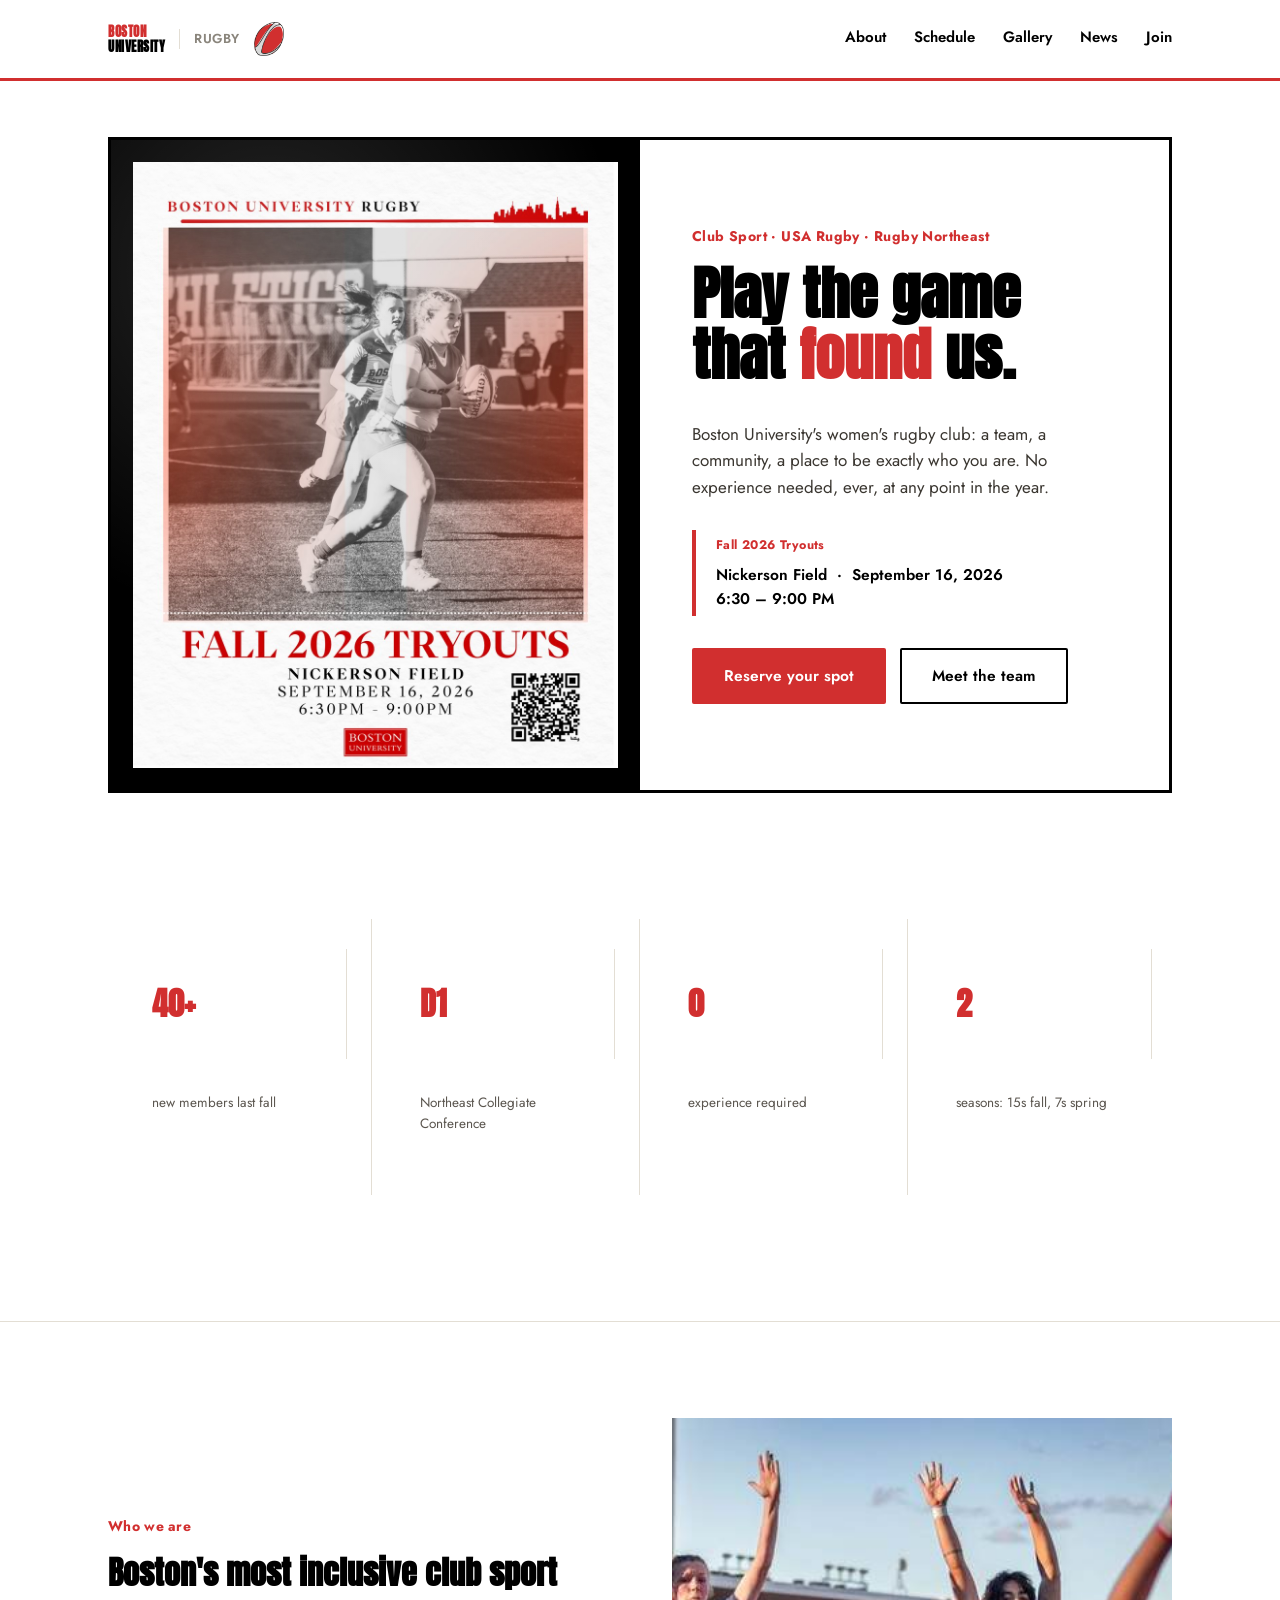
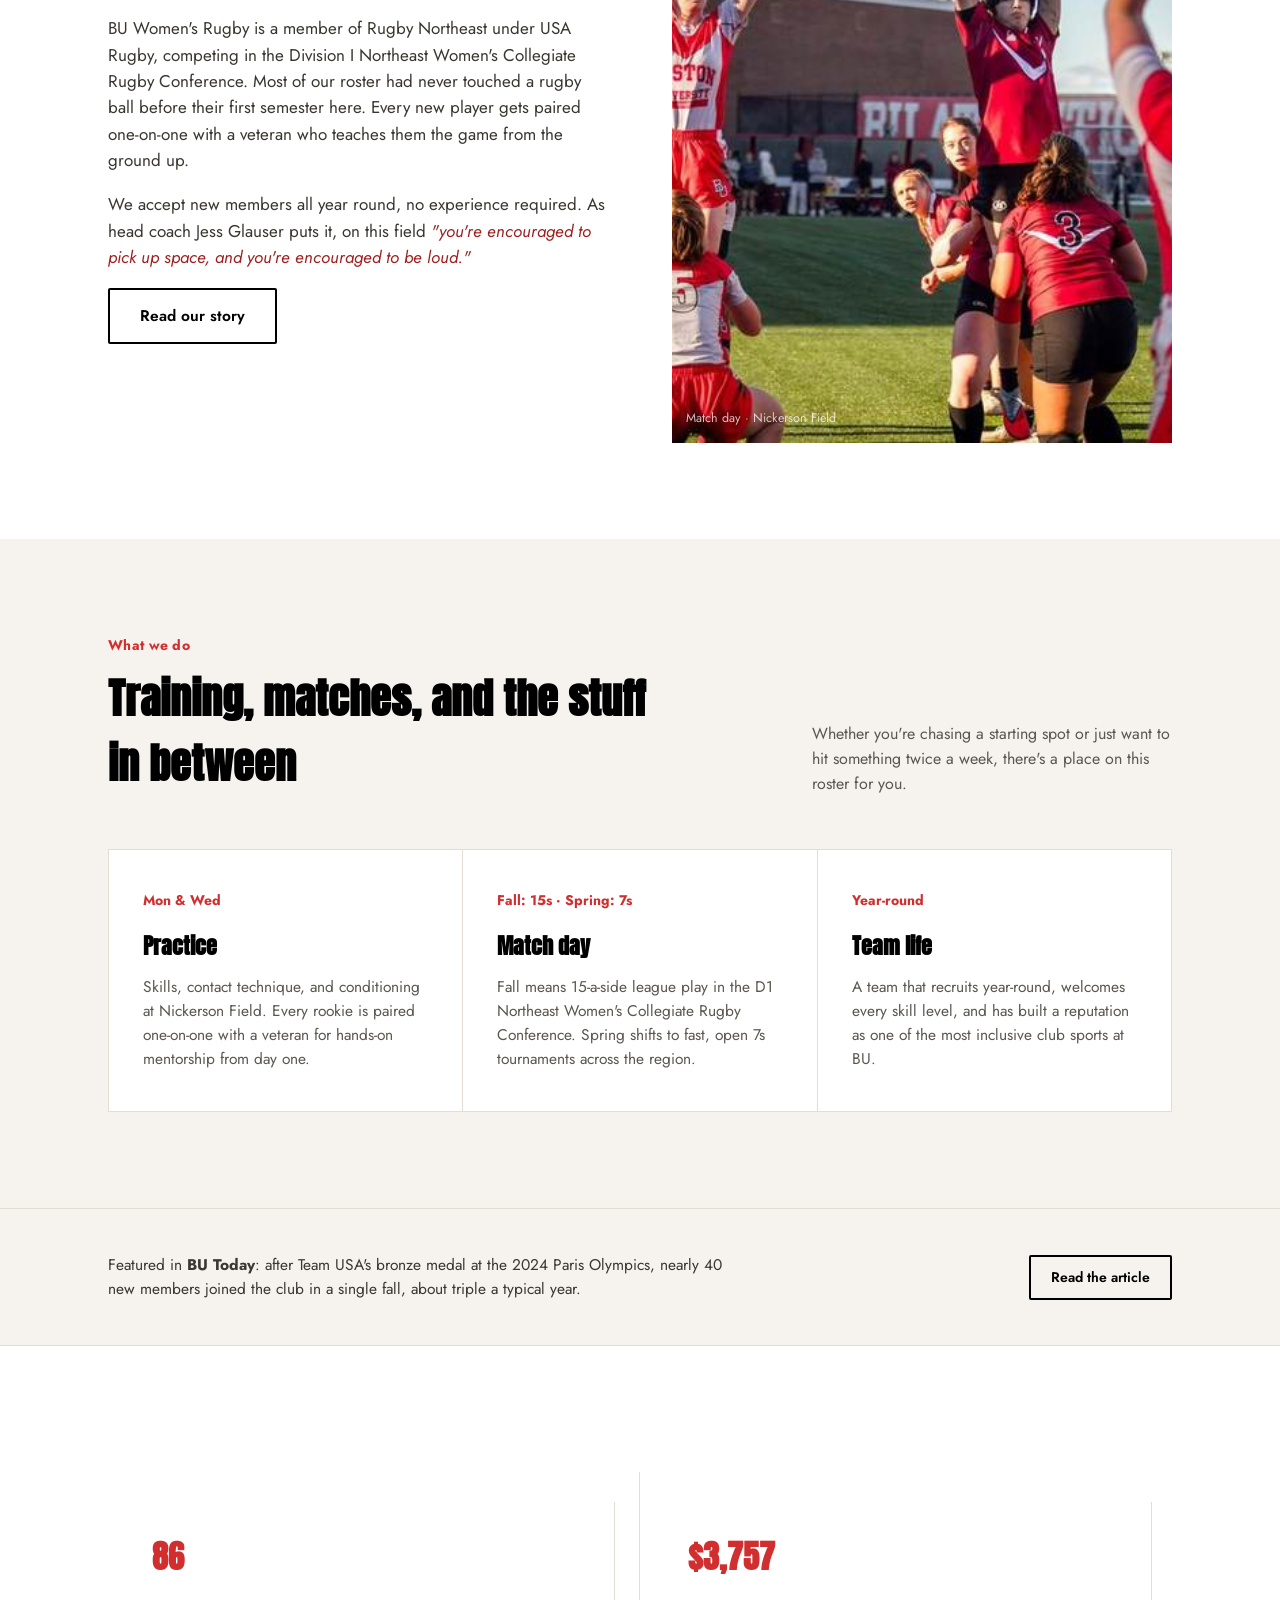
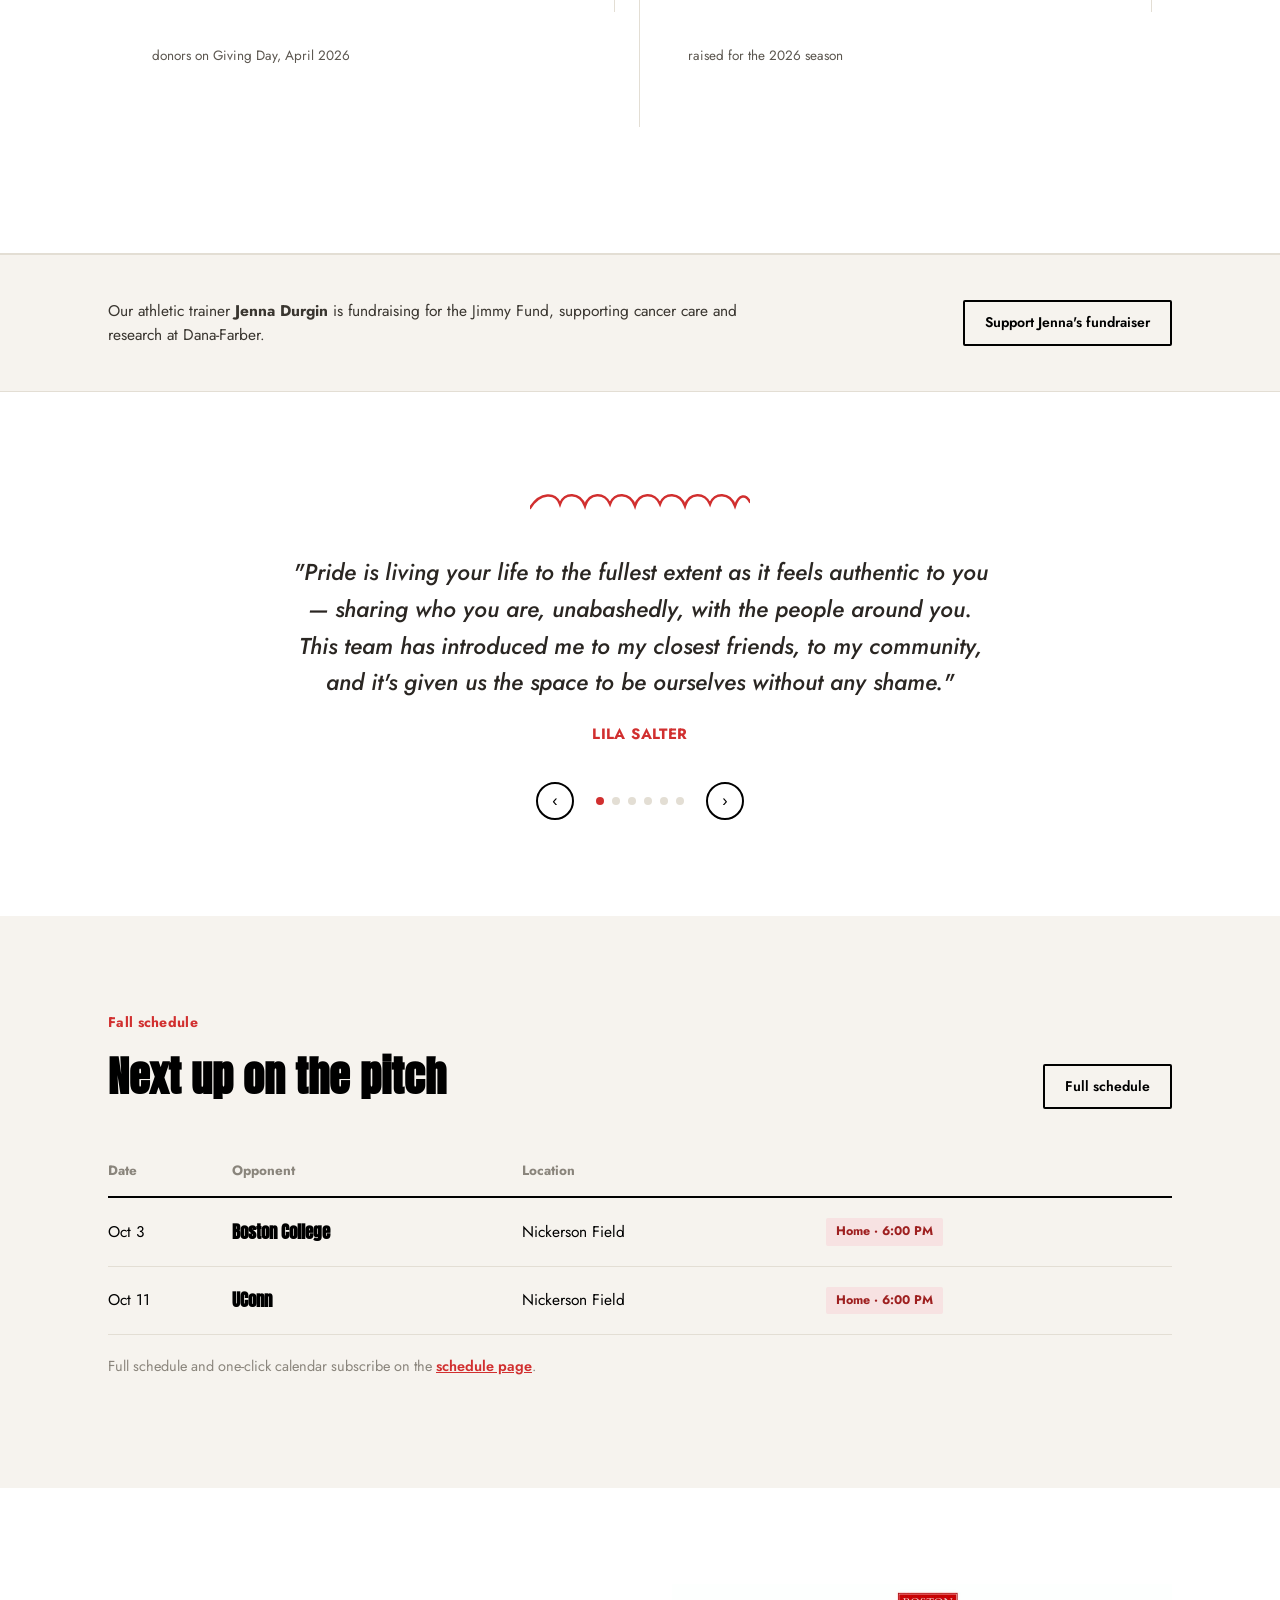
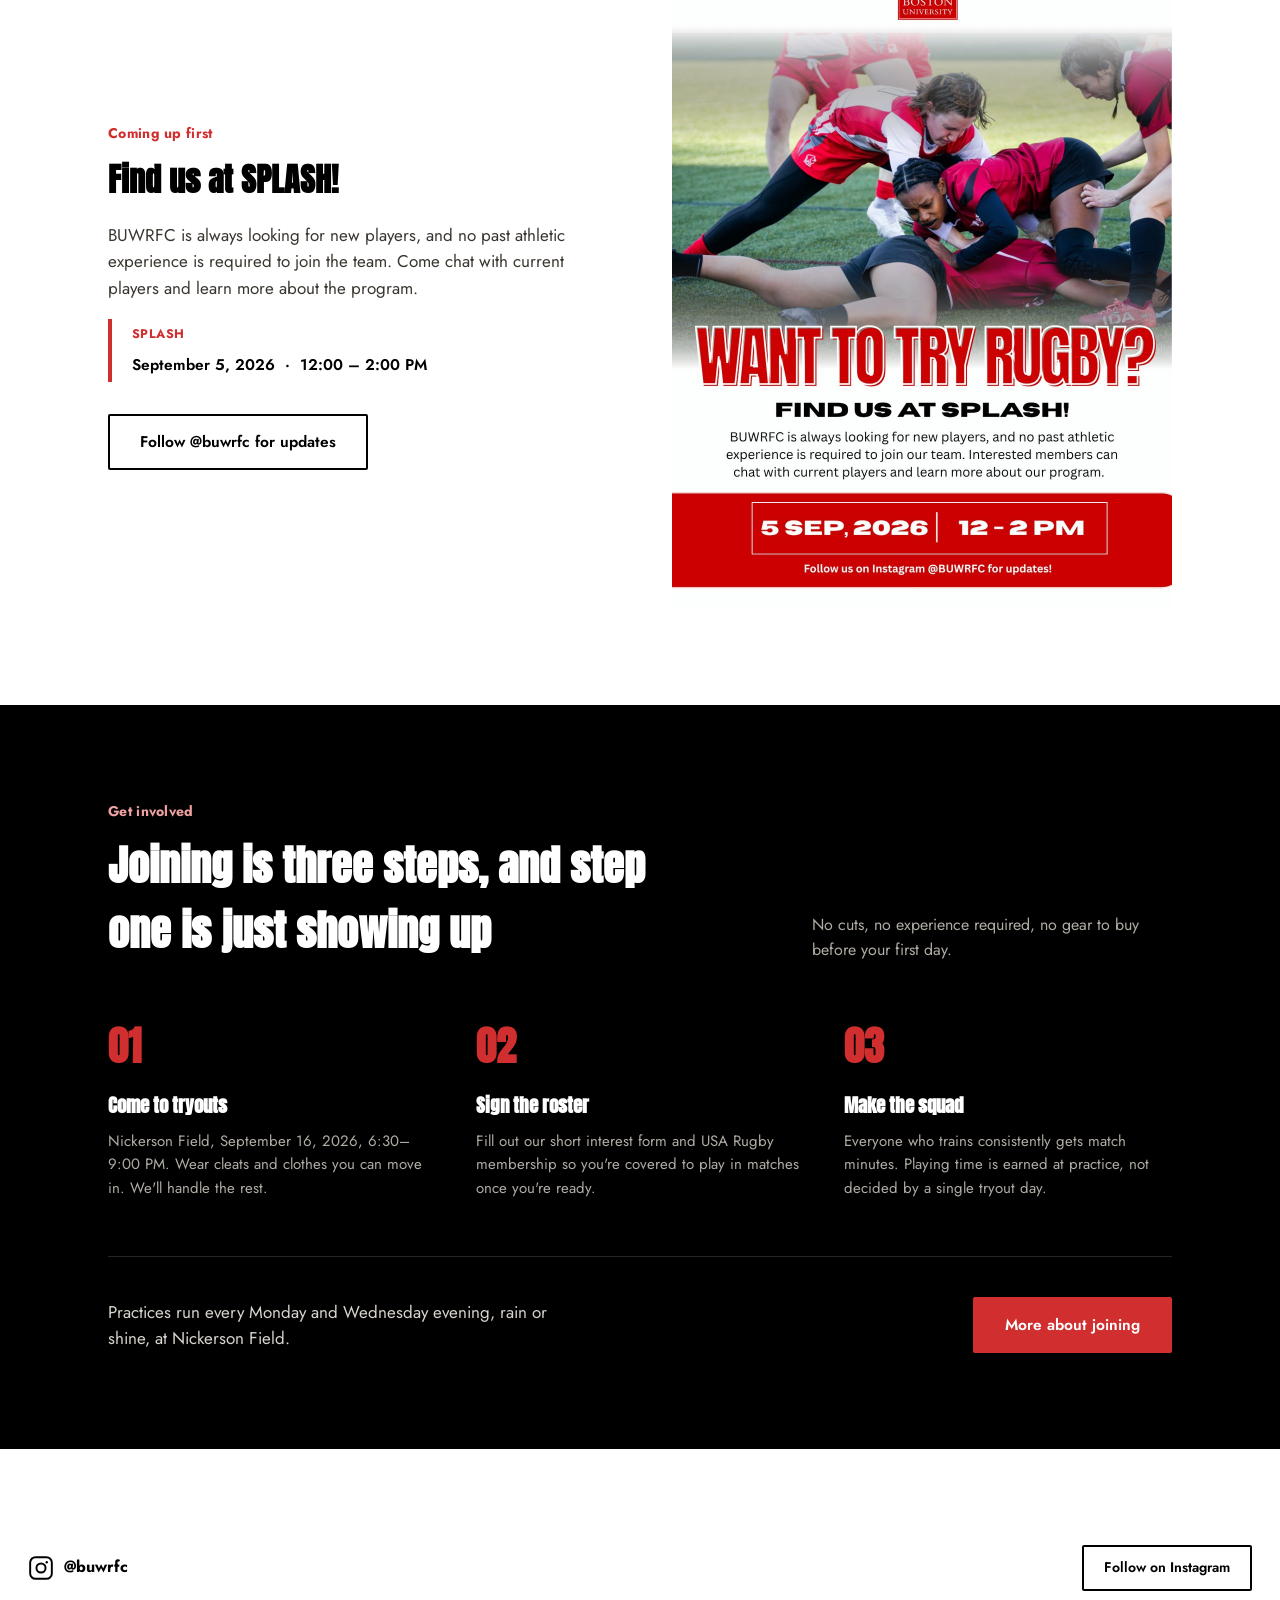
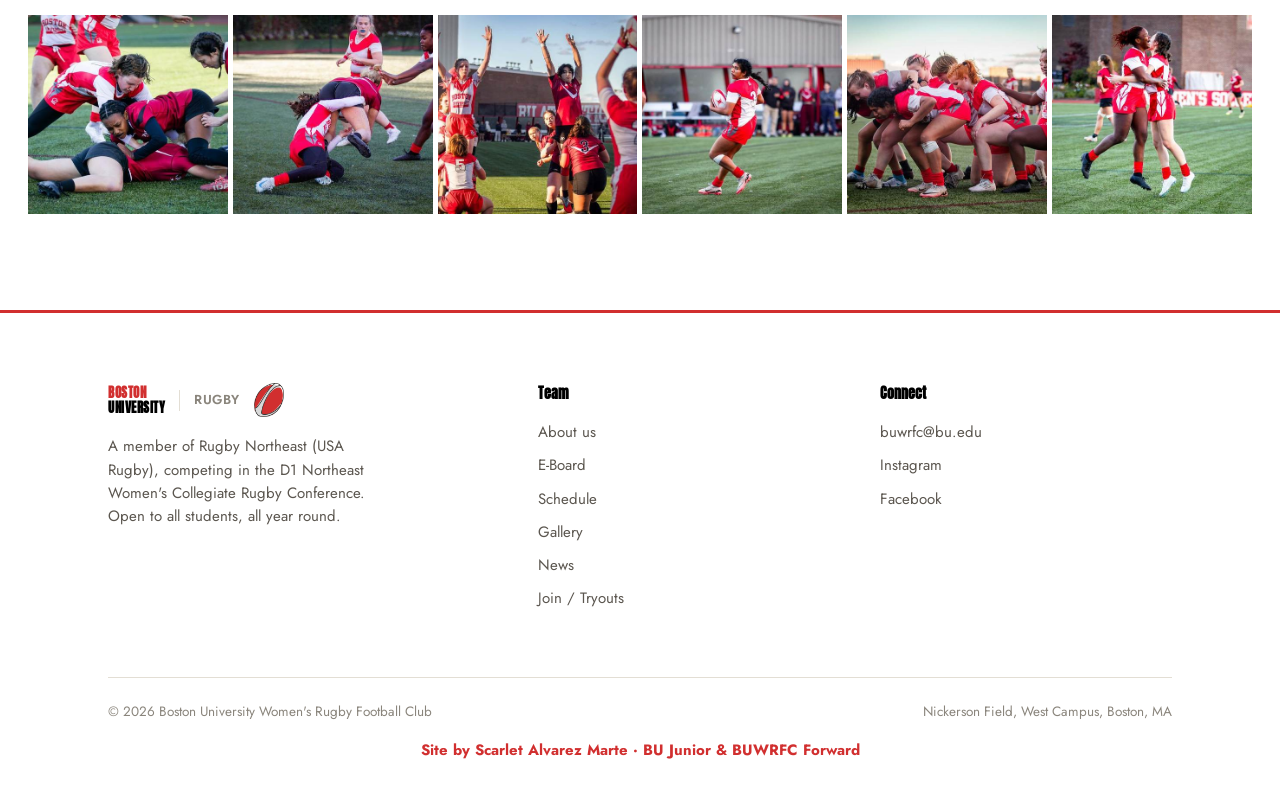
<file: index.html>
<!DOCTYPE html>
<html lang="en">
<head>
<meta charset="UTF-8">
<meta name="viewport" content="width=device-width, initial-scale=1.0">
<meta name="theme-color" content="#D12F2F">
<title>Boston University Women's Rugby</title>
<meta name="description" content="Boston University's women's rugby club, D1 Northeast Collegiate Rugby Conference. No experience needed, ever, at any point in the year.">
<link rel="preconnect" href="https://fonts.googleapis.com">
<link rel="preconnect" href="https://fonts.gstatic.com" crossorigin>
<link href="https://fonts.googleapis.com/css2?family=Anton&family=Jost:ital,wght@0,400;0,500;0,600;0,700;1,400;1,500&display=swap" rel="stylesheet">
<link rel="icon" type="image/png" href="images/brand/favicon.png">
<link rel="preload" as="image" href="images/flyers/fall-2026-tryouts.jpg">
<link rel="stylesheet" href="css/styles.css">
</head>
<body>

<a href="#main" class="skip-link">Skip to content</a>

<header>
  <nav class="wrap">
    <a href="index.html" class="wordmark">
      <span class="type"><span class="l1">BOSTON</span><span class="l2">UNIVERSITY</span></span>
      <span class="rugby">RUGBY</span>
      <img src="images/brand/logo.png" class="logo-mark" alt="">
    </a>
    <button class="nav-toggle" aria-label="Toggle menu" aria-expanded="false">&#9776;</button>
    <div class="nav-links">
      <a href="about.html">About</a>
      <a href="schedule.html">Schedule</a>
      <a href="gallery.html">Gallery</a>
      <a href="news.html">News</a>
      <a href="join.html">Join</a>
    </div>
  </nav>
</header>

<main id="main">

<section class="hero">
  <div class="wrap">
    <div class="poster">
      <div class="poster-photo" style="background:var(--ink);display:flex;align-items:center;justify-content:center;padding:22px;">
        <img src="images/flyers/fall-2026-tryouts.jpg" alt="Fall 2026 Tryouts flyer — Nickerson Field, September 16, 2026, 6:30–9:00 PM" style="width:100%;height:100%;object-fit:contain;" fetchpriority="high" decoding="async">
      </div>
      <div class="poster-copy">
        <div class="eyebrow">Club Sport &middot; USA Rugby &middot; Rugby Northeast</div>
        <h1>Play the game that <em>found</em> us.</h1>
        <p class="lede">Boston University's women's rugby club: a team, a community, a place to be exactly who you are. No experience needed, ever, at any point in the year.</p>
        <div class="tryout-box">
          <div class="tt">Fall 2026 Tryouts</div>
          <div class="dd">Nickerson Field &nbsp;&middot;&nbsp; September 16, 2026<br>6:30 – 9:00 PM</div>
        </div>
        <div class="hero-actions">
          <a href="https://docs.google.com/forms/d/e/1FAIpQLSetIzswO61RPO-DrUgRH1f7dVWN2hSFOVGSuI70FwOwYaRfzw/viewform?pli=1" target="_blank" rel="noopener" class="btn btn-solid">Reserve your spot</a>
          <a href="about.html" class="btn btn-outline">Meet the team</a>
        </div>
      </div>
    </div>
  </div>
</section>

<section class="stats">
  <div class="wrap">
    <div><div class="num">40+</div><div class="lbl">new members last fall</div></div>
    <div><div class="num">D1</div><div class="lbl">Northeast Collegiate Conference</div></div>
    <div><div class="num">0</div><div class="lbl">experience required</div></div>
    <div><div class="num">2</div><div class="lbl">seasons: 15s fall, 7s spring</div></div>
  </div>
</section>

<section id="about" data-reveal>
  <div class="wrap about-grid">
    <div class="about-copy">
      <div class="kicker">Who we are</div>
      <h2 style="font-size:32px;margin-bottom:18px;font-weight:700;">Boston's most inclusive club sport</h2>
      <p>BU Women's Rugby is a member of Rugby Northeast under USA Rugby, competing in the Division I Northeast Women's Collegiate Rugby Conference. Most of our roster had never touched a rugby ball before their first semester here. Every new player gets paired one-on-one with a veteran who teaches them the game from the ground up.</p>
      <p>We accept new members all year round, no experience required. As head coach Jess Glauser puts it, on this field <span class="quote-inline">"you're encouraged to pick up space, and you're encouraged to be loud."</span></p>
      <a href="about.html" class="btn btn-outline">Read our story</a>
    </div>
    <div class="about-photo">
      <img src="images/gallery/action-5735.jpg" alt="BU Women's Rugby players competing at a ruck" loading="lazy" decoding="async">
      <div class="cap">Match day &middot; Nickerson Field</div>
    </div>
  </div>
</section>

<section id="program" style="background:var(--bone);" data-reveal>
  <div class="wrap">
    <div class="section-head">
      <div>
        <div class="kicker">What we do</div>
        <h2>Training, matches, and the stuff in between</h2>
      </div>
      <p>Whether you're chasing a starting spot or just want to hit something twice a week, there's a place on this roster for you.</p>
    </div>
    <div class="pillars">
      <div class="pillar">
        <div class="idx">Mon &amp; Wed</div>
        <h3>Practice</h3>
        <p>Skills, contact technique, and conditioning at Nickerson Field. Every rookie is paired one-on-one with a veteran for hands-on mentorship from day one.</p>
      </div>
      <div class="pillar">
        <div class="idx">Fall: 15s &middot; Spring: 7s</div>
        <h3>Match day</h3>
        <p>Fall means 15-a-side league play in the D1 Northeast Women's Collegiate Rugby Conference. Spring shifts to fast, open 7s tournaments across the region.</p>
      </div>
      <div class="pillar">
        <div class="idx">Year-round</div>
        <h3>Team life</h3>
        <p>A team that recruits year-round, welcomes every skill level, and has built a reputation as one of the most inclusive club sports at BU.</p>
      </div>
    </div>
  </div>
</section>

<section class="press-strip">
  <div class="wrap">
    <p>
      Featured in <strong>BU Today</strong>: after Team USA's bronze medal at the 2024 Paris Olympics, nearly 40 new members joined the club in a single fall, about triple a typical year.
    </p>
    <a href="https://www.bu.edu/articles/2024/womens-rugby-club-popularity-soars/" target="_blank" rel="noopener" class="btn btn-outline btn-sm">Read the article</a>
  </div>
</section>

<section class="stats">
  <div class="wrap" style="grid-template-columns:repeat(2,1fr);">
    <div><div class="num">86</div><div class="lbl">donors on Giving Day, April 2026</div></div>
    <div><div class="num">$3,757</div><div class="lbl">raised for the 2026 season</div></div>
  </div>
</section>

<section class="press-strip">
  <div class="wrap">
    <p>
      Our athletic trainer <strong>Jenna Durgin</strong> is fundraising for the Jimmy Fund, supporting cancer care and research at Dana-Farber.
    </p>
    <a href="https://danafarber.jimmyfund.org/site/TR?px=2903320&pg=personal&fr_id=2651" target="_blank" rel="noopener" class="btn btn-outline btn-sm">Support Jenna's fundraiser</a>
  </div>
</section>

<section class="testimonials" data-reveal>
  <div class="wrap">
    <svg class="hearts" width="220" height="30" viewBox="0 0 220 30" fill="none" aria-hidden="true">
      <path d="M0 20 C10 4, 26 4, 30 16 C34 4, 50 4, 55 18 C59 4, 75 4, 80 16 C84 4, 100 4, 105 18 C109 4, 125 4, 130 16 C134 4, 150 4, 155 18 C159 4, 175 4, 180 16 C184 4, 200 4, 205 18 C209 6, 216 6, 220 14"
        stroke="var(--scarlet)" stroke-width="2.5" fill="none" stroke-linecap="round"/>
    </svg>

    <div class="t-slide active" data-slide="0">
      <blockquote>"Pride is living your life to the fullest extent as it feels authentic to you — sharing who you are, unabashedly, with the people around you. This team has introduced me to my closest friends, to my community, and it's given us the space to be ourselves without any shame."</blockquote>
      <div class="att">LILA SALTER</div>
    </div>
    <div class="t-slide" data-slide="1">
      <blockquote>"Pride is something that is very important to me and to our team. It connects many of us together and creates an amazing community on and off the field that I'm proud to be a part of!"</blockquote>
      <div class="att">TARA MOORE</div>
    </div>
    <div class="t-slide" data-slide="2">
      <blockquote>"Rugby reminded me why I loved playing team sports. I've been introduced to a family full of the funniest, kindest, and most hardworking people. Whenever you're feeling down, the girls at rugby will always have your back."</blockquote>
      <div class="att">VANESSA LUK<span class="cls">CGS '27</span></div>
    </div>
    <div class="t-slide" data-slide="3">
      <blockquote>"I played rugby in high school and I loved everything about it. When I joined the team here, I expected nothing less. We all get along so well, we're like one big family!"</blockquote>
      <div class="att">KIT HUMBARGER<span class="cls">CAS '29</span></div>
    </div>
    <div class="t-slide" data-slide="4">
      <blockquote>"My favorite thing about BUWRFC are the friendships I've built and the opportunity to compete in a sport that I love. This season I want to prioritize our growth, both as competitors and as a community."</blockquote>
      <div class="att">ARIANNA REGISTER<span class="cls">CAS '27</span></div>
    </div>
    <div class="t-slide" data-slide="5">
      <blockquote>"This team is amazing in so many ways — we never give up and are always there for each other. The welcoming environment made me want to join my freshman year, and it's the best decision I made!"</blockquote>
      <div class="att">ISABEL GORDON<span class="cls">CAS '27</span></div>
    </div>

    <div class="t-controls">
      <button class="t-arrow" id="t-prev" aria-label="Previous quote">&#8249;</button>
      <div class="t-dots" id="t-dots"></div>
      <button class="t-arrow" id="t-next" aria-label="Next quote">&#8250;</button>
    </div>
  </div>
</section>

<section style="background:var(--bone);" data-reveal>
  <div class="wrap">
    <div class="section-head">
      <div>
        <div class="kicker">Fall schedule</div>
        <h2>Next up on the pitch</h2>
      </div>
      <p><a href="schedule.html" class="btn btn-outline btn-sm">Full schedule</a></p>
    </div>
    <div class="table-scroll">
    <table class="schedule" style="width:100%;border-collapse:collapse;">
      <thead><tr><th style="text-align:left;font-weight:700;font-size:13.5px;color:var(--faint);padding:0 0 14px;border-bottom:2px solid var(--ink);">Date</th><th style="text-align:left;font-weight:700;font-size:13.5px;color:var(--faint);padding:0 0 14px;border-bottom:2px solid var(--ink);">Opponent</th><th style="text-align:left;font-weight:700;font-size:13.5px;color:var(--faint);padding:0 0 14px;border-bottom:2px solid var(--ink);">Location</th><th style="border-bottom:2px solid var(--ink);"></th></tr></thead>
      <tbody>
        <tr><td style="padding:20px 0;border-bottom:1px solid var(--line);font-size:15.5px;">Oct 3</td><td class="opp" style="padding:20px 0;border-bottom:1px solid var(--line);font-weight:700;font-size:17px;font-family:'Anton',sans-serif;">Boston College</td><td style="padding:20px 0;border-bottom:1px solid var(--line);font-size:15.5px;">Nickerson Field</td><td style="padding:20px 0;border-bottom:1px solid var(--line);"><span class="tag tag-home">Home &middot; 6:00 PM</span></td></tr>
        <tr><td style="padding:20px 0;border-bottom:1px solid var(--line);font-size:15.5px;">Oct 11</td><td class="opp" style="padding:20px 0;border-bottom:1px solid var(--line);font-weight:700;font-size:17px;font-family:'Anton',sans-serif;">UConn</td><td style="padding:20px 0;border-bottom:1px solid var(--line);font-size:15.5px;">Nickerson Field</td><td style="padding:20px 0;border-bottom:1px solid var(--line);"><span class="tag tag-home">Home &middot; 6:00 PM</span></td></tr>
      </tbody>
    </table>
    </div>
    <p class="schedule-note" style="margin-top:20px;">Full schedule and one-click calendar subscribe on the <a href="schedule.html" style="color:var(--scarlet);font-weight:600;">schedule page</a>.</p>
  </div>
</section>

<section data-reveal>
  <div class="wrap about-grid">
    <div class="about-copy">
      <div class="kicker">Coming up first</div>
      <h2 style="font-size:32px;margin-bottom:18px;font-weight:700;">Find us at SPLASH!</h2>
      <p>BUWRFC is always looking for new players, and no past athletic experience is required to join the team. Come chat with current players and learn more about the program.</p>
      <div class="tryout-box">
        <div class="tt">SPLASH</div>
        <div class="dd">September 5, 2026 &nbsp;&middot;&nbsp; 12:00 – 2:00 PM</div>
      </div>
      <a href="https://www.instagram.com/buwrfc/" target="_blank" rel="noopener" class="btn btn-outline">Follow @buwrfc for updates</a>
    </div>
    <div class="about-photo" style="aspect-ratio:4/5;">
      <img src="images/flyers/splash-2026.jpg" alt="Want to try rugby? Find us at SPLASH! — September 5, 2026, 12–2 PM" style="object-position:top;" loading="lazy" decoding="async">
    </div>
  </div>
</section>

<section class="join" id="tryouts" data-reveal>
  <div class="wrap">
    <div class="section-head">
      <div>
        <div class="kicker" style="color:var(--scarlet-light);">Get involved</div>
        <h2>Joining is three steps, and step one is just showing up</h2>
      </div>
      <p>No cuts, no experience required, no gear to buy before your first day.</p>
    </div>
    <div class="steps">
      <div class="step">
        <div class="num">01</div>
        <h3>Come to tryouts</h3>
        <p>Nickerson Field, September 16, 2026, 6:30–9:00 PM. Wear cleats and clothes you can move in. We'll handle the rest.</p>
      </div>
      <div class="step">
        <div class="num">02</div>
        <h3>Sign the roster</h3>
        <p>Fill out our short interest form and USA Rugby membership so you're covered to play in matches once you're ready.</p>
      </div>
      <div class="step">
        <div class="num">03</div>
        <h3>Make the squad</h3>
        <p>Everyone who trains consistently gets match minutes. Playing time is earned at practice, not decided by a single tryout day.</p>
      </div>
    </div>
    <div class="join-cta">
      <p>Practices run every Monday and Wednesday evening, rain or shine, at Nickerson Field.</p>
      <a href="join.html" class="btn btn-solid">More about joining</a>
    </div>
  </div>
</section>

<section data-reveal>
  <div class="wrap" style="max-width:100%;">
    <div class="insta-head">
      <div class="handle">
        <svg width="26" height="26" viewBox="0 0 24 24" fill="none" aria-hidden="true">
          <rect x="2" y="2" width="20" height="20" rx="5" stroke="var(--ink)" stroke-width="1.8"/>
          <circle cx="12" cy="12" r="4.2" stroke="var(--ink)" stroke-width="1.8"/>
          <circle cx="17.3" cy="6.7" r="1.1" fill="var(--ink)"/>
        </svg>
        @buwrfc
      </div>
      <a href="https://www.instagram.com/buwrfc/" target="_blank" rel="noopener" class="btn btn-outline btn-sm">Follow on Instagram</a>
    </div>
    <div class="insta-grid">
      <a class="insta-tile" href="https://www.instagram.com/buwrfc/" target="_blank" rel="noopener"><img src="images/gallery/action-4952.jpg" alt="BU Women's Rugby on Instagram" loading="lazy"><span class="overlay">&#9825;</span></a>
      <a class="insta-tile" href="https://www.instagram.com/buwrfc/" target="_blank" rel="noopener"><img src="images/gallery/action-5188.jpg" alt="BU Women's Rugby on Instagram" loading="lazy"><span class="overlay">&#9825;</span></a>
      <a class="insta-tile" href="https://www.instagram.com/buwrfc/" target="_blank" rel="noopener"><img src="images/gallery/action-5735.jpg" alt="BU Women's Rugby on Instagram" loading="lazy"><span class="overlay">&#9825;</span></a>
      <a class="insta-tile" href="https://www.instagram.com/buwrfc/" target="_blank" rel="noopener"><img src="images/gallery/action-6434.jpg" alt="BU Women's Rugby on Instagram" loading="lazy"><span class="overlay">&#9825;</span></a>
      <a class="insta-tile" href="https://www.instagram.com/buwrfc/" target="_blank" rel="noopener"><img src="images/gallery/action-6609.jpg" alt="BU Women's Rugby on Instagram" loading="lazy"><span class="overlay">&#9825;</span></a>
      <a class="insta-tile" href="https://www.instagram.com/buwrfc/" target="_blank" rel="noopener"><img src="images/gallery/action-6727.jpg" alt="BU Women's Rugby on Instagram" loading="lazy"><span class="overlay">&#9825;</span></a>
    </div>
  </div>
</section>

</main>

<footer>
  <div class="wrap">
    <div class="foot-grid">
      <div class="foot-brand">
        <a href="index.html" class="wordmark">
          <span class="type"><span class="l1">BOSTON</span><span class="l2">UNIVERSITY</span></span>
          <span class="rugby">RUGBY</span>
          <img src="images/brand/logo.png" class="logo-mark" alt="">
        </a>
        <p>A member of Rugby Northeast (USA Rugby), competing in the D1 Northeast Women's Collegiate Rugby Conference. Open to all students, all year round.</p>
      </div>
      <div class="foot-col">
        <h4>Team</h4>
        <a href="about.html">About us</a>
        <a href="about.html#eboard">E-Board</a>
        <a href="schedule.html">Schedule</a>
        <a href="gallery.html">Gallery</a>
        <a href="news.html">News</a>
        <a href="join.html">Join / Tryouts</a>
      </div>
      <div class="foot-col">
        <h4>Connect</h4>
        <a href="mailto:buwrfc@bu.edu">buwrfc@bu.edu</a>
        <a href="https://www.instagram.com/buwrfc/" target="_blank" rel="noopener">Instagram</a>
        <a href="https://www.facebook.com/bostonuniversitywrfc" target="_blank" rel="noopener">Facebook</a>
      </div>
    </div>
    <div class="foot-bottom">
      <span>&copy; 2026 Boston University Women's Rugby Football Club</span>
      <span>Nickerson Field, West Campus, Boston, MA</span>
    </div>
    <div class="site-credit">Site by Scarlet Alvarez Marte &middot; BU Junior &amp; BUWRFC Forward</div>
  </div>
</footer>

<script src="js/main.js"></script>
</body>
</html>
</file>
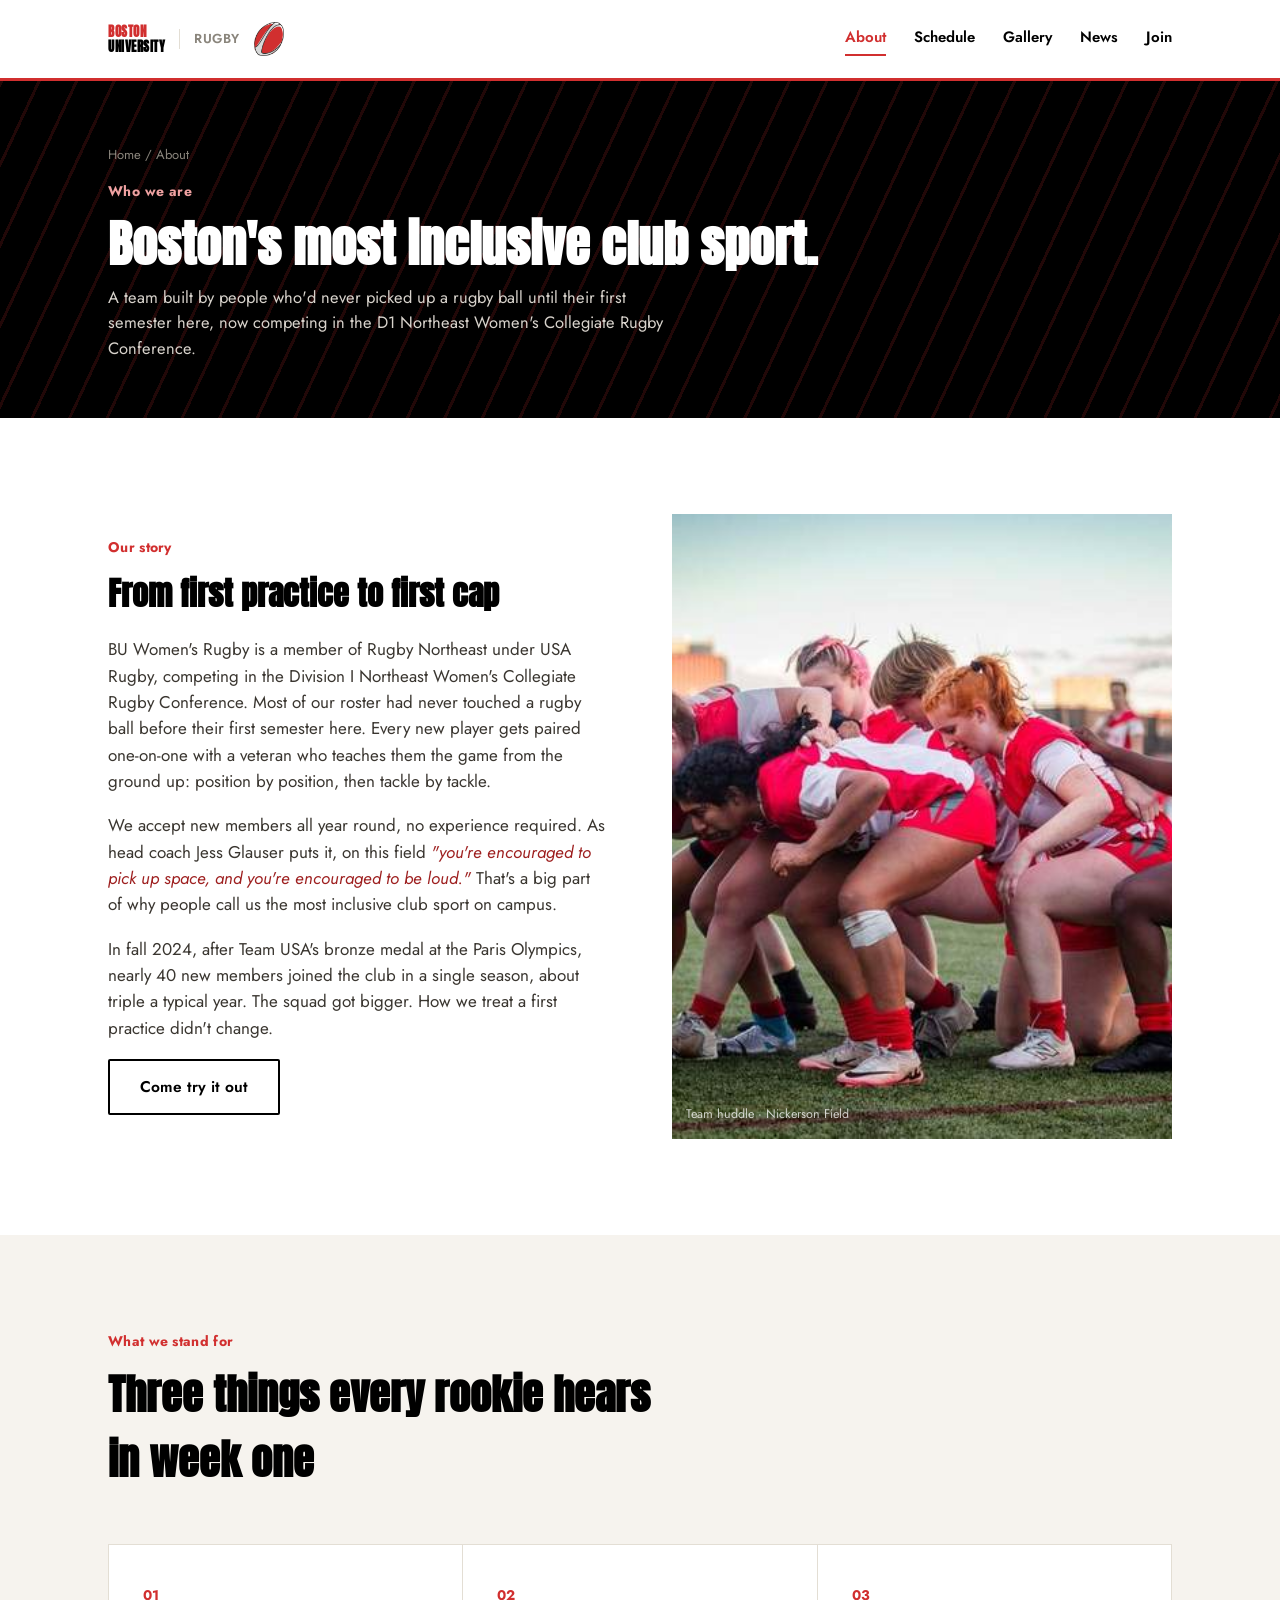
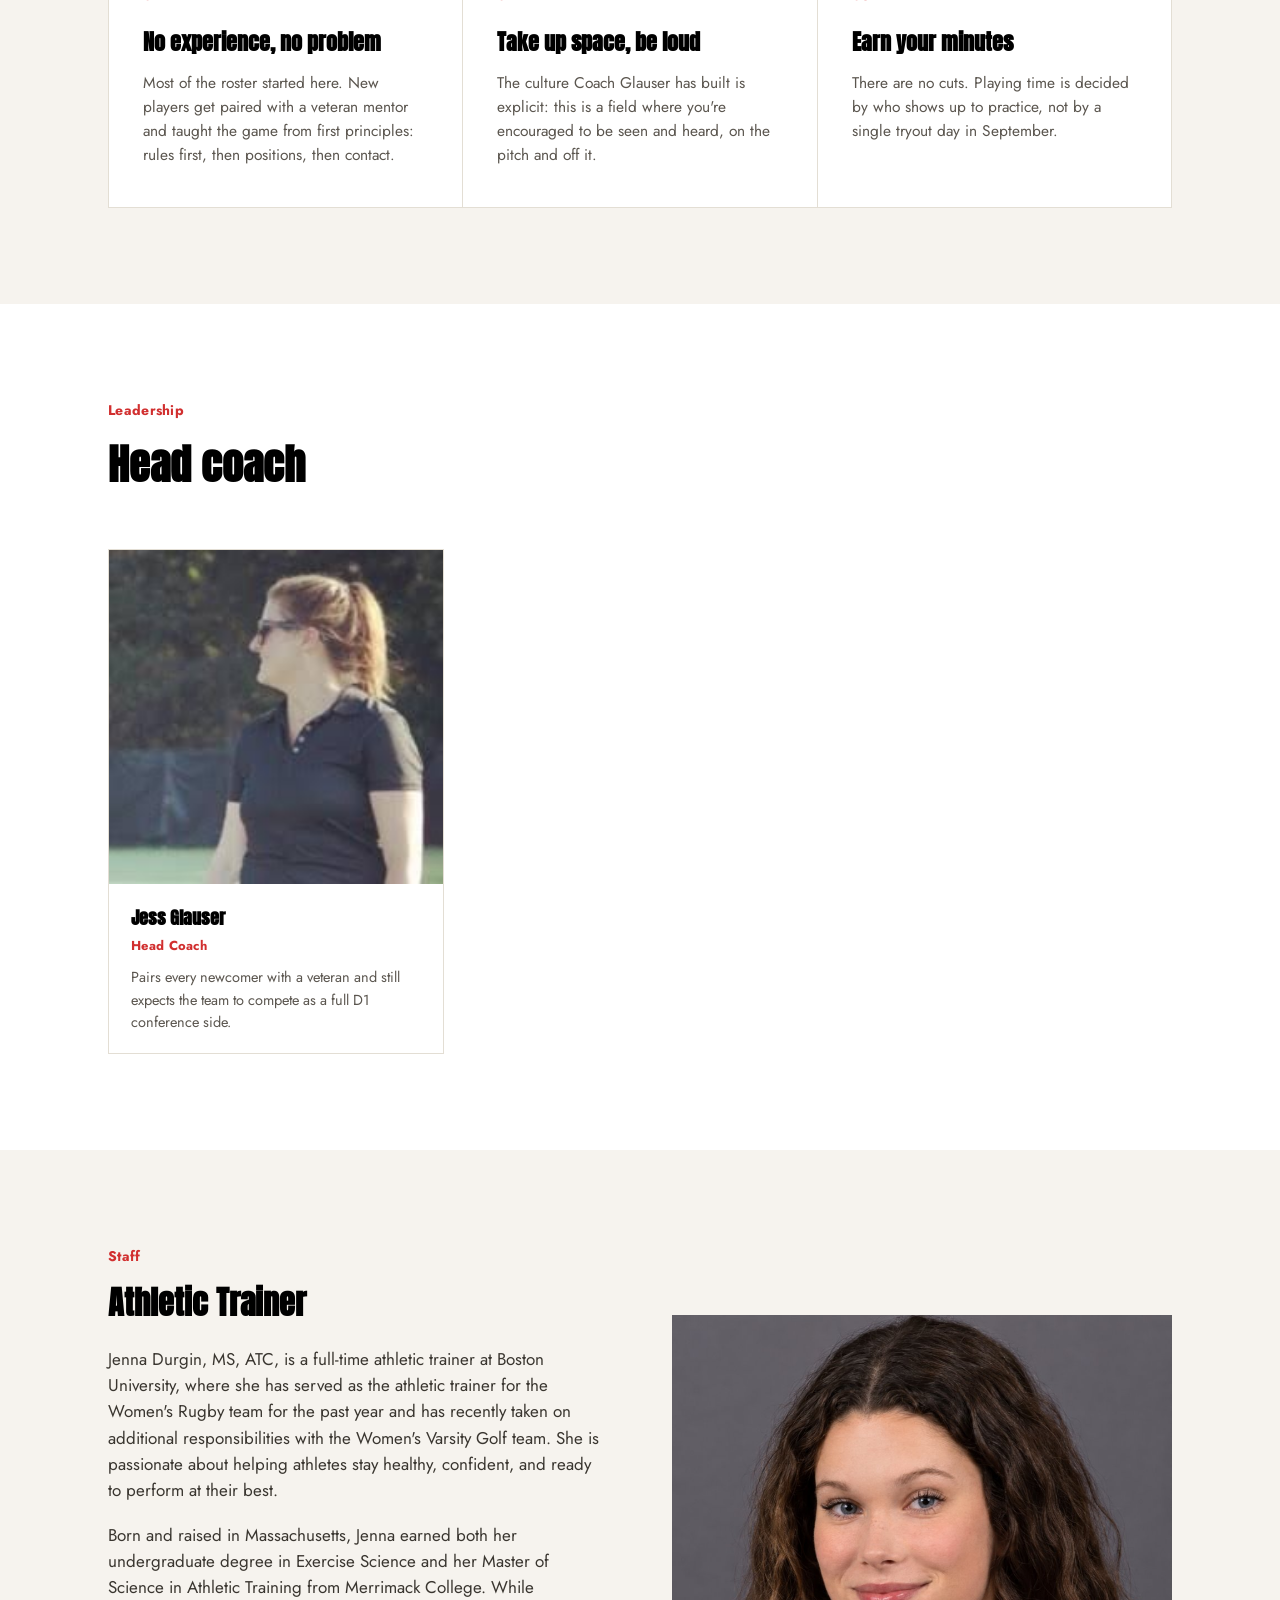
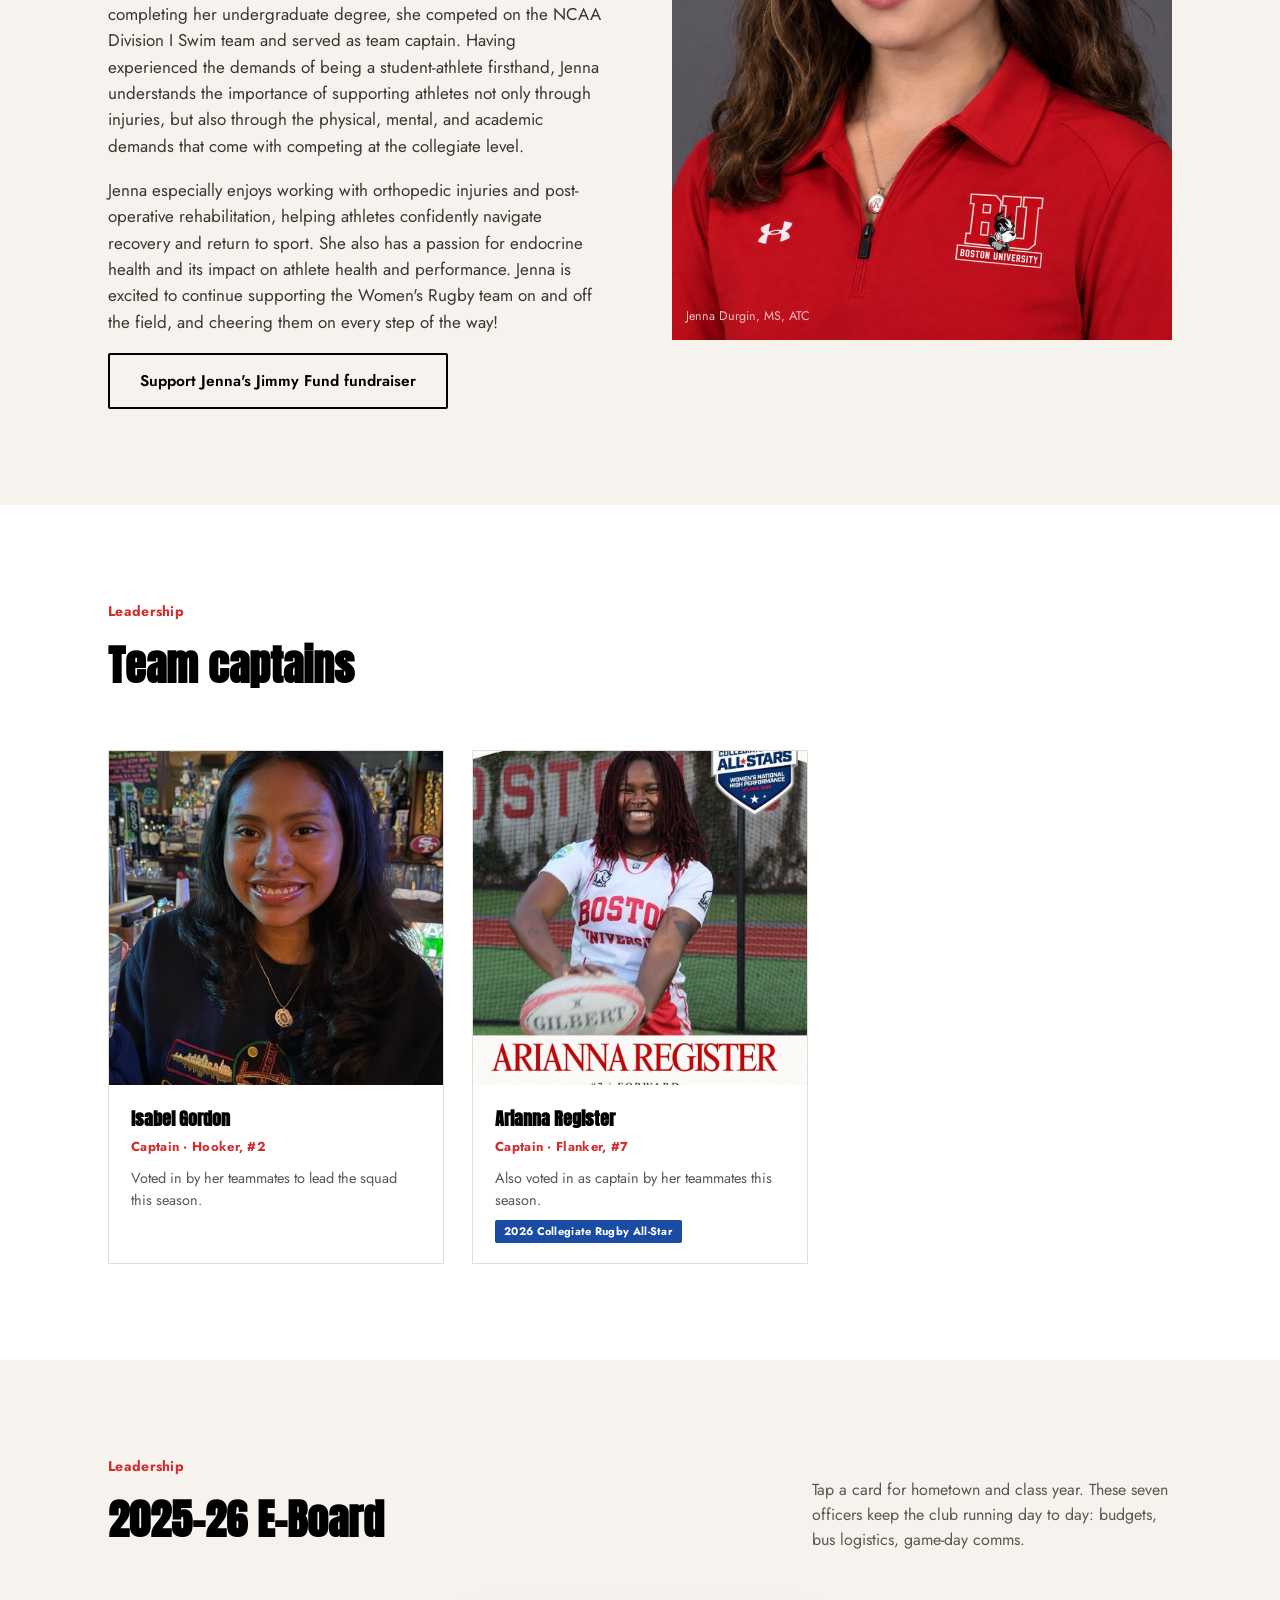
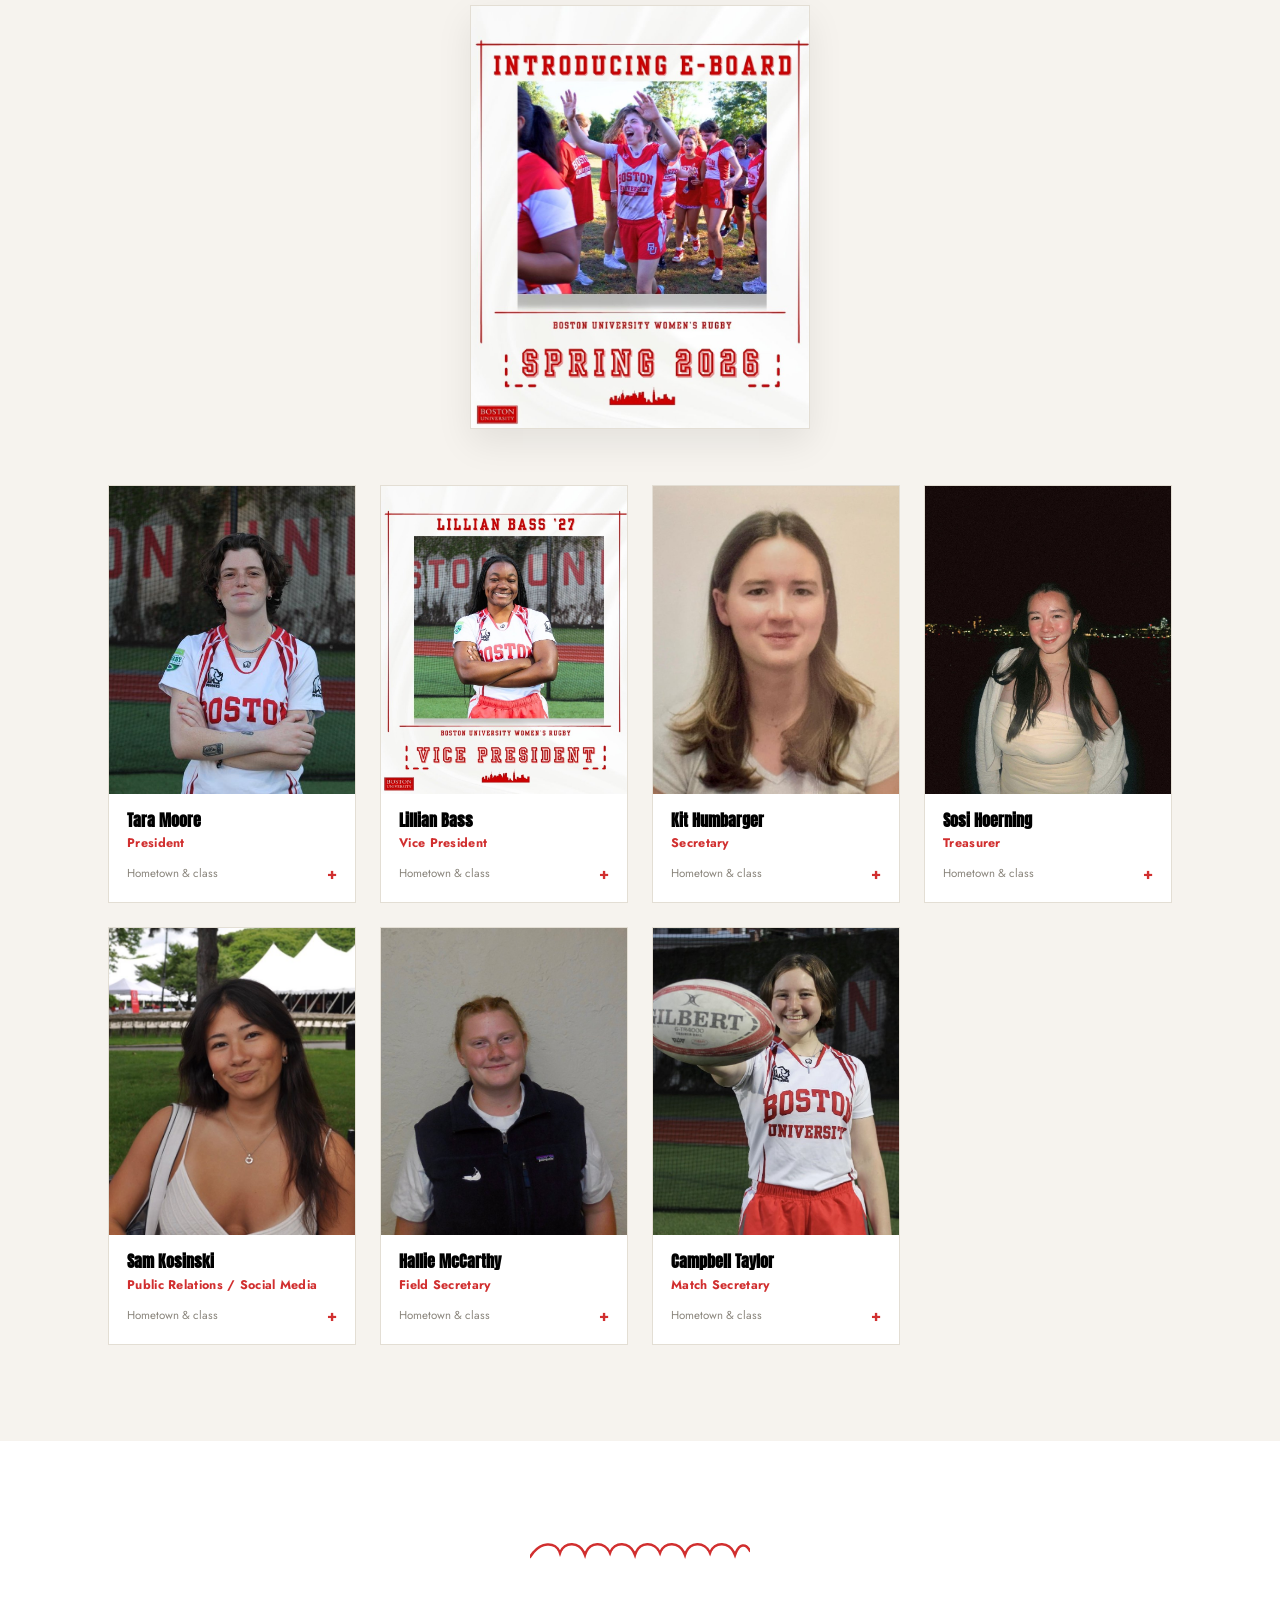
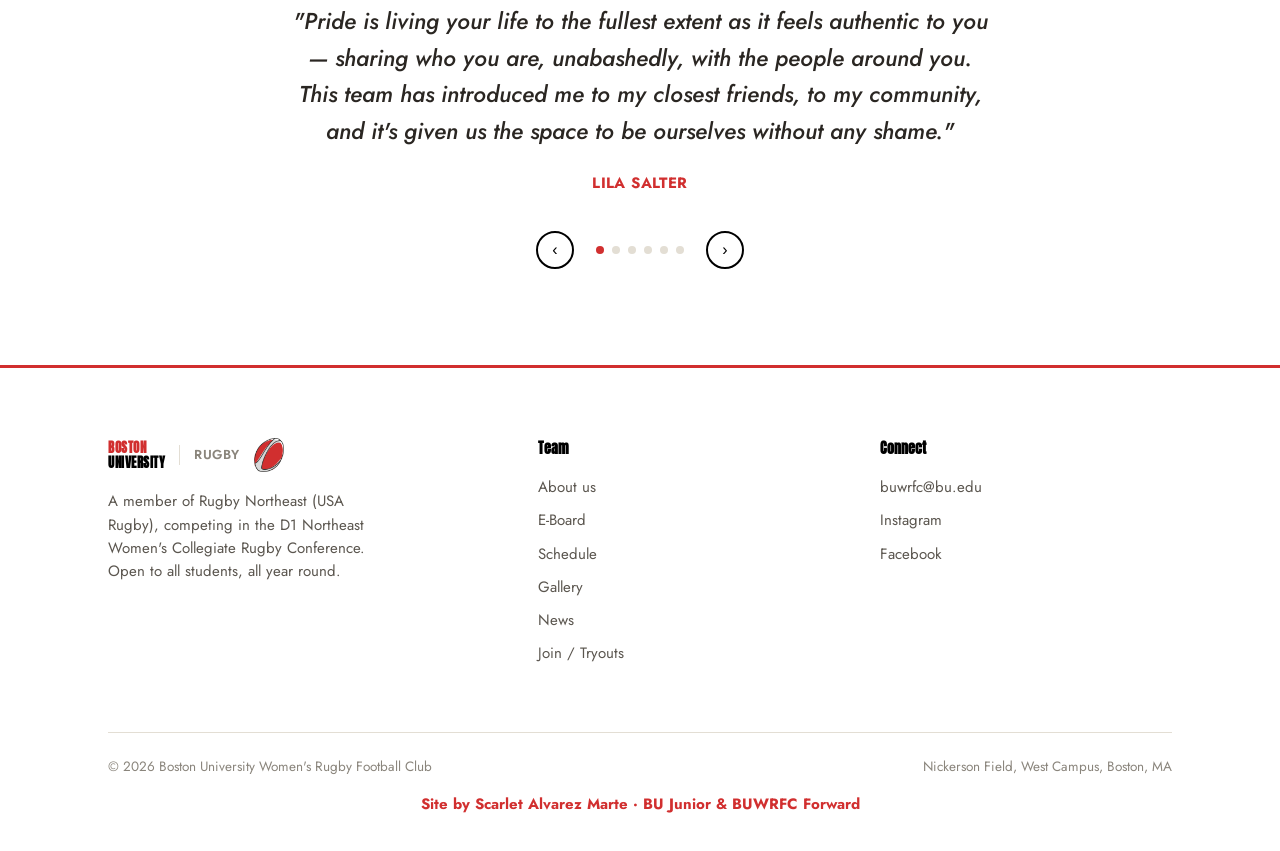
<file: about.html>
<!DOCTYPE html>
<html lang="en">
<head>
<meta charset="UTF-8">
<meta name="viewport" content="width=device-width, initial-scale=1.0">
<meta name="theme-color" content="#D12F2F">
<title>About: Boston University Women's Rugby</title>
<meta name="description" content="BU Women's Rugby is a member of Rugby Northeast, USA Rugby, competing in the D1 Northeast Women's Collegiate Rugby Conference. No experience required, ever.">
<link rel="preconnect" href="https://fonts.googleapis.com">
<link rel="preconnect" href="https://fonts.gstatic.com" crossorigin>
<link href="https://fonts.googleapis.com/css2?family=Anton&family=Jost:ital,wght@0,400;0,500;0,600;0,700;1,400;1,500&display=swap" rel="stylesheet">
<link rel="icon" type="image/png" href="images/brand/favicon.png">
<link rel="stylesheet" href="css/styles.css">
</head>
<body>

<a href="#main" class="skip-link">Skip to content</a>

<header>
  <nav class="wrap">
    <a href="index.html" class="wordmark">
      <span class="type"><span class="l1">BOSTON</span><span class="l2">UNIVERSITY</span></span>
      <span class="rugby">RUGBY</span>
      <img src="images/brand/logo.png" class="logo-mark" alt="">
    </a>
    <button class="nav-toggle" aria-label="Toggle menu" aria-expanded="false">&#9776;</button>
    <div class="nav-links">
      <a href="about.html">About</a>
      <a href="schedule.html">Schedule</a>
      <a href="gallery.html">Gallery</a>
      <a href="news.html">News</a>
      <a href="join.html">Join</a>
    </div>
  </nav>
</header>

<main id="main">

<section class="page-hero">
  <div class="wrap">
    <div class="breadcrumb"><a href="index.html">Home</a> / About</div>
    <div class="kicker-inv">Who we are</div>
    <h1>Boston's most inclusive club sport.</h1>
    <p>A team built by people who'd never picked up a rugby ball until their first semester here, now competing in the D1 Northeast Women's Collegiate Rugby Conference.</p>
  </div>
</section>

<section data-reveal>
  <div class="wrap about-grid">
    <div class="about-copy">
      <div class="kicker">Our story</div>
      <h2 style="font-size:32px;margin-bottom:18px;font-weight:700;">From first practice to first cap</h2>
      <p>BU Women's Rugby is a member of Rugby Northeast under USA Rugby, competing in the Division I Northeast Women's Collegiate Rugby Conference. Most of our roster had never touched a rugby ball before their first semester here. Every new player gets paired one-on-one with a veteran who teaches them the game from the ground up: position by position, then tackle by tackle.</p>
      <p>We accept new members all year round, no experience required. As head coach Jess Glauser puts it, on this field <span class="quote-inline">"you're encouraged to pick up space, and you're encouraged to be loud."</span> That's a big part of why people call us the most inclusive club sport on campus.</p>
      <p>In fall 2024, after Team USA's bronze medal at the Paris Olympics, nearly 40 new members joined the club in a single season, about triple a typical year. The squad got bigger. How we treat a first practice didn't change.</p>
      <a href="join.html" class="btn btn-outline">Come try it out</a>
    </div>
    <div class="about-photo">
      <img src="images/gallery/action-6609.jpg" alt="BU Women's Rugby team huddled together on the pitch" loading="lazy" decoding="async">
      <div class="cap">Team huddle &middot; Nickerson Field</div>
    </div>
  </div>
</section>

<section style="background:var(--bone);" data-reveal>
  <div class="wrap">
    <div class="section-head">
      <div>
        <div class="kicker">What we stand for</div>
        <h2>Three things every rookie hears in week one</h2>
      </div>
    </div>
    <div class="pillars">
      <div class="pillar">
        <div class="idx">01</div>
        <h3>No experience, no problem</h3>
        <p>Most of the roster started here. New players get paired with a veteran mentor and taught the game from first principles: rules first, then positions, then contact.</p>
      </div>
      <div class="pillar">
        <div class="idx">02</div>
        <h3>Take up space, be loud</h3>
        <p>The culture Coach Glauser has built is explicit: this is a field where you're encouraged to be seen and heard, on the pitch and off it.</p>
      </div>
      <div class="pillar">
        <div class="idx">03</div>
        <h3>Earn your minutes</h3>
        <p>There are no cuts. Playing time is decided by who shows up to practice, not by a single tryout day in September.</p>
      </div>
    </div>
  </div>
</section>

<section data-reveal>
  <div class="wrap">
    <div class="section-head">
      <div>
        <div class="kicker">Leadership</div>
        <h2>Head coach</h2>
      </div>
    </div>
    <div class="coaches-grid">
      <div class="coach-card">
        <div class="coach-photo">
          <img src="images/eboard/jess-glauser.jpg" alt="Jess Glauser, Head Coach" loading="lazy" decoding="async">
        </div>
        <div class="coach-body">
          <h4>Jess Glauser</h4>
          <div class="role">Head Coach</div>
          <p>Pairs every newcomer with a veteran and still expects the team to compete as a full D1 conference side.</p>
        </div>
      </div>
    </div>
  </div>
</section>

<section style="background:var(--bone);" data-reveal>
  <div class="wrap about-grid">
    <div class="about-copy">
      <div class="kicker">Staff</div>
      <h2 style="font-size:32px;margin-bottom:18px;font-weight:700;">Athletic Trainer</h2>
      <p>Jenna Durgin, MS, ATC, is a full-time athletic trainer at Boston University, where she has served as the athletic trainer for the Women's Rugby team for the past year and has recently taken on additional responsibilities with the Women's Varsity Golf team. She is passionate about helping athletes stay healthy, confident, and ready to perform at their best.</p>
      <p>Born and raised in Massachusetts, Jenna earned both her undergraduate degree in Exercise Science and her Master of Science in Athletic Training from Merrimack College. While completing her undergraduate degree, she competed on the NCAA Division I Swim team and served as team captain. Having experienced the demands of being a student-athlete firsthand, Jenna understands the importance of supporting athletes not only through injuries, but also through the physical, mental, and academic demands that come with competing at the collegiate level.</p>
      <p>Jenna especially enjoys working with orthopedic injuries and post-operative rehabilitation, helping athletes confidently navigate recovery and return to sport. She also has a passion for endocrine health and its impact on athlete health and performance. Jenna is excited to continue supporting the Women's Rugby team on and off the field, and cheering them on every step of the way!</p>
      <a href="https://danafarber.jimmyfund.org/site/TR?px=2903320&pg=personal&fr_id=2651" target="_blank" rel="noopener" class="btn btn-outline">Support Jenna's Jimmy Fund fundraiser</a>
    </div>
    <div class="about-photo">
      <img src="images/eboard/jenna-durgin.jpg" alt="Jenna Durgin, MS, ATC, Athletic Trainer" loading="lazy" decoding="async">
      <div class="cap">Jenna Durgin, MS, ATC</div>
    </div>
  </div>
</section>

<section data-reveal>
  <div class="wrap">
    <div class="section-head">
      <div>
        <div class="kicker">Leadership</div>
        <h2>Team captains</h2>
      </div>
    </div>
    <div class="coaches-grid">
      <div class="coach-card">
        <div class="coach-photo">
          <img src="images/eboard/isabel-gordon-headshot.jpg" alt="Isabel Gordon, Captain" loading="lazy" decoding="async">
        </div>
        <div class="coach-body">
          <h4>Isabel Gordon</h4>
          <div class="role">Captain &middot; Hooker, #2</div>
          <p>Voted in by her teammates to lead the squad this season.</p>
        </div>
      </div>
      <div class="coach-card">
        <div class="coach-photo">
          <img src="images/eboard/arianna-register-allstar.jpg" alt="Arianna Register, Captain" loading="lazy" decoding="async">
        </div>
        <div class="coach-body">
          <h4>Arianna Register</h4>
          <div class="role">Captain &middot; Flanker, #7</div>
          <p>Also voted in as captain by her teammates this season.</p>
          <span class="badge-allstar">2026 Collegiate Rugby All-Star</span>
        </div>
      </div>
    </div>
  </div>
</section>

<section id="eboard" style="background:var(--bone);" data-reveal>
  <div class="wrap">
    <div class="section-head">
      <div>
        <div class="kicker">Leadership</div>
        <h2>2025–26 E-Board</h2>
      </div>
      <p>Tap a card for hometown and class year. These seven officers keep the club running day to day: budgets, bus logistics, game-day comms.</p>
    </div>
    <img class="eboard-intro" src="images/eboard/eboard-intro.jpg" alt="Boston University Women's Rugby team celebrating, Introducing E-Board graphic, Spring 2026" width="340" height="425" loading="lazy" decoding="async">
    <div class="eboard-grid">
      <div class="eboard-card">
        <button class="eboard-trigger" type="button">
          <img src="images/eboard/tara-moore-headshot.jpg" alt="Tara Moore, President" loading="lazy" decoding="async">
          <div class="eboard-body">
            <h4>Tara Moore</h4>
            <div class="role">President</div>
            <div class="more-hint">Hometown &amp; class</div>
          </div>
        </button>
        <div class="eboard-more"><p>Hopedale, MA &middot; Senior</p></div>
      </div>
      <div class="eboard-card">
        <button class="eboard-trigger" type="button">
          <img src="images/eboard/lillian-bass-vp.jpg" alt="Lillian Bass, Vice President" loading="lazy" decoding="async">
          <div class="eboard-body">
            <h4>Lillian Bass</h4>
            <div class="role">Vice President</div>
            <div class="more-hint">Hometown &amp; class</div>
          </div>
        </button>
        <div class="eboard-more"><p>Class of 2027</p></div>
      </div>
      <div class="eboard-card">
        <button class="eboard-trigger" type="button">
          <img src="images/eboard/kit-humbarger-headshot.jpg" alt="Kit Humbarger, Secretary" loading="lazy" decoding="async">
          <div class="eboard-body">
            <h4>Kit Humbarger</h4>
            <div class="role">Secretary</div>
            <div class="more-hint">Hometown &amp; class</div>
          </div>
        </button>
        <div class="eboard-more"><p>Manhattan Beach, CA &middot; Sophomore</p></div>
      </div>
      <div class="eboard-card">
        <button class="eboard-trigger" type="button">
          <img src="images/eboard/sosi-hoerning-headshot.jpg" alt="Sosi Hoerning, Treasurer" loading="lazy" decoding="async">
          <div class="eboard-body">
            <h4>Sosi Hoerning</h4>
            <div class="role">Treasurer</div>
            <div class="more-hint">Hometown &amp; class</div>
          </div>
        </button>
        <div class="eboard-more"><p>Long Valley, NJ &middot; Sophomore</p></div>
      </div>
      <div class="eboard-card">
        <button class="eboard-trigger" type="button">
          <img src="images/eboard/sam-kosinski-headshot.jpg" alt="Sam Kosinski, Public Relations" loading="lazy" decoding="async">
          <div class="eboard-body">
            <h4>Sam Kosinski</h4>
            <div class="role">Public Relations / Social Media</div>
            <div class="more-hint">Hometown &amp; class</div>
          </div>
        </button>
        <div class="eboard-more"><p>Charleston, SC &middot; Junior</p></div>
      </div>
      <div class="eboard-card">
        <button class="eboard-trigger" type="button">
          <img src="images/eboard/hallie-mccarthy-headshot.jpg" alt="Hallie McCarthy, Field Secretary" loading="lazy" decoding="async">
          <div class="eboard-body">
            <h4>Hallie McCarthy</h4>
            <div class="role">Field Secretary</div>
            <div class="more-hint">Hometown &amp; class</div>
          </div>
        </button>
        <div class="eboard-more"><p>Portland, OR &middot; Class of 2029</p></div>
      </div>
      <div class="eboard-card">
        <button class="eboard-trigger" type="button">
          <img src="images/eboard/campbell-taylor-headshot.jpg?v=2" alt="Campbell Taylor, Match Secretary" loading="lazy" decoding="async">
          <div class="eboard-body">
            <h4>Campbell Taylor</h4>
            <div class="role">Match Secretary</div>
            <div class="more-hint">Hometown &amp; class</div>
          </div>
        </button>
        <div class="eboard-more"><p>San Antonio, TX &middot; Class of 2028</p></div>
      </div>
    </div>
  </div>
</section>

<section class="testimonials" data-reveal>
  <div class="wrap">
    <svg class="hearts" width="220" height="30" viewBox="0 0 220 30" fill="none" aria-hidden="true">
      <path d="M0 20 C10 4, 26 4, 30 16 C34 4, 50 4, 55 18 C59 4, 75 4, 80 16 C84 4, 100 4, 105 18 C109 4, 125 4, 130 16 C134 4, 150 4, 155 18 C159 4, 175 4, 180 16 C184 4, 200 4, 205 18 C209 6, 216 6, 220 14"
        stroke="var(--scarlet)" stroke-width="2.5" fill="none" stroke-linecap="round"/>
    </svg>

    <div class="t-slide active" data-slide="0">
      <blockquote>"Pride is living your life to the fullest extent as it feels authentic to you — sharing who you are, unabashedly, with the people around you. This team has introduced me to my closest friends, to my community, and it's given us the space to be ourselves without any shame."</blockquote>
      <div class="att">LILA SALTER</div>
    </div>
    <div class="t-slide" data-slide="1">
      <blockquote>"Pride is something that is very important to me and to our team. It connects many of us together and creates an amazing community on and off the field that I'm proud to be a part of!"</blockquote>
      <div class="att">TARA MOORE</div>
    </div>
    <div class="t-slide" data-slide="2">
      <blockquote>"Rugby reminded me why I loved playing team sports. I've been introduced to a family full of the funniest, kindest, and most hardworking people. Whenever you're feeling down, the girls at rugby will always have your back."</blockquote>
      <div class="att">VANESSA LUK<span class="cls">CGS '27</span></div>
    </div>
    <div class="t-slide" data-slide="3">
      <blockquote>"I played rugby in high school and I loved everything about it. When I joined the team here, I expected nothing less. We all get along so well, we're like one big family!"</blockquote>
      <div class="att">KIT HUMBARGER<span class="cls">CAS '29</span></div>
    </div>
    <div class="t-slide" data-slide="4">
      <blockquote>"My favorite thing about BUWRFC are the friendships I've built and the opportunity to compete in a sport that I love. This season I want to prioritize our growth, both as competitors and as a community."</blockquote>
      <div class="att">ARIANNA REGISTER<span class="cls">CAS '27</span></div>
    </div>
    <div class="t-slide" data-slide="5">
      <blockquote>"This team is amazing in so many ways — we never give up and are always there for each other. The welcoming environment made me want to join my freshman year, and it's the best decision I made!"</blockquote>
      <div class="att">ISABEL GORDON<span class="cls">CAS '27</span></div>
    </div>

    <div class="t-controls">
      <button class="t-arrow" id="t-prev" aria-label="Previous quote">&#8249;</button>
      <div class="t-dots" id="t-dots"></div>
      <button class="t-arrow" id="t-next" aria-label="Next quote">&#8250;</button>
    </div>
  </div>
</section>

</main>

<footer>
  <div class="wrap">
    <div class="foot-grid">
      <div class="foot-brand">
        <a href="index.html" class="wordmark">
          <span class="type"><span class="l1">BOSTON</span><span class="l2">UNIVERSITY</span></span>
          <span class="rugby">RUGBY</span>
          <img src="images/brand/logo.png" class="logo-mark" alt="">
        </a>
        <p>A member of Rugby Northeast (USA Rugby), competing in the D1 Northeast Women's Collegiate Rugby Conference. Open to all students, all year round.</p>
      </div>
      <div class="foot-col">
        <h4>Team</h4>
        <a href="about.html">About us</a>
        <a href="about.html#eboard">E-Board</a>
        <a href="schedule.html">Schedule</a>
        <a href="gallery.html">Gallery</a>
        <a href="news.html">News</a>
        <a href="join.html">Join / Tryouts</a>
      </div>
      <div class="foot-col">
        <h4>Connect</h4>
        <a href="mailto:buwrfc@bu.edu">buwrfc@bu.edu</a>
        <a href="https://www.instagram.com/buwrfc/" target="_blank" rel="noopener">Instagram</a>
        <a href="https://www.facebook.com/bostonuniversitywrfc" target="_blank" rel="noopener">Facebook</a>
      </div>
    </div>
    <div class="foot-bottom">
      <span>&copy; 2026 Boston University Women's Rugby Football Club</span>
      <span>Nickerson Field, West Campus, Boston, MA</span>
    </div>
    <div class="site-credit">Site by Scarlet Alvarez Marte &middot; BU Junior &amp; BUWRFC Forward</div>
  </div>
</footer>

<script src="js/main.js"></script>
</body>
</html>
</file>
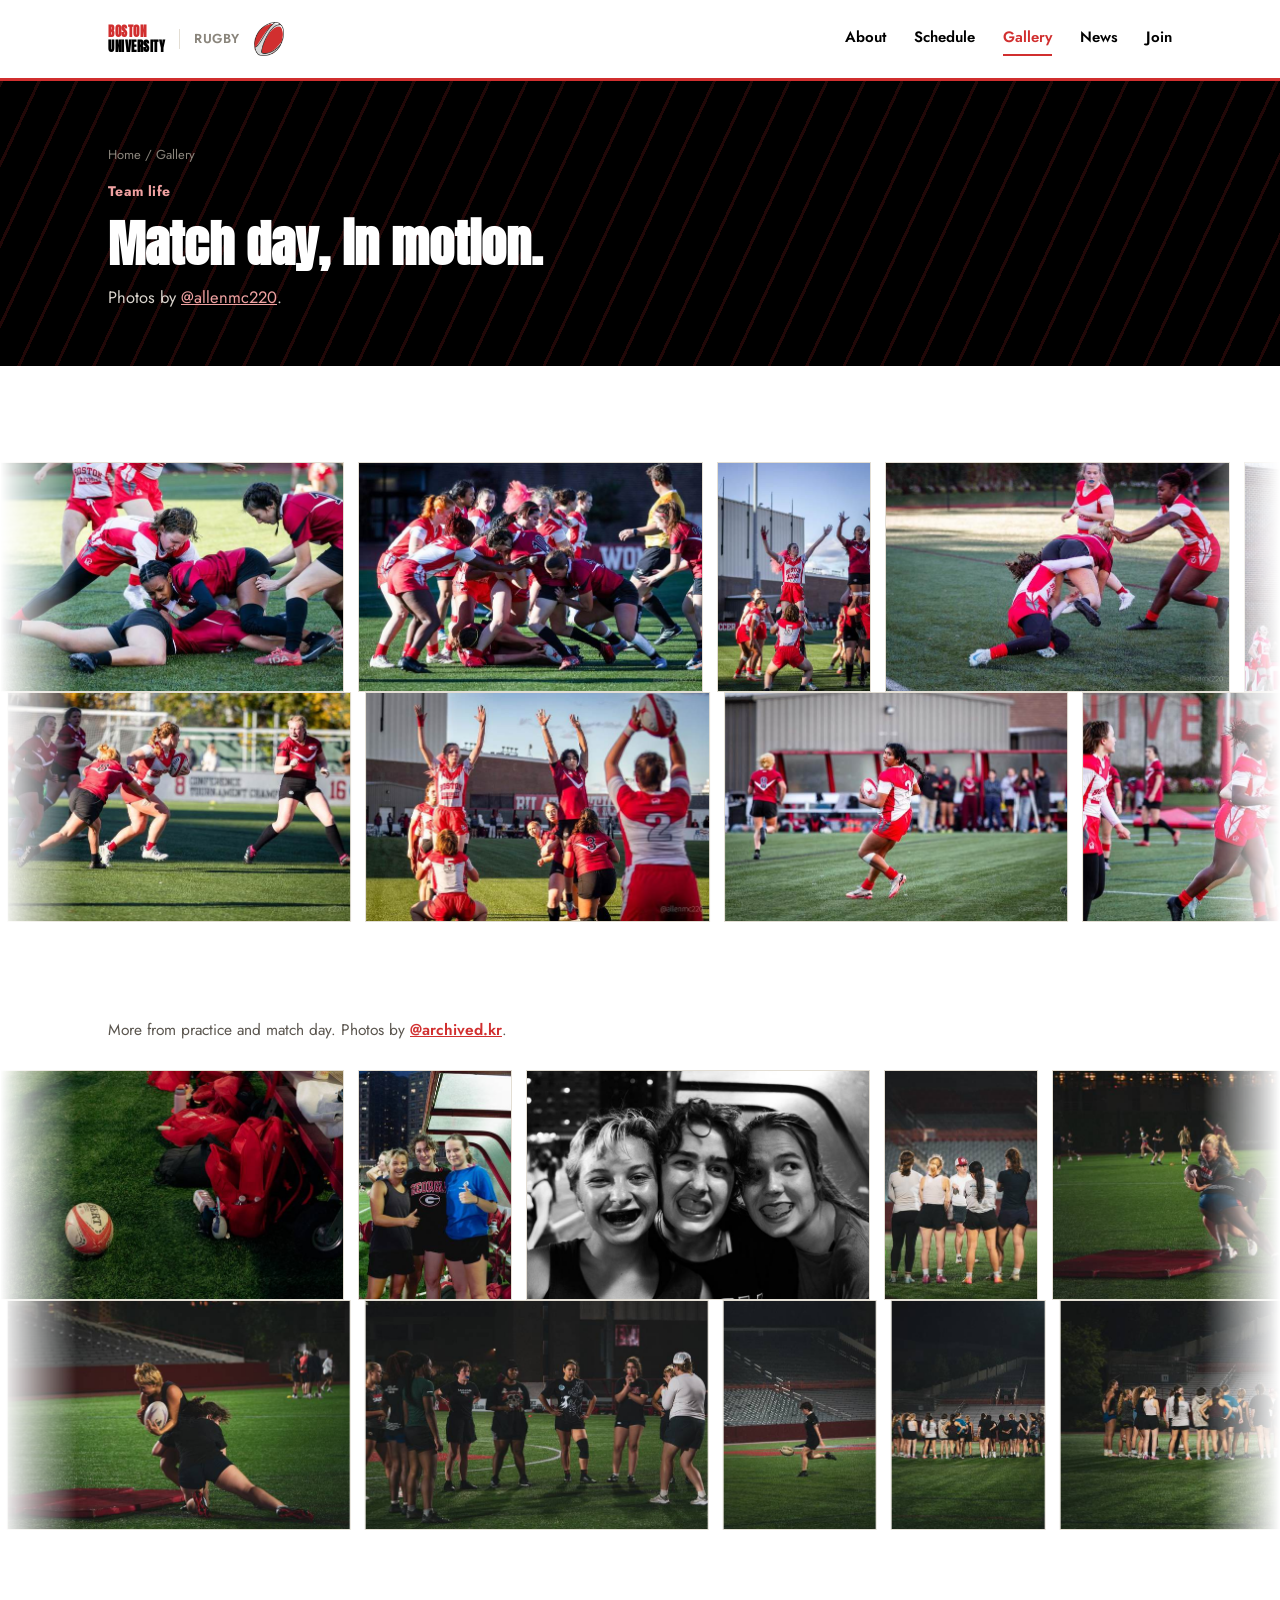
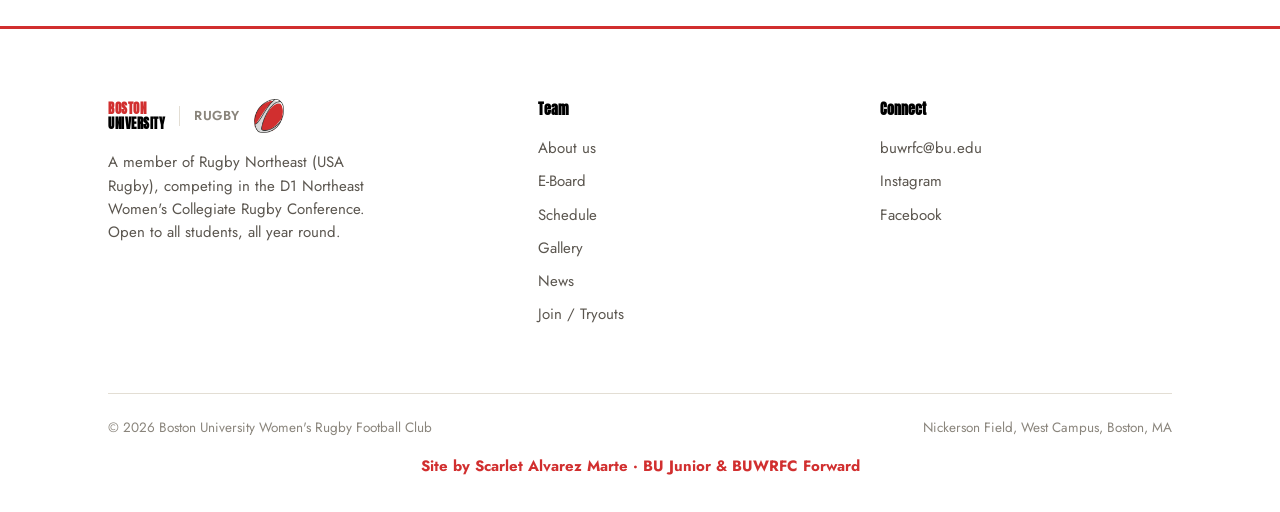
<file: gallery.html>
<!DOCTYPE html>
<html lang="en">
<head>
<meta charset="UTF-8">
<meta name="viewport" content="width=device-width, initial-scale=1.0">
<meta name="theme-color" content="#D12F2F">
<title>Gallery: Boston University Women's Rugby</title>
<meta name="description" content="Match-day photos from BU Women's Rugby: scrums, lineouts, tries, and team celebrations.">
<link rel="preconnect" href="https://fonts.googleapis.com">
<link rel="preconnect" href="https://fonts.gstatic.com" crossorigin>
<link href="https://fonts.googleapis.com/css2?family=Anton&family=Jost:ital,wght@0,400;0,500;0,600;0,700;1,400;1,500&display=swap" rel="stylesheet">
<link rel="icon" type="image/png" href="images/brand/favicon.png">
<link rel="stylesheet" href="css/styles.css">
</head>
<body>

<a href="#main" class="skip-link">Skip to content</a>

<header>
  <nav class="wrap">
    <a href="index.html" class="wordmark">
      <span class="type"><span class="l1">BOSTON</span><span class="l2">UNIVERSITY</span></span>
      <span class="rugby">RUGBY</span>
      <img src="images/brand/logo.png" class="logo-mark" alt="">
    </a>
    <button class="nav-toggle" aria-label="Toggle menu" aria-expanded="false">&#9776;</button>
    <div class="nav-links">
      <a href="about.html">About</a>
      <a href="schedule.html">Schedule</a>
      <a href="gallery.html">Gallery</a>
      <a href="news.html">News</a>
      <a href="join.html">Join</a>
    </div>
  </nav>
</header>

<main id="main">

<section class="page-hero">
  <div class="wrap">
    <div class="breadcrumb"><a href="index.html">Home</a> / Gallery</div>
    <div class="kicker-inv">Team life</div>
    <h1>Match day, in motion.</h1>
    <p>Photos by <a href="https://instagram.com/allenmc220" target="_blank" rel="noopener" style="color:var(--scarlet-light);">@allenmc220</a>.</p>
  </div>
</section>

<section data-reveal>
  <div class="wrap" style="max-width:100%;padding:0;">
    <div class="marquee">
      <div class="marquee-row dir-left">
        <img src="images/gallery/action-4952.jpg" alt="BU Women's Rugby match action" decoding="async">
        <img src="images/gallery/action-4996.jpg" alt="BU Women's Rugby match action" decoding="async">
        <img src="images/gallery/action-5005.jpg" alt="BU Women's Rugby match action" decoding="async">
        <img src="images/gallery/action-5188.jpg" alt="BU Women's Rugby match action" decoding="async">
        <img src="images/gallery/action-5220.jpg" alt="BU Women's Rugby match action" decoding="async">
        <img src="images/gallery/action-5318.jpg" alt="BU Women's Rugby match action" decoding="async">
        <img src="images/gallery/action-4952.jpg" alt="" aria-hidden="true" loading="lazy" decoding="async">
        <img src="images/gallery/action-4996.jpg" alt="" aria-hidden="true" loading="lazy" decoding="async">
        <img src="images/gallery/action-5005.jpg" alt="" aria-hidden="true" loading="lazy" decoding="async">
        <img src="images/gallery/action-5188.jpg" alt="" aria-hidden="true" loading="lazy" decoding="async">
        <img src="images/gallery/action-5220.jpg" alt="" aria-hidden="true" loading="lazy" decoding="async">
        <img src="images/gallery/action-5318.jpg" alt="" aria-hidden="true" loading="lazy" decoding="async">
      </div>
      <div class="marquee-row dir-right">
        <img src="images/gallery/action-5580.jpg" alt="BU Women's Rugby match action" loading="lazy" decoding="async">
        <img src="images/gallery/action-5735.jpg" alt="BU Women's Rugby match action" loading="lazy" decoding="async">
        <img src="images/gallery/action-6434.jpg" alt="BU Women's Rugby match action" loading="lazy" decoding="async">
        <img src="images/gallery/action-6503.jpg" alt="BU Women's Rugby match action" loading="lazy" decoding="async">
        <img src="images/gallery/action-6609.jpg" alt="BU Women's Rugby match action" loading="lazy" decoding="async">
        <img src="images/gallery/action-6727.jpg" alt="BU Women's Rugby match action" loading="lazy" decoding="async">
        <img src="images/gallery/action-5580.jpg" alt="" aria-hidden="true" decoding="async">
        <img src="images/gallery/action-5735.jpg" alt="" aria-hidden="true" decoding="async">
        <img src="images/gallery/action-6434.jpg" alt="" aria-hidden="true" decoding="async">
        <img src="images/gallery/action-6503.jpg" alt="" aria-hidden="true" decoding="async">
        <img src="images/gallery/action-6609.jpg" alt="" aria-hidden="true" decoding="async">
        <img src="images/gallery/action-6727.jpg" alt="" aria-hidden="true" decoding="async">
      </div>
    </div>
  </div>
</section>

<section data-reveal style="padding-top:0;">
  <div class="wrap" style="padding-bottom:28px;">
    <p style="font-size:15.5px;color:var(--muted);margin:0;">More from practice and match day. Photos by <a href="https://instagram.com/archived.kr" target="_blank" rel="noopener" style="color:var(--scarlet);font-weight:600;">@archived.kr</a>.</p>
  </div>
  <div class="wrap" style="max-width:100%;padding:0;">
    <div class="marquee">
      <div class="marquee-row dir-left">
        <img src="images/gallery/archived-A6500204.jpg" alt="BU Women's Rugby match action" decoding="async">
        <img src="images/gallery/archived-A6500233.jpg" alt="BU Women's Rugby match action" decoding="async">
        <img src="images/gallery/archived-A6500237-2.jpg" alt="BU Women's Rugby match action" decoding="async">
        <img src="images/gallery/archived-A6500265.jpg" alt="BU Women's Rugby match action" decoding="async">
        <img src="images/gallery/archived-A6500315.jpg" alt="BU Women's Rugby match action" decoding="async">
        <img src="images/gallery/archived-A6500204.jpg" alt="" aria-hidden="true" loading="lazy" decoding="async">
        <img src="images/gallery/archived-A6500233.jpg" alt="" aria-hidden="true" loading="lazy" decoding="async">
        <img src="images/gallery/archived-A6500237-2.jpg" alt="" aria-hidden="true" loading="lazy" decoding="async">
        <img src="images/gallery/archived-A6500265.jpg" alt="" aria-hidden="true" loading="lazy" decoding="async">
        <img src="images/gallery/archived-A6500315.jpg" alt="" aria-hidden="true" loading="lazy" decoding="async">
      </div>
      <div class="marquee-row dir-right">
        <img src="images/gallery/archived-A6500326.jpg" alt="BU Women's Rugby match action" loading="lazy" decoding="async">
        <img src="images/gallery/archived-A6500346.jpg" alt="BU Women's Rugby match action" loading="lazy" decoding="async">
        <img src="images/gallery/archived-A6500367.jpg" alt="BU Women's Rugby match action" loading="lazy" decoding="async">
        <img src="images/gallery/archived-A6500385.jpg" alt="BU Women's Rugby match action" loading="lazy" decoding="async">
        <img src="images/gallery/archived-A6500388.jpg" alt="BU Women's Rugby match action" loading="lazy" decoding="async">
        <img src="images/gallery/archived-A6500326.jpg" alt="" aria-hidden="true" decoding="async">
        <img src="images/gallery/archived-A6500346.jpg" alt="" aria-hidden="true" decoding="async">
        <img src="images/gallery/archived-A6500367.jpg" alt="" aria-hidden="true" decoding="async">
        <img src="images/gallery/archived-A6500385.jpg" alt="" aria-hidden="true" decoding="async">
        <img src="images/gallery/archived-A6500388.jpg" alt="" aria-hidden="true" decoding="async">
      </div>
    </div>
  </div>
</section>

</main>

<footer>
  <div class="wrap">
    <div class="foot-grid">
      <div class="foot-brand">
        <a href="index.html" class="wordmark">
          <span class="type"><span class="l1">BOSTON</span><span class="l2">UNIVERSITY</span></span>
          <span class="rugby">RUGBY</span>
          <img src="images/brand/logo.png" class="logo-mark" alt="">
        </a>
        <p>A member of Rugby Northeast (USA Rugby), competing in the D1 Northeast Women's Collegiate Rugby Conference. Open to all students, all year round.</p>
      </div>
      <div class="foot-col">
        <h4>Team</h4>
        <a href="about.html">About us</a>
        <a href="about.html#eboard">E-Board</a>
        <a href="schedule.html">Schedule</a>
        <a href="gallery.html">Gallery</a>
        <a href="news.html">News</a>
        <a href="join.html">Join / Tryouts</a>
      </div>
      <div class="foot-col">
        <h4>Connect</h4>
        <a href="mailto:buwrfc@bu.edu">buwrfc@bu.edu</a>
        <a href="https://www.instagram.com/buwrfc/" target="_blank" rel="noopener">Instagram</a>
        <a href="https://www.facebook.com/bostonuniversitywrfc" target="_blank" rel="noopener">Facebook</a>
      </div>
    </div>
    <div class="foot-bottom">
      <span>&copy; 2026 Boston University Women's Rugby Football Club</span>
      <span>Nickerson Field, West Campus, Boston, MA</span>
    </div>
    <div class="site-credit">Site by Scarlet Alvarez Marte &middot; BU Junior &amp; BUWRFC Forward</div>
  </div>
</footer>

<script src="js/main.js"></script>
</body>
</html>
</file>
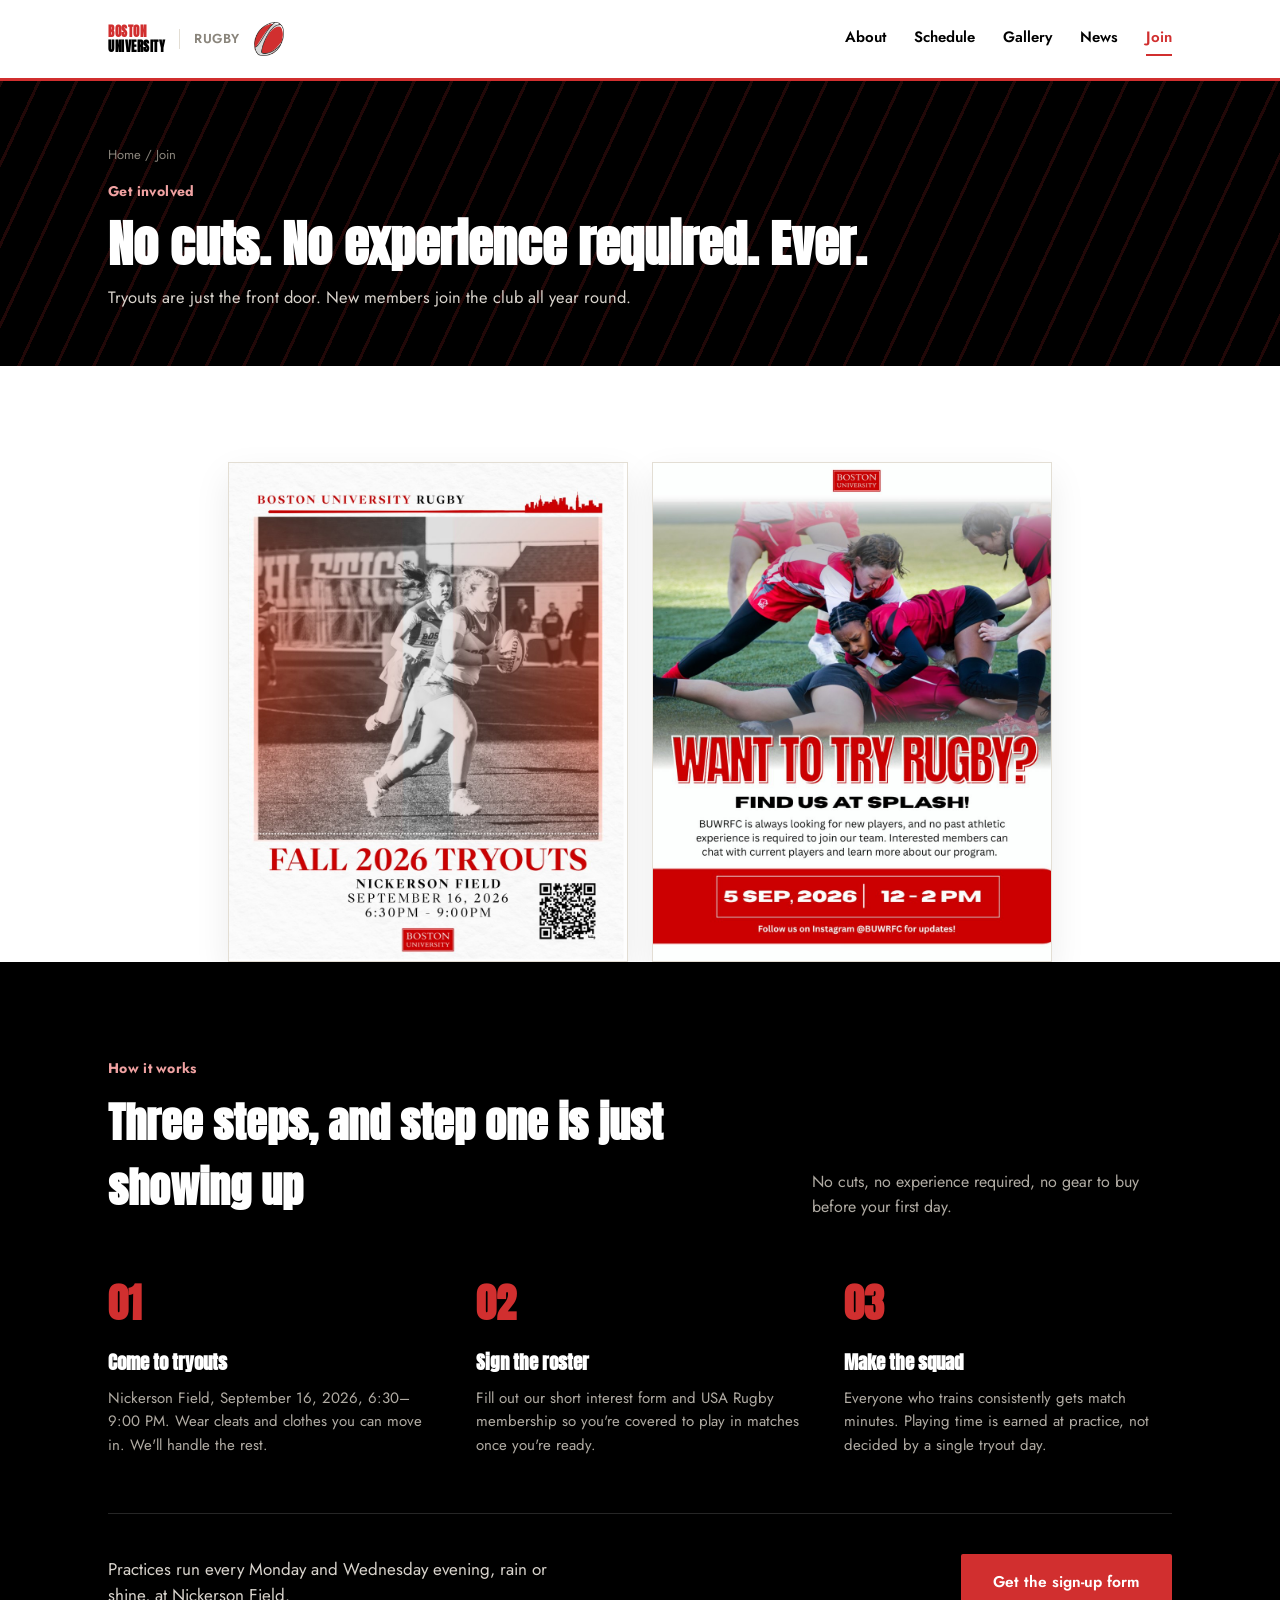
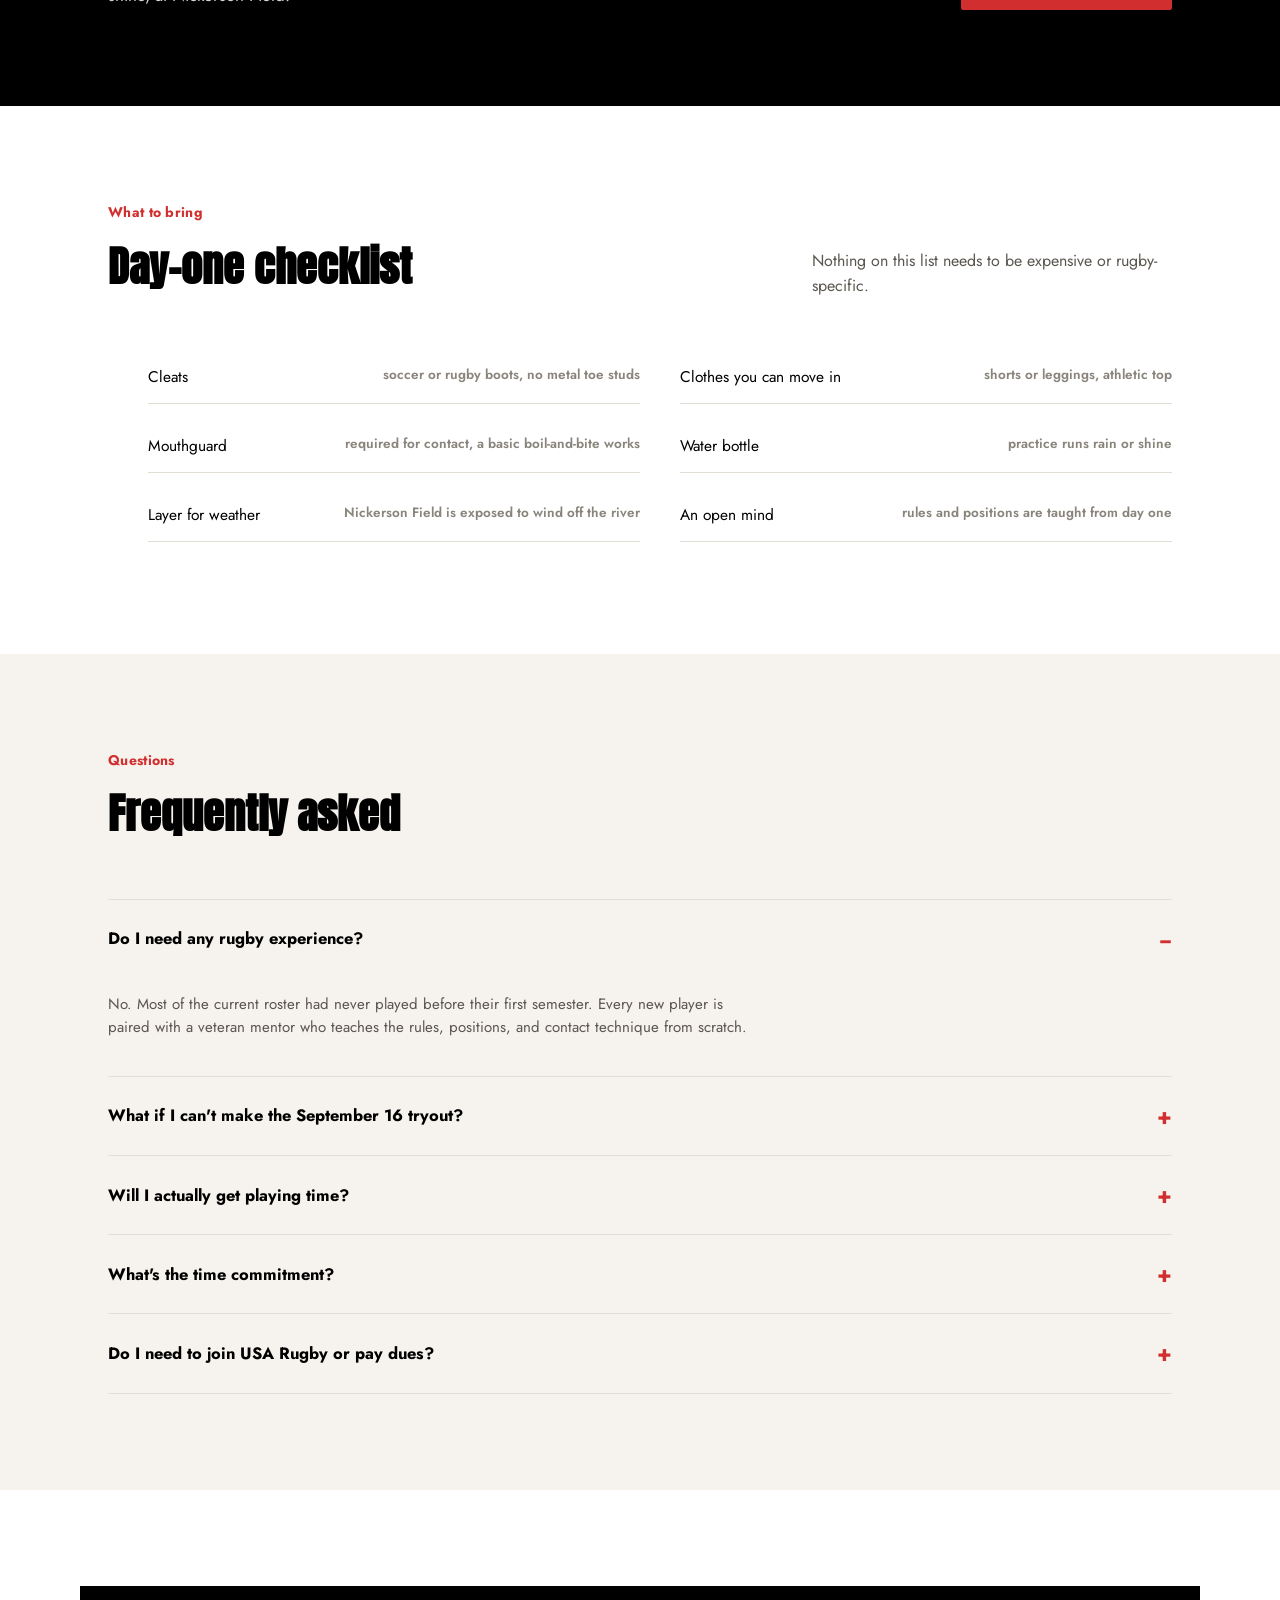
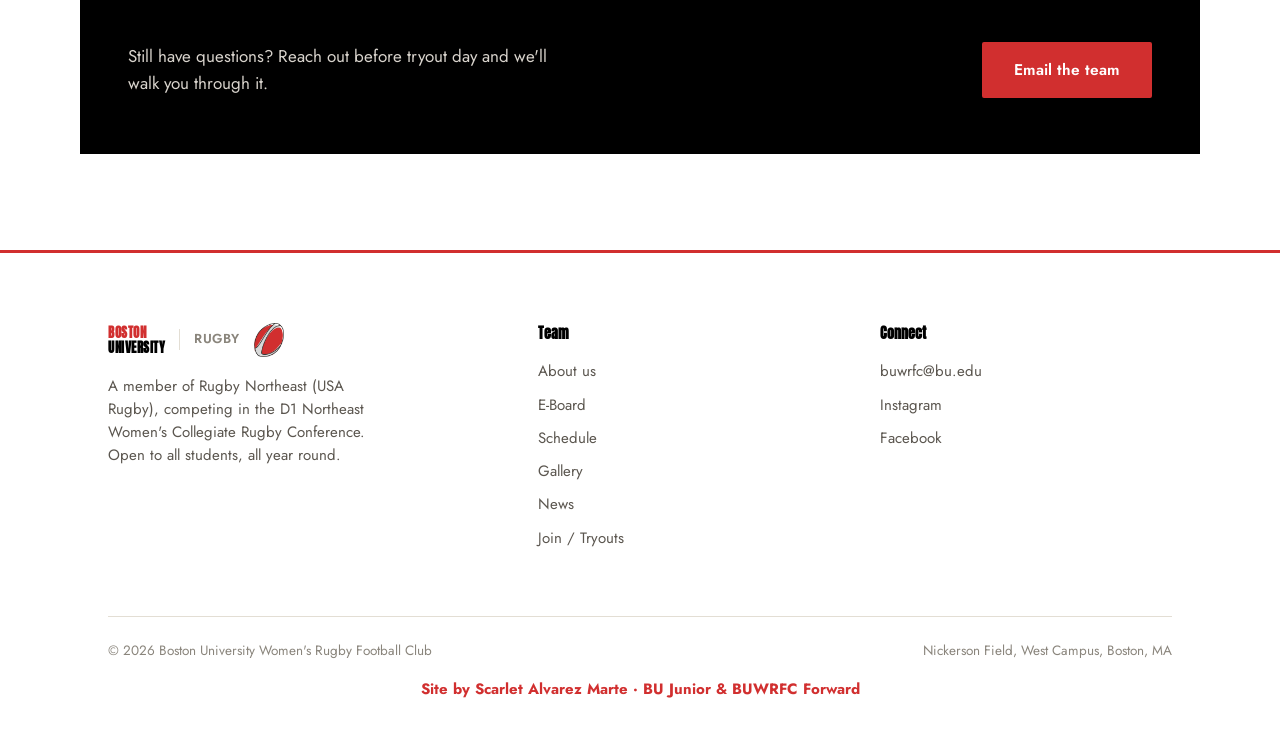
<file: join.html>
<!DOCTYPE html>
<html lang="en">
<head>
<meta charset="UTF-8">
<meta name="viewport" content="width=device-width, initial-scale=1.0">
<meta name="theme-color" content="#D12F2F">
<title>Join: Boston University Women's Rugby</title>
<meta name="description" content="How to join BU Women's Rugby: tryout details, what to bring, and answers to common questions. No experience required.">
<link rel="preconnect" href="https://fonts.googleapis.com">
<link rel="preconnect" href="https://fonts.gstatic.com" crossorigin>
<link href="https://fonts.googleapis.com/css2?family=Anton&family=Jost:ital,wght@0,400;0,500;0,600;0,700;1,400;1,500&display=swap" rel="stylesheet">
<link rel="icon" type="image/png" href="images/brand/favicon.png">
<link rel="stylesheet" href="css/styles.css">
</head>
<body>

<a href="#main" class="skip-link">Skip to content</a>

<header>
  <nav class="wrap">
    <a href="index.html" class="wordmark">
      <span class="type"><span class="l1">BOSTON</span><span class="l2">UNIVERSITY</span></span>
      <span class="rugby">RUGBY</span>
      <img src="images/brand/logo.png" class="logo-mark" alt="">
    </a>
    <button class="nav-toggle" aria-label="Toggle menu" aria-expanded="false">&#9776;</button>
    <div class="nav-links">
      <a href="about.html">About</a>
      <a href="schedule.html">Schedule</a>
      <a href="gallery.html">Gallery</a>
      <a href="news.html">News</a>
      <a href="join.html">Join</a>
    </div>
  </nav>
</header>

<main id="main">

<section class="page-hero">
  <div class="wrap">
    <div class="breadcrumb"><a href="index.html">Home</a> / Join</div>
    <div class="kicker-inv">Get involved</div>
    <h1>No cuts. No experience required. Ever.</h1>
    <p>Tryouts are just the front door. New members join the club all year round.</p>
  </div>
</section>

<section data-reveal style="padding-bottom:0;">
  <div class="wrap" style="text-align:center;">
    <div style="display:flex;gap:24px;justify-content:center;flex-wrap:wrap;">
      <img src="images/flyers/fall-2026-tryouts.jpg" alt="Fall 2026 Tryouts flyer — Nickerson Field, September 16, 2026, 6:30–9:00 PM" width="400" height="500" style="max-width:400px;width:100%;height:auto;border:1px solid var(--line);box-shadow:var(--shadow);" decoding="async">
      <img src="images/flyers/splash-2026.jpg" alt="Want to try rugby? Find us at SPLASH! — September 5, 2026, 12–2 PM" width="400" height="500" style="max-width:400px;width:100%;height:auto;border:1px solid var(--line);box-shadow:var(--shadow);" decoding="async">
    </div>
  </div>
</section>

<section class="join" data-reveal>
  <div class="wrap">
    <div class="section-head">
      <div>
        <div class="kicker" style="color:var(--scarlet-light);">How it works</div>
        <h2>Three steps, and step one is just showing up</h2>
      </div>
      <p>No cuts, no experience required, no gear to buy before your first day.</p>
    </div>
    <div class="steps">
      <div class="step">
        <div class="num">01</div>
        <h3>Come to tryouts</h3>
        <p>Nickerson Field, September 16, 2026, 6:30–9:00 PM. Wear cleats and clothes you can move in. We'll handle the rest.</p>
      </div>
      <div class="step">
        <div class="num">02</div>
        <h3>Sign the roster</h3>
        <p>Fill out our short interest form and USA Rugby membership so you're covered to play in matches once you're ready.</p>
      </div>
      <div class="step">
        <div class="num">03</div>
        <h3>Make the squad</h3>
        <p>Everyone who trains consistently gets match minutes. Playing time is earned at practice, not decided by a single tryout day.</p>
      </div>
    </div>
    <div class="join-cta">
      <p>Practices run every Monday and Wednesday evening, rain or shine, at Nickerson Field.</p>
      <a href="https://docs.google.com/forms/d/e/1FAIpQLSetIzswO61RPO-DrUgRH1f7dVWN2hSFOVGSuI70FwOwYaRfzw/viewform?pli=1" target="_blank" rel="noopener" class="btn btn-solid">Get the sign-up form</a>
    </div>
  </div>
</section>

<section data-reveal>
  <div class="wrap">
    <div class="section-head">
      <div>
        <div class="kicker">What to bring</div>
        <h2>Day-one checklist</h2>
      </div>
      <p>Nothing on this list needs to be expensive or rugby-specific.</p>
    </div>
    <ul class="gear-grid">
      <li>Cleats <span>soccer or rugby boots, no metal toe studs</span></li>
      <li>Clothes you can move in <span>shorts or leggings, athletic top</span></li>
      <li>Mouthguard <span>required for contact, a basic boil-and-bite works</span></li>
      <li>Water bottle <span>practice runs rain or shine</span></li>
      <li>Layer for weather <span>Nickerson Field is exposed to wind off the river</span></li>
      <li>An open mind <span>rules and positions are taught from day one</span></li>
    </ul>
  </div>
</section>

<section style="background:var(--bone);" data-reveal>
  <div class="wrap">
    <div class="section-head">
      <div>
        <div class="kicker">Questions</div>
        <h2>Frequently asked</h2>
      </div>
    </div>
    <div class="faq">
      <details class="faq-item" open>
        <summary>Do I need any rugby experience?</summary>
        <p>No. Most of the current roster had never played before their first semester. Every new player is paired with a veteran mentor who teaches the rules, positions, and contact technique from scratch.</p>
      </details>
      <details class="faq-item">
        <summary>What if I can't make the September 16 tryout?</summary>
        <p>We accept new members all year round. Tryout day is just the easiest place to start. Email <a href="mailto:buwrfc@bu.edu" style="color:var(--scarlet);">buwrfc@bu.edu</a> or message the club on Instagram to find a practice to drop into.</p>
      </details>
      <details class="faq-item">
        <summary>Will I actually get playing time?</summary>
        <p>There are no cuts, and minutes are earned at practice rather than decided on tryout day. Fall runs 15-a-side league matches; spring shifts to faster 7s tournaments, which spread minutes across more of the roster.</p>
      </details>
      <details class="faq-item">
        <summary>What's the time commitment?</summary>
        <p>Practice is Wednesdays 6:30–9:00 PM and Monday evenings 9:00–11:00 PM at Nickerson Field, with occasional indoor sessions at the BU Track &amp; Tennis Center once it gets cold, plus weekend matches during the season. Attendance expectations pick up as match day gets closer.</p>
      </details>
      <details class="faq-item">
        <summary>Do I need to join USA Rugby or pay dues?</summary>
        <p>Yes. A USA Rugby membership is required to play in matches for insurance and eligibility purposes, and it covers you for the whole season. Details are on the sign-up form linked above.</p>
      </details>
    </div>
  </div>
</section>

<section data-reveal>
  <div class="wrap join-cta" style="background:var(--ink);color:var(--paper);padding:56px 48px;border:none;">
    <p style="color:#D8D3CC;">Still have questions? Reach out before tryout day and we'll walk you through it.</p>
    <a href="mailto:buwrfc@bu.edu" class="btn btn-solid">Email the team</a>
  </div>
</section>

</main>

<footer>
  <div class="wrap">
    <div class="foot-grid">
      <div class="foot-brand">
        <a href="index.html" class="wordmark">
          <span class="type"><span class="l1">BOSTON</span><span class="l2">UNIVERSITY</span></span>
          <span class="rugby">RUGBY</span>
          <img src="images/brand/logo.png" class="logo-mark" alt="">
        </a>
        <p>A member of Rugby Northeast (USA Rugby), competing in the D1 Northeast Women's Collegiate Rugby Conference. Open to all students, all year round.</p>
      </div>
      <div class="foot-col">
        <h4>Team</h4>
        <a href="about.html">About us</a>
        <a href="about.html#eboard">E-Board</a>
        <a href="schedule.html">Schedule</a>
        <a href="gallery.html">Gallery</a>
        <a href="news.html">News</a>
        <a href="join.html">Join / Tryouts</a>
      </div>
      <div class="foot-col">
        <h4>Connect</h4>
        <a href="mailto:buwrfc@bu.edu">buwrfc@bu.edu</a>
        <a href="https://www.instagram.com/buwrfc/" target="_blank" rel="noopener">Instagram</a>
        <a href="https://www.facebook.com/bostonuniversitywrfc" target="_blank" rel="noopener">Facebook</a>
      </div>
    </div>
    <div class="foot-bottom">
      <span>&copy; 2026 Boston University Women's Rugby Football Club</span>
      <span>Nickerson Field, West Campus, Boston, MA</span>
    </div>
    <div class="site-credit">Site by Scarlet Alvarez Marte &middot; BU Junior &amp; BUWRFC Forward</div>
  </div>
</footer>

<script src="js/main.js"></script>
</body>
</html>
</file>
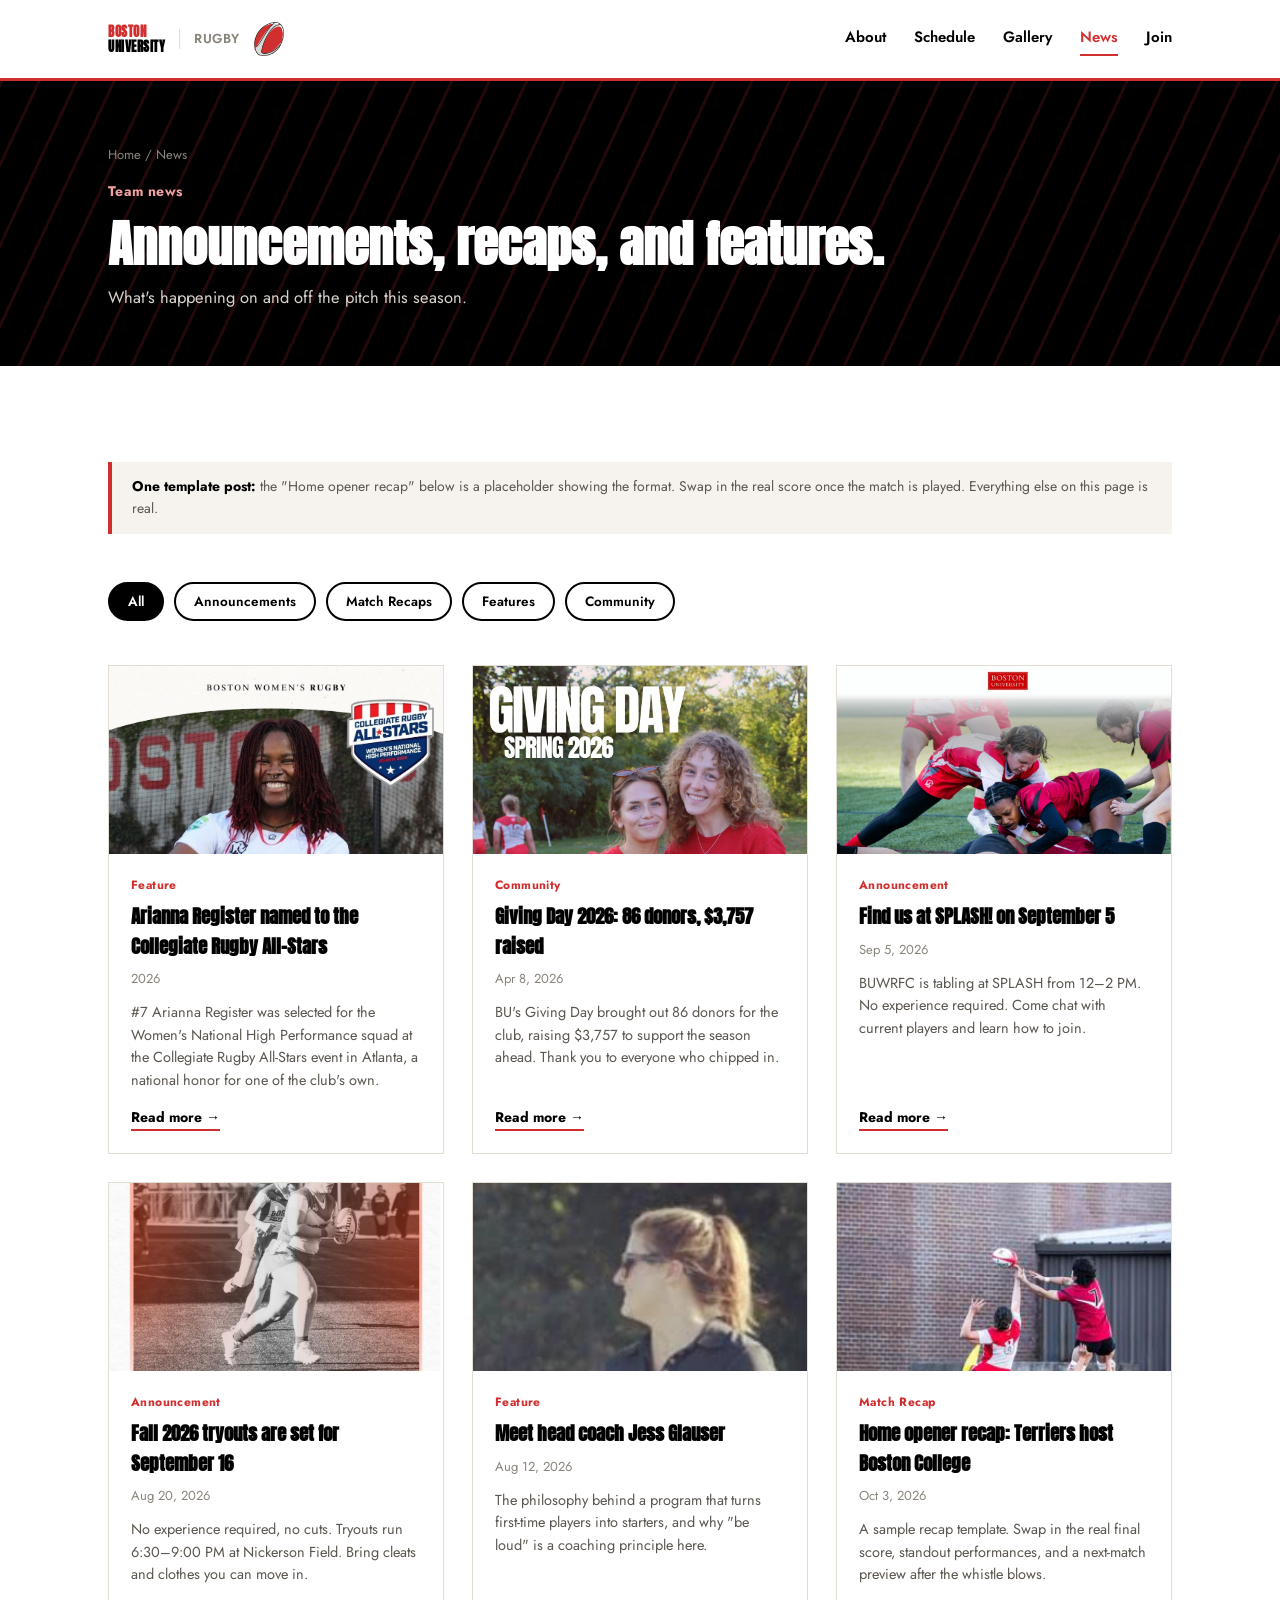
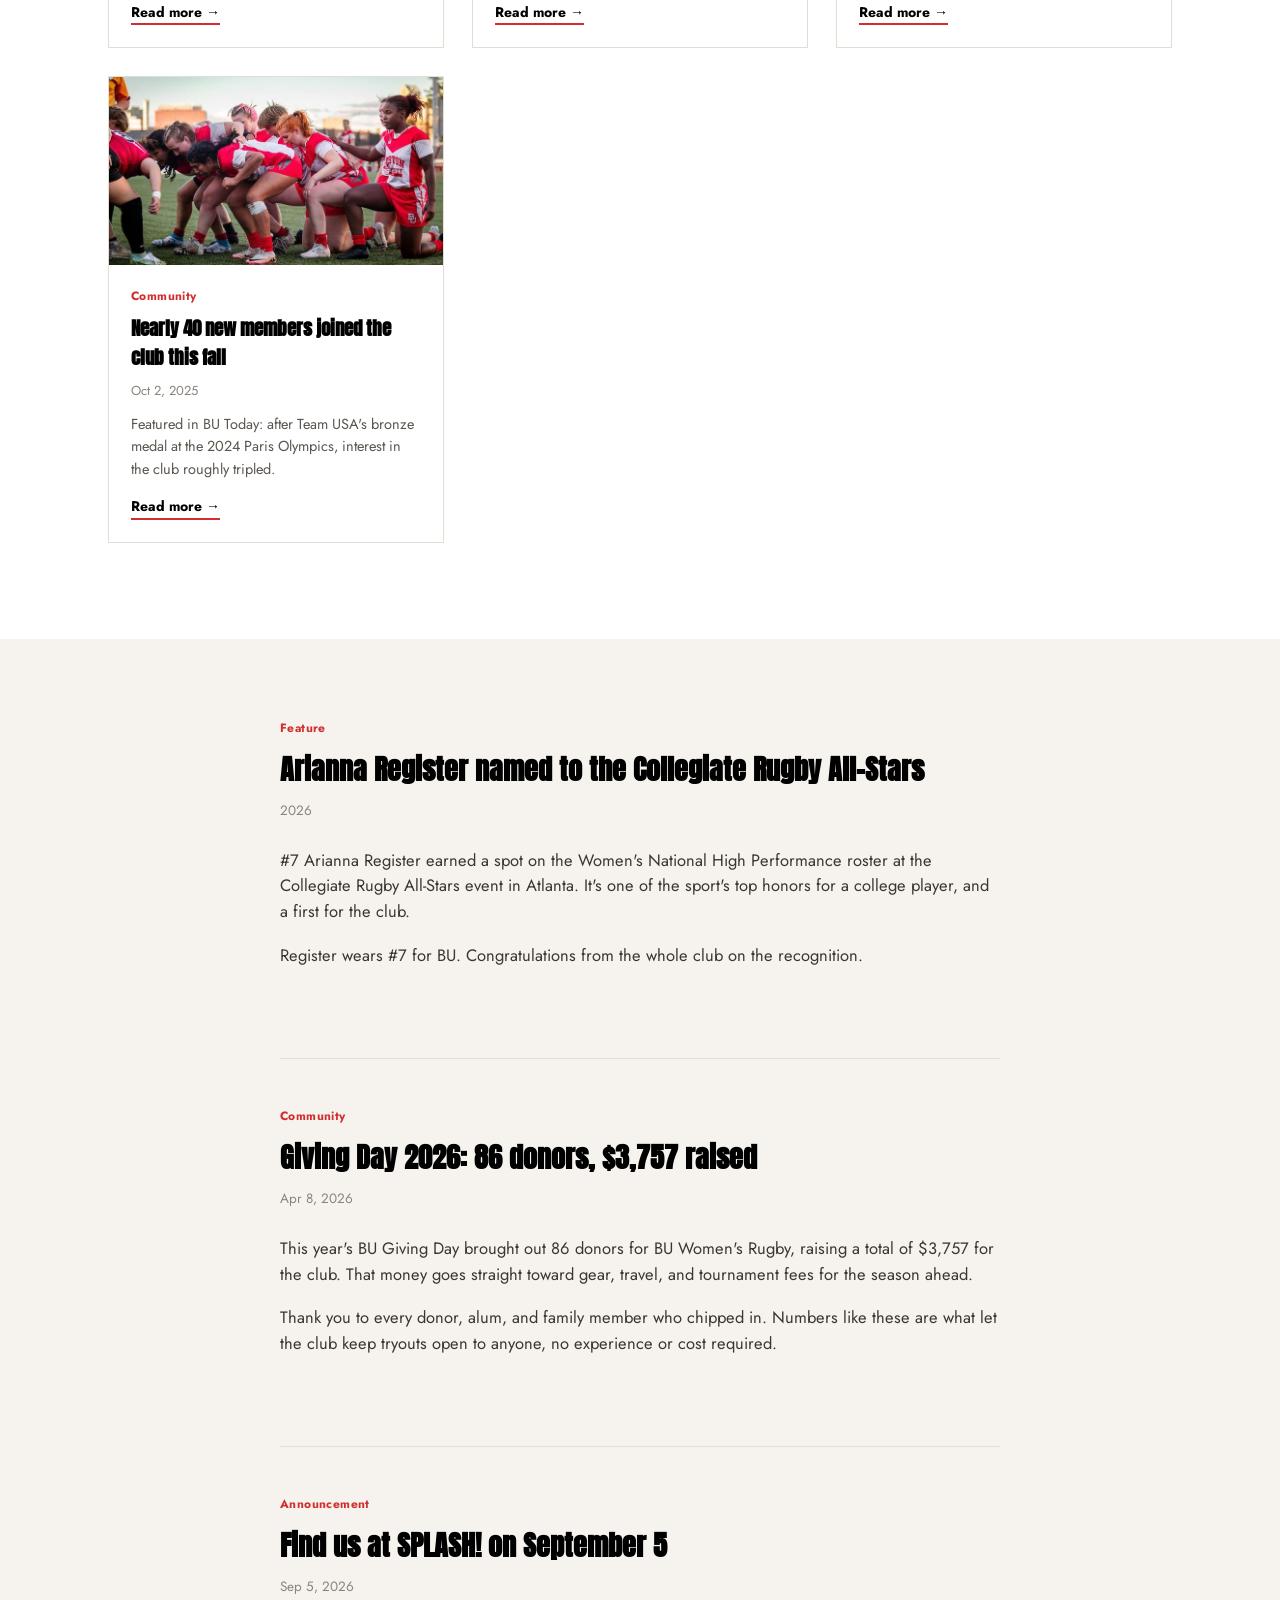
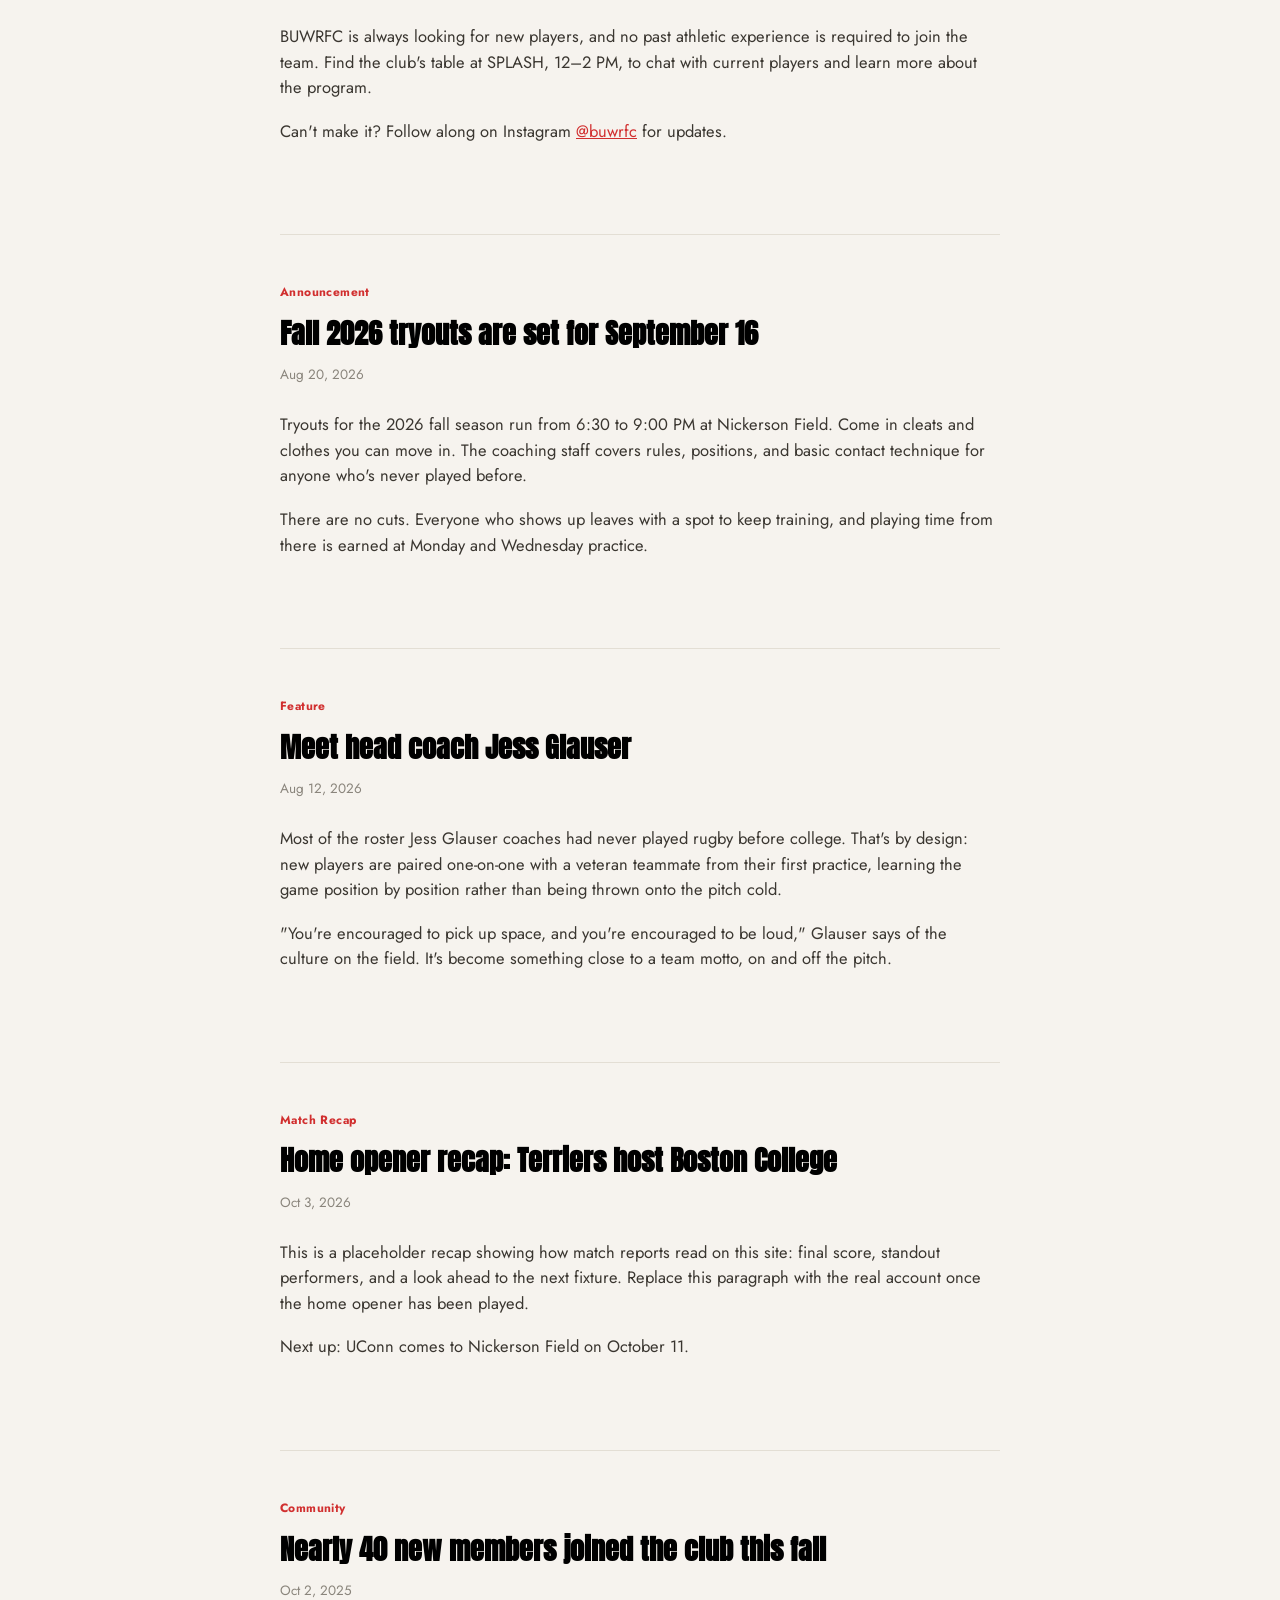
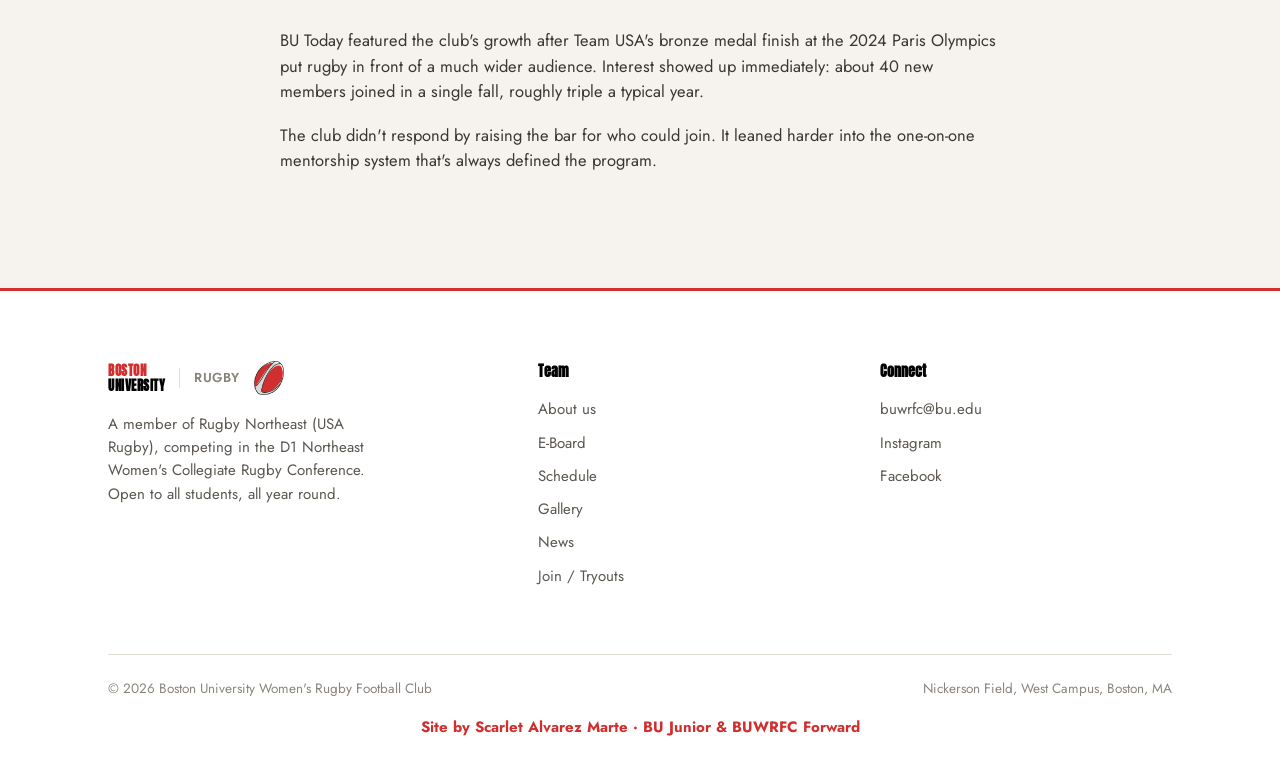
<file: news.html>
<!DOCTYPE html>
<html lang="en">
<head>
<meta charset="UTF-8">
<meta name="viewport" content="width=device-width, initial-scale=1.0">
<meta name="theme-color" content="#D12F2F">
<title>News: Boston University Women's Rugby</title>
<meta name="description" content="Announcements, match recaps, and features from BU Women's Rugby, including Arianna Register's 2026 Collegiate Rugby All-Star selection.">
<link rel="preconnect" href="https://fonts.googleapis.com">
<link rel="preconnect" href="https://fonts.gstatic.com" crossorigin>
<link href="https://fonts.googleapis.com/css2?family=Anton&family=Jost:ital,wght@0,400;0,500;0,600;0,700;1,400;1,500&display=swap" rel="stylesheet">
<link rel="icon" type="image/png" href="images/brand/favicon.png">
<link rel="stylesheet" href="css/styles.css">
</head>
<body>

<a href="#main" class="skip-link">Skip to content</a>

<header>
  <nav class="wrap">
    <a href="index.html" class="wordmark">
      <span class="type"><span class="l1">BOSTON</span><span class="l2">UNIVERSITY</span></span>
      <span class="rugby">RUGBY</span>
      <img src="images/brand/logo.png" class="logo-mark" alt="">
    </a>
    <button class="nav-toggle" aria-label="Toggle menu" aria-expanded="false">&#9776;</button>
    <div class="nav-links">
      <a href="about.html">About</a>
      <a href="schedule.html">Schedule</a>
      <a href="gallery.html">Gallery</a>
      <a href="news.html">News</a>
      <a href="join.html">Join</a>
    </div>
  </nav>
</header>

<main id="main">

<section class="page-hero">
  <div class="wrap">
    <div class="breadcrumb"><a href="index.html">Home</a> / News</div>
    <div class="kicker-inv">Team news</div>
    <h1>Announcements, recaps, and features.</h1>
    <p>What's happening on and off the pitch this season.</p>
  </div>
</section>

<section data-reveal>
  <div class="wrap">
    <div class="placeholder-note"><strong>One template post:</strong> the "Home opener recap" below is a placeholder showing the format. Swap in the real score once the match is played. Everything else on this page is real.</div>

    <div class="news-toolbar">
      <button class="filter-btn active" data-filter="all">All</button>
      <button class="filter-btn" data-filter="announcement">Announcements</button>
      <button class="filter-btn" data-filter="recap">Match Recaps</button>
      <button class="filter-btn" data-filter="feature">Features</button>
      <button class="filter-btn" data-filter="community">Community</button>
    </div>

    <div class="news-grid">
      <div class="news-card" data-category="feature">
        <div class="thumb" style="aspect-ratio:16/9;overflow:hidden;"><img src="images/eboard/arianna-register-allstar.jpg" alt="Arianna Register" style="width:100%;height:100%;object-fit:cover;object-position:top;" loading="lazy" decoding="async"></div>
        <div class="body">
          <div class="cat">Feature</div>
          <h3>Arianna Register named to the Collegiate Rugby All-Stars</h3>
          <div class="date">2026</div>
          <p>#7 Arianna Register was selected for the Women's National High Performance squad at the Collegiate Rugby All-Stars event in Atlanta, a national honor for one of the club's own.</p>
          <a href="#post-allstar" class="readmore">Read more &rarr;</a>
        </div>
      </div>

      <div class="news-card" data-category="community">
        <div class="thumb" style="aspect-ratio:16/9;overflow:hidden;"><img src="images/news/giving-day-2026.jpg" alt="Two BU Women's Rugby players at Giving Day 2026" style="width:100%;height:100%;object-fit:cover;object-position:top;" loading="lazy" decoding="async"></div>
        <div class="body">
          <div class="cat">Community</div>
          <h3>Giving Day 2026: 86 donors, $3,757 raised</h3>
          <div class="date">Apr 8, 2026</div>
          <p>BU's Giving Day brought out 86 donors for the club, raising $3,757 to support the season ahead. Thank you to everyone who chipped in.</p>
          <a href="#post-givingday" class="readmore">Read more &rarr;</a>
        </div>
      </div>

      <div class="news-card" data-category="announcement">
        <div class="thumb"><img src="images/flyers/splash-2026.jpg" alt="Want to try rugby? Find us at SPLASH! flyer" style="object-position:top;" loading="lazy" decoding="async"></div>
        <div class="body">
          <div class="cat">Announcement</div>
          <h3>Find us at SPLASH! on September 5</h3>
          <div class="date">Sep 5, 2026</div>
          <p>BUWRFC is tabling at SPLASH from 12–2 PM. No experience required. Come chat with current players and learn how to join.</p>
          <a href="#post-splash" class="readmore">Read more &rarr;</a>
        </div>
      </div>

      <div class="news-card" data-category="announcement">
        <div class="thumb"><img src="images/flyers/fall-2026-tryouts.jpg" alt="Fall 2026 Tryouts flyer" loading="lazy" decoding="async"></div>
        <div class="body">
          <div class="cat">Announcement</div>
          <h3>Fall 2026 tryouts are set for September 16</h3>
          <div class="date">Aug 20, 2026</div>
          <p>No experience required, no cuts. Tryouts run 6:30–9:00 PM at Nickerson Field. Bring cleats and clothes you can move in.</p>
          <a href="#post-tryouts" class="readmore">Read more &rarr;</a>
        </div>
      </div>

      <div class="news-card" data-category="feature">
        <div class="thumb"><img src="images/eboard/jess-glauser.jpg" alt="Jess Glauser, Head Coach" style="object-position:top;" loading="lazy" decoding="async"></div>
        <div class="body">
          <div class="cat">Feature</div>
          <h3>Meet head coach Jess Glauser</h3>
          <div class="date">Aug 12, 2026</div>
          <p>The philosophy behind a program that turns first-time players into starters, and why "be loud" is a coaching principle here.</p>
          <a href="#post-coach" class="readmore">Read more &rarr;</a>
        </div>
      </div>

      <div class="news-card" data-category="recap">
        <div class="thumb"><img src="images/gallery/action-5220.jpg" alt="BU Women's Rugby player running with the ball" loading="lazy" decoding="async"></div>
        <div class="body">
          <div class="cat">Match Recap</div>
          <h3>Home opener recap: Terriers host Boston College</h3>
          <div class="date">Oct 3, 2026</div>
          <p>A sample recap template. Swap in the real final score, standout performances, and a next-match preview after the whistle blows.</p>
          <a href="#post-recap" class="readmore">Read more &rarr;</a>
        </div>
      </div>

      <div class="news-card" data-category="community">
        <div class="thumb"><img src="images/gallery/action-6609.jpg" alt="BU Women's Rugby team huddled together" loading="lazy" decoding="async"></div>
        <div class="body">
          <div class="cat">Community</div>
          <h3>Nearly 40 new members joined the club this fall</h3>
          <div class="date">Oct 2, 2025</div>
          <p>Featured in BU Today: after Team USA's bronze medal at the 2024 Paris Olympics, interest in the club roughly tripled.</p>
          <a href="#post-growth" class="readmore">Read more &rarr;</a>
        </div>
      </div>
    </div>
  </div>
</section>

<section style="background:var(--bone);padding-top:80px;" data-reveal>
  <div class="wrap">
    <div class="posts-list">

      <article class="post" id="post-allstar" style="border-top:none;padding-top:0;">
        <div class="cat">Feature</div>
        <h2>Arianna Register named to the Collegiate Rugby All-Stars</h2>
        <div class="date">2026</div>
        <p>#7 Arianna Register earned a spot on the Women's National High Performance roster at the Collegiate Rugby All-Stars event in Atlanta. It's one of the sport's top honors for a college player, and a first for the club.</p>
        <p>Register wears #7 for BU. Congratulations from the whole club on the recognition.</p>
      </article>

      <article class="post" id="post-givingday">
        <div class="cat">Community</div>
        <h2>Giving Day 2026: 86 donors, $3,757 raised</h2>
        <div class="date">Apr 8, 2026</div>
        <p>This year's BU Giving Day brought out 86 donors for BU Women's Rugby, raising a total of $3,757 for the club. That money goes straight toward gear, travel, and tournament fees for the season ahead.</p>
        <p>Thank you to every donor, alum, and family member who chipped in. Numbers like these are what let the club keep tryouts open to anyone, no experience or cost required.</p>
      </article>

      <article class="post" id="post-splash">
        <div class="cat">Announcement</div>
        <h2>Find us at SPLASH! on September 5</h2>
        <div class="date">Sep 5, 2026</div>
        <p>BUWRFC is always looking for new players, and no past athletic experience is required to join the team. Find the club's table at SPLASH, 12–2 PM, to chat with current players and learn more about the program.</p>
        <p>Can't make it? Follow along on Instagram <a href="https://www.instagram.com/buwrfc/" target="_blank" rel="noopener" style="color:var(--scarlet);">@buwrfc</a> for updates.</p>
      </article>

      <article class="post" id="post-tryouts">
        <div class="cat">Announcement</div>
        <h2>Fall 2026 tryouts are set for September 16</h2>
        <div class="date">Aug 20, 2026</div>
        <p>Tryouts for the 2026 fall season run from 6:30 to 9:00 PM at Nickerson Field. Come in cleats and clothes you can move in. The coaching staff covers rules, positions, and basic contact technique for anyone who's never played before.</p>
        <p>There are no cuts. Everyone who shows up leaves with a spot to keep training, and playing time from there is earned at Monday and Wednesday practice.</p>
      </article>

      <article class="post" id="post-coach">
        <div class="cat">Feature</div>
        <h2>Meet head coach Jess Glauser</h2>
        <div class="date">Aug 12, 2026</div>
        <p>Most of the roster Jess Glauser coaches had never played rugby before college. That's by design: new players are paired one-on-one with a veteran teammate from their first practice, learning the game position by position rather than being thrown onto the pitch cold.</p>
        <p>"You're encouraged to pick up space, and you're encouraged to be loud," Glauser says of the culture on the field. It's become something close to a team motto, on and off the pitch.</p>
      </article>

      <article class="post" id="post-recap">
        <div class="cat">Match Recap</div>
        <h2>Home opener recap: Terriers host Boston College</h2>
        <div class="date">Oct 3, 2026</div>
        <p>This is a placeholder recap showing how match reports read on this site: final score, standout performers, and a look ahead to the next fixture. Replace this paragraph with the real account once the home opener has been played.</p>
        <p>Next up: UConn comes to Nickerson Field on October 11.</p>
      </article>

      <article class="post" id="post-growth">
        <div class="cat">Community</div>
        <h2>Nearly 40 new members joined the club this fall</h2>
        <div class="date">Oct 2, 2025</div>
        <p>BU Today featured the club's growth after Team USA's bronze medal finish at the 2024 Paris Olympics put rugby in front of a much wider audience. Interest showed up immediately: about 40 new members joined in a single fall, roughly triple a typical year.</p>
        <p>The club didn't respond by raising the bar for who could join. It leaned harder into the one-on-one mentorship system that's always defined the program.</p>
      </article>

    </div>
  </div>
</section>

</main>

<footer>
  <div class="wrap">
    <div class="foot-grid">
      <div class="foot-brand">
        <a href="index.html" class="wordmark">
          <span class="type"><span class="l1">BOSTON</span><span class="l2">UNIVERSITY</span></span>
          <span class="rugby">RUGBY</span>
          <img src="images/brand/logo.png" class="logo-mark" alt="">
        </a>
        <p>A member of Rugby Northeast (USA Rugby), competing in the D1 Northeast Women's Collegiate Rugby Conference. Open to all students, all year round.</p>
      </div>
      <div class="foot-col">
        <h4>Team</h4>
        <a href="about.html">About us</a>
        <a href="about.html#eboard">E-Board</a>
        <a href="schedule.html">Schedule</a>
        <a href="gallery.html">Gallery</a>
        <a href="news.html">News</a>
        <a href="join.html">Join / Tryouts</a>
      </div>
      <div class="foot-col">
        <h4>Connect</h4>
        <a href="mailto:buwrfc@bu.edu">buwrfc@bu.edu</a>
        <a href="https://www.instagram.com/buwrfc/" target="_blank" rel="noopener">Instagram</a>
        <a href="https://www.facebook.com/bostonuniversitywrfc" target="_blank" rel="noopener">Facebook</a>
      </div>
    </div>
    <div class="foot-bottom">
      <span>&copy; 2026 Boston University Women's Rugby Football Club</span>
      <span>Nickerson Field, West Campus, Boston, MA</span>
    </div>
    <div class="site-credit">Site by Scarlet Alvarez Marte &middot; BU Junior &amp; BUWRFC Forward</div>
  </div>
</footer>

<script src="js/main.js"></script>
</body>
</html>
</file>
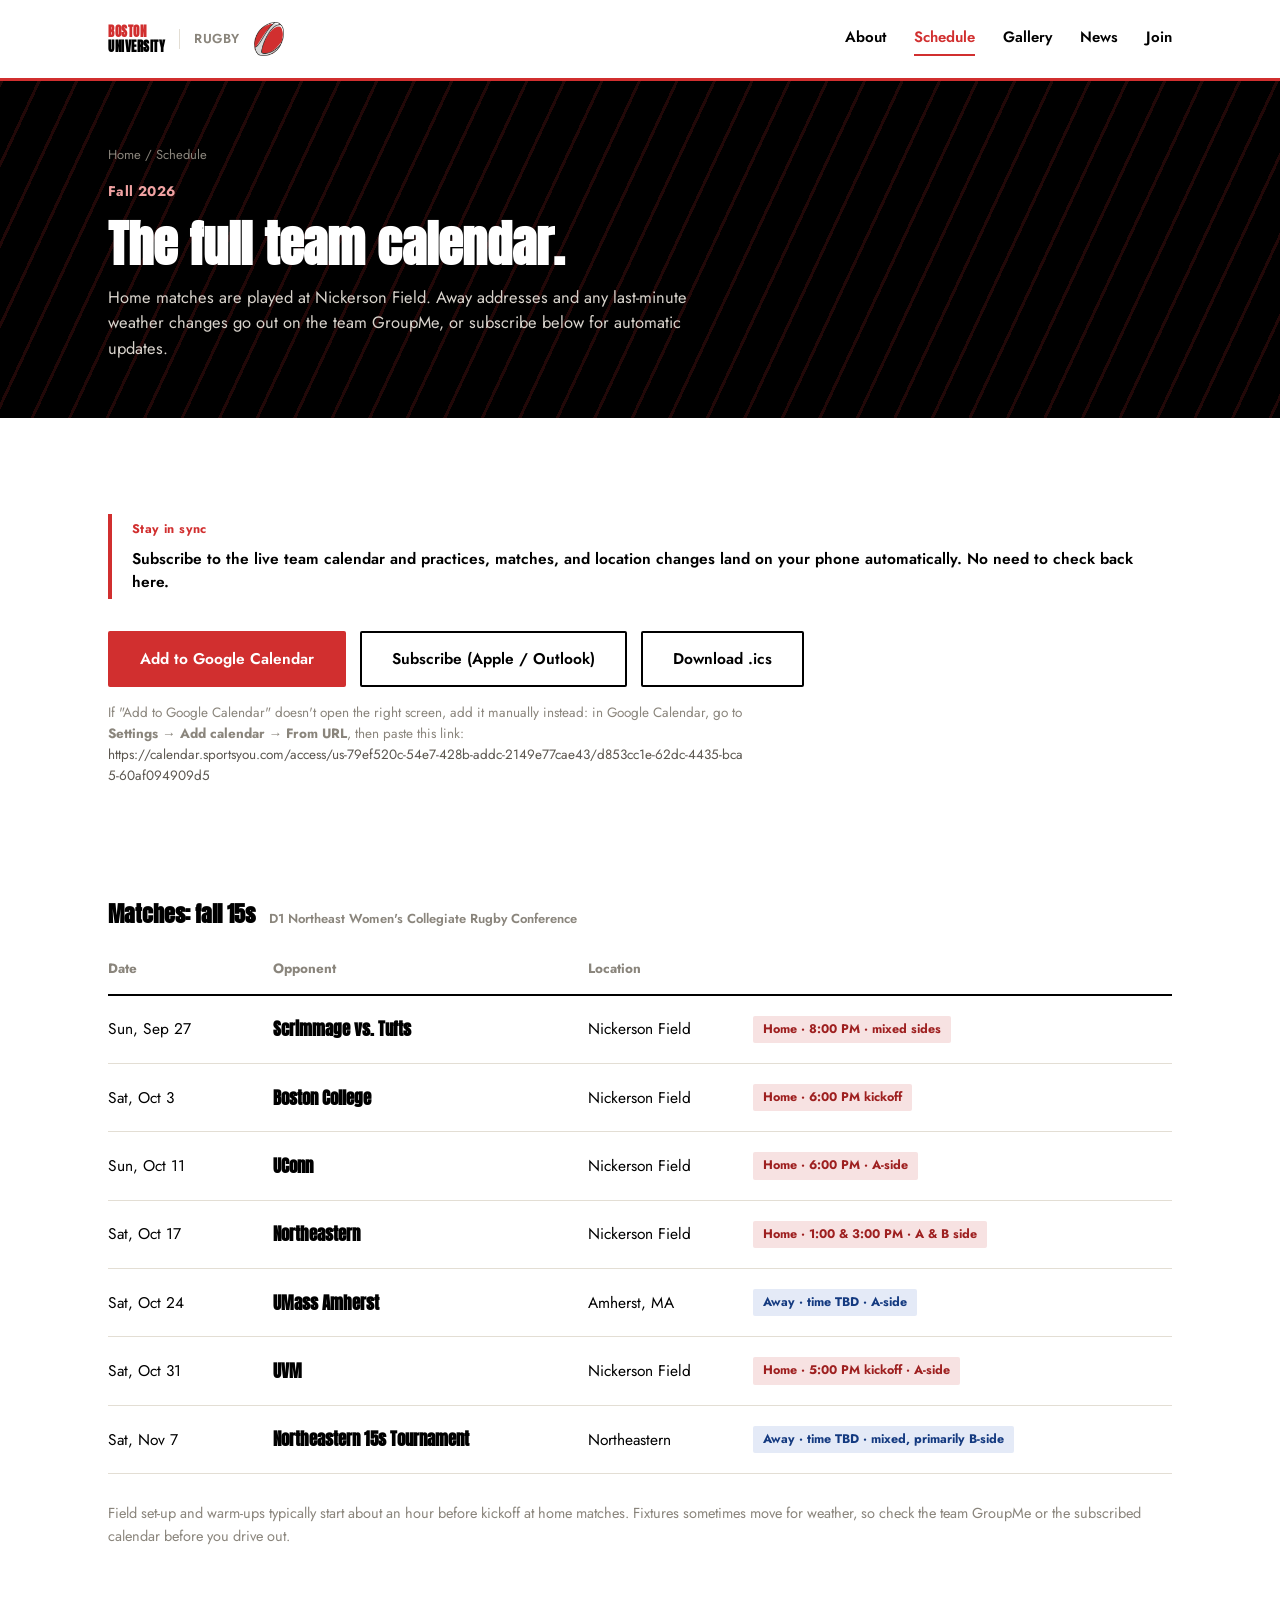
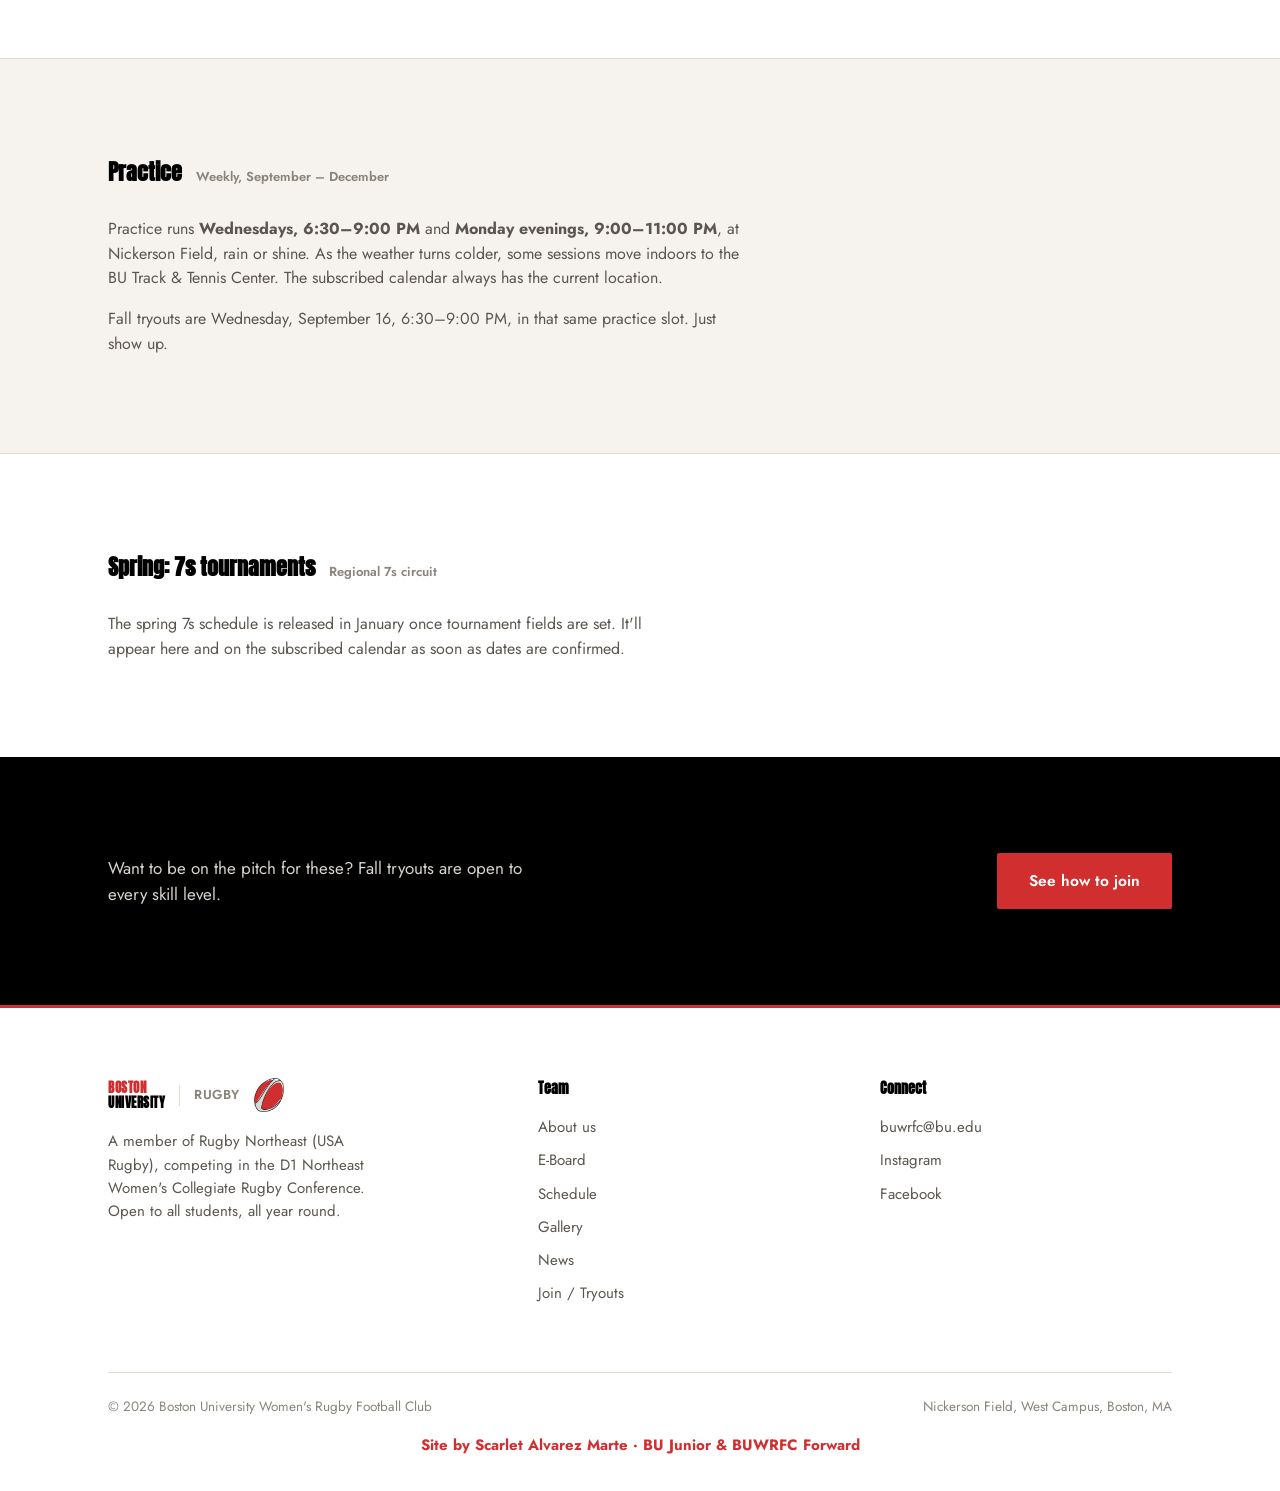
<file: schedule.html>
<!DOCTYPE html>
<html lang="en">
<head>
<meta charset="UTF-8">
<meta name="viewport" content="width=device-width, initial-scale=1.0">
<meta name="theme-color" content="#D12F2F">
<title>Schedule: Boston University Women's Rugby</title>
<meta name="description" content="BU Women's Rugby fall 15s schedule, practice times, and a subscribable team calendar. Home matches at Nickerson Field.">
<link rel="preconnect" href="https://fonts.googleapis.com">
<link rel="preconnect" href="https://fonts.gstatic.com" crossorigin>
<link href="https://fonts.googleapis.com/css2?family=Anton&family=Jost:ital,wght@0,400;0,500;0,600;0,700;1,400;1,500&display=swap" rel="stylesheet">
<link rel="icon" type="image/png" href="images/brand/favicon.png">
<link rel="stylesheet" href="css/styles.css">
</head>
<body>

<a href="#main" class="skip-link">Skip to content</a>

<header>
  <nav class="wrap">
    <a href="index.html" class="wordmark">
      <span class="type"><span class="l1">BOSTON</span><span class="l2">UNIVERSITY</span></span>
      <span class="rugby">RUGBY</span>
      <img src="images/brand/logo.png" class="logo-mark" alt="">
    </a>
    <button class="nav-toggle" aria-label="Toggle menu" aria-expanded="false">&#9776;</button>
    <div class="nav-links">
      <a href="about.html">About</a>
      <a href="schedule.html">Schedule</a>
      <a href="gallery.html">Gallery</a>
      <a href="news.html">News</a>
      <a href="join.html">Join</a>
    </div>
  </nav>
</header>

<main id="main">

<section class="page-hero">
  <div class="wrap">
    <div class="breadcrumb"><a href="index.html">Home</a> / Schedule</div>
    <div class="kicker-inv">Fall 2026</div>
    <h1>The full team calendar.</h1>
    <p>Home matches are played at Nickerson Field. Away addresses and any last-minute weather changes go out on the team GroupMe, or subscribe below for automatic updates.</p>
  </div>
</section>

<section data-reveal style="padding-bottom:0;">
  <div class="wrap">
    <div class="tryout-box">
      <div class="tt">Stay in sync</div>
      <div class="dd">Subscribe to the live team calendar and practices, matches, and location changes land on your phone automatically. No need to check back here.</div>
    </div>
    <div style="display:flex;gap:14px;flex-wrap:wrap;">
      <a href="https://calendar.google.com/calendar/r?cid=webcal%3A%2F%2Fcalendar.sportsyou.com%2Faccess%2Fus-79ef520c-54e7-428b-addc-2149e77cae43%2Fd853cc1e-62dc-4435-bca5-60af094909d5" target="_blank" rel="noopener" class="btn btn-solid">Add to Google Calendar</a>
      <a href="webcal://calendar.sportsyou.com/access/us-79ef520c-54e7-428b-addc-2149e77cae43/d853cc1e-62dc-4435-bca5-60af094909d5" class="btn btn-outline">Subscribe (Apple / Outlook)</a>
      <a href="https://calendar.sportsyou.com/access/us-79ef520c-54e7-428b-addc-2149e77cae43/d853cc1e-62dc-4435-bca5-60af094909d5" target="_blank" rel="noopener" class="btn btn-outline">Download .ics</a>
    </div>
    <p style="font-size:13.5px;color:var(--faint);margin-top:16px;max-width:640px;">If "Add to Google Calendar" doesn't open the right screen, add it manually instead: in Google Calendar, go to <strong>Settings &rarr; Add calendar &rarr; From URL</strong>, then paste this link:<br><span style="word-break:break-all;color:var(--muted);">https://calendar.sportsyou.com/access/us-79ef520c-54e7-428b-addc-2149e77cae43/d853cc1e-62dc-4435-bca5-60af094909d5</span></p>
  </div>
</section>

<section class="schedule" data-reveal>
  <div class="wrap">
    <div class="schedule-section-title">
      <h3>Matches: fall 15s</h3>
      <span>D1 Northeast Women's Collegiate Rugby Conference</span>
    </div>
    <div class="table-scroll">
    <table>
      <thead><tr><th>Date</th><th>Opponent</th><th>Location</th><th></th></tr></thead>
      <tbody>
        <tr><td>Sun, Sep 27</td><td class="opp">Scrimmage vs. Tufts</td><td>Nickerson Field</td><td><span class="tag tag-home">Home &middot; 8:00 PM &middot; mixed sides</span></td></tr>
        <tr><td>Sat, Oct 3</td><td class="opp">Boston College</td><td>Nickerson Field</td><td><span class="tag tag-home">Home &middot; 6:00 PM kickoff</span></td></tr>
        <tr><td>Sun, Oct 11</td><td class="opp">UConn</td><td>Nickerson Field</td><td><span class="tag tag-home">Home &middot; 6:00 PM &middot; A-side</span></td></tr>
        <tr><td>Sat, Oct 17</td><td class="opp">Northeastern</td><td>Nickerson Field</td><td><span class="tag tag-home">Home &middot; 1:00 &amp; 3:00 PM &middot; A &amp; B side</span></td></tr>
        <tr><td>Sat, Oct 24</td><td class="opp">UMass Amherst</td><td>Amherst, MA</td><td><span class="tag tag-away">Away &middot; time TBD &middot; A-side</span></td></tr>
        <tr><td>Sat, Oct 31</td><td class="opp">UVM</td><td>Nickerson Field</td><td><span class="tag tag-home">Home &middot; 5:00 PM kickoff &middot; A-side</span></td></tr>
        <tr><td>Sat, Nov 7</td><td class="opp">Northeastern 15s Tournament</td><td>Northeastern</td><td><span class="tag tag-away">Away &middot; time TBD &middot; mixed, primarily B-side</span></td></tr>
      </tbody>
    </table>
    </div>
    <p class="schedule-note">Field set-up and warm-ups typically start about an hour before kickoff at home matches. Fixtures sometimes move for weather, so check the team GroupMe or the subscribed calendar before you drive out.</p>
  </div>
</section>

<section class="schedule" style="background:var(--bone);" data-reveal>
  <div class="wrap">
    <div class="schedule-section-title">
      <h3>Practice</h3>
      <span>Weekly, September – December</span>
    </div>
    <p style="font-size:16px;color:var(--muted);max-width:640px;">Practice runs <strong>Wednesdays, 6:30–9:00 PM</strong> and <strong>Monday evenings, 9:00–11:00 PM</strong>, at Nickerson Field, rain or shine. As the weather turns colder, some sessions move indoors to the BU Track &amp; Tennis Center. The subscribed calendar always has the current location.</p>
    <p style="font-size:16px;color:var(--muted);max-width:640px;margin-bottom:0;">Fall tryouts are Wednesday, September 16, 6:30–9:00 PM, in that same practice slot. Just show up.</p>
  </div>
</section>

<section class="schedule" data-reveal>
  <div class="wrap">
    <div class="schedule-section-title">
      <h3>Spring: 7s tournaments</h3>
      <span>Regional 7s circuit</span>
    </div>
    <p style="font-size:16px;color:var(--muted);max-width:560px;margin-bottom:0;">The spring 7s schedule is released in January once tournament fields are set. It'll appear here and on the subscribed calendar as soon as dates are confirmed.</p>
  </div>
</section>

<section class="join" data-reveal>
  <div class="wrap join-cta" style="border-top:none;padding-top:0;">
    <p>Want to be on the pitch for these? Fall tryouts are open to every skill level.</p>
    <a href="join.html" class="btn btn-solid">See how to join</a>
  </div>
</section>

</main>

<footer>
  <div class="wrap">
    <div class="foot-grid">
      <div class="foot-brand">
        <a href="index.html" class="wordmark">
          <span class="type"><span class="l1">BOSTON</span><span class="l2">UNIVERSITY</span></span>
          <span class="rugby">RUGBY</span>
          <img src="images/brand/logo.png" class="logo-mark" alt="">
        </a>
        <p>A member of Rugby Northeast (USA Rugby), competing in the D1 Northeast Women's Collegiate Rugby Conference. Open to all students, all year round.</p>
      </div>
      <div class="foot-col">
        <h4>Team</h4>
        <a href="about.html">About us</a>
        <a href="about.html#eboard">E-Board</a>
        <a href="schedule.html">Schedule</a>
        <a href="gallery.html">Gallery</a>
        <a href="news.html">News</a>
        <a href="join.html">Join / Tryouts</a>
      </div>
      <div class="foot-col">
        <h4>Connect</h4>
        <a href="mailto:buwrfc@bu.edu">buwrfc@bu.edu</a>
        <a href="https://www.instagram.com/buwrfc/" target="_blank" rel="noopener">Instagram</a>
        <a href="https://www.facebook.com/bostonuniversitywrfc" target="_blank" rel="noopener">Facebook</a>
      </div>
    </div>
    <div class="foot-bottom">
      <span>&copy; 2026 Boston University Women's Rugby Football Club</span>
      <span>Nickerson Field, West Campus, Boston, MA</span>
    </div>
    <div class="site-credit">Site by Scarlet Alvarez Marte &middot; BU Junior &amp; BUWRFC Forward</div>
  </div>
</footer>

<script src="js/main.js"></script>
</body>
</html>
</file>
<file: css/styles.css>
:root{
  --scarlet: #D12F2F;
  --scarlet-dark: #9E2020;
  --scarlet-light: #F0A2A2;
  --blue: #1B4CA4;
  --blue-dark: #143A80;
  --blue-light: #A9C0E8;
  --ink: #000000;
  --paper: #FFFFFF;
  --bone: #F6F3EE;
  --line: #E3DED4;
  --muted: #5B564F;
  --faint: #8A857C;
  --shadow: 0 14px 34px rgba(17,17,17,0.08);
}
*{box-sizing:border-box;}
html{scroll-behavior:smooth;}
body{
  margin:0;
  font-family:'Jost', sans-serif;
  color:var(--ink);
  background:var(--paper);
  line-height:1.55;
}
h1,h2,h3,h4,.serif{ font-family:'Anton', sans-serif; margin:0; }
a{color:inherit;}
img{max-width:100%;display:block;}
[id]{scroll-margin-top:98px;}
.wrap{max-width:1120px;margin:0 auto;padding:0 28px;}

/* ---------- ACCESSIBILITY ---------- */
.skip-link{
  position:absolute;left:-999px;top:auto;width:1px;height:1px;overflow:hidden;
  background:var(--scarlet);color:#fff;padding:14px 22px;z-index:200;font-weight:700;
  text-decoration:none;border-radius:2px;
}
.skip-link:focus{left:16px;top:16px;width:auto;height:auto;overflow:visible;}
a:focus-visible, button:focus-visible, summary:focus-visible{
  outline:3px solid var(--scarlet);outline-offset:2px;
}

/* ---------- BUTTONS ---------- */
.btn{
  display:inline-block;
  font-weight:600;
  font-size:15.5px;
  padding:14px 30px;
  border-radius:2px;
  text-decoration:none;
  border:2px solid var(--ink);
  cursor:pointer;
  background:none;
  font-family:inherit;
  transition:background .2s ease, color .2s ease, border-color .2s ease;
}
.btn-solid{background:var(--scarlet);border-color:var(--scarlet);color:var(--paper);}
.btn-solid:hover{background:var(--scarlet-dark);border-color:var(--scarlet-dark);}
.btn-ghost{background:transparent;color:var(--paper);border-color:var(--paper);}
.btn-ghost:hover{background:var(--paper);color:var(--ink);}
.btn-outline{background:transparent;color:var(--ink);border-color:var(--ink);}
.btn-outline:hover{background:var(--ink);color:var(--paper);}
.btn-sm{font-size:14px;padding:10px 20px;}

/* ---------- WORDMARK ---------- */
.wordmark{display:flex;align-items:center;gap:14px;text-decoration:none;color:var(--ink);}
.wordmark .type{font-family:'Anton', sans-serif;line-height:1;}
.wordmark .type .l1{display:block;font-size:13px;font-weight:700;color:var(--scarlet);letter-spacing:0.5px;}
.wordmark .type .l2{display:block;font-size:13px;font-weight:700;color:var(--ink);letter-spacing:0.5px;margin-top:2px;}
.wordmark .rugby{font-size:13px;font-weight:600;color:var(--faint);border-left:1px solid var(--line);padding-left:14px;letter-spacing:0.5px;}
.wordmark .logo-mark{height:34px;width:auto;display:block;}

/* ---------- NAV ---------- */
header{position:sticky;top:0;z-index:50;background:var(--paper);border-bottom:3px solid var(--scarlet);}
nav.wrap{display:flex;align-items:center;justify-content:space-between;height:78px;}
.nav-links{display:flex;align-items:center;gap:28px;}
.nav-links a{font-size:15px;font-weight:600;text-decoration:none;color:var(--ink);padding:4px 0;border-bottom:2px solid transparent;}
.nav-links a:hover, .nav-links a.current{border-bottom-color:var(--scarlet);}
.nav-links a.current{color:var(--scarlet);}
.nav-cta{font-size:14px;padding:10px 22px;}
.nav-toggle{display:none;background:none;border:none;font-size:26px;cursor:pointer;color:var(--ink);}
@media (max-width:860px){
  .nav-links{position:fixed;top:78px;left:0;right:0;bottom:0;background:var(--paper);flex-direction:column;align-items:flex-start;padding:28px;gap:22px;transform:translateX(100%);transition:transform .25s ease;overflow-y:auto;}
  .nav-links.open{transform:translateX(0);}
  .nav-toggle{display:block;}
}

/* ---------- HERO / POSTER (home only) ---------- */
.hero{background:var(--paper);padding:56px 0 0;}
.poster{
  position:relative;
  border:3px solid var(--ink);
  display:grid;grid-template-columns:1fr 1fr;
  min-height:560px;
  overflow:hidden;
}
.poster-photo, .ph-pattern{
  position:relative;
  background:
    linear-gradient(160deg, rgba(209,47,47,0.88), rgba(30,0,0,0.92)),
    repeating-linear-gradient(115deg, #3a3a3a 0 3px, #222 3px 6px);
  background-blend-mode:multiply, normal;
}
.poster-photo::before, .ph-pattern::before{
  content:"";position:absolute;inset:0;z-index:1;
  background:radial-gradient(circle at 30% 20%, rgba(255,255,255,0.15), transparent 55%);
}
.poster-photo img{width:100%;height:100%;object-fit:cover;display:block;position:relative;z-index:0;}
.poster-photo .cap{
  position:absolute;bottom:16px;left:16px;right:16px;z-index:2;
  color:rgba(255,255,255,0.75);font-size:12.5px;letter-spacing:0.3px;
}
.poster-copy{
  padding:56px 52px;display:flex;flex-direction:column;justify-content:center;
  background:var(--paper);
}
.poster-copy .eyebrow{
  font-weight:700;font-size:14px;color:var(--scarlet);letter-spacing:0.4px;margin-bottom:16px;
}
.poster-copy h1{
  font-size:clamp(38px,4.6vw,58px);
  font-weight:700;line-height:1.05;color:var(--ink);margin-bottom:18px;
}
.poster-copy h1 em{color:var(--scarlet);font-style:normal;}
.poster-copy p.lede{font-size:17px;color:#3A3630;max-width:420px;margin-bottom:30px;}
.tryout-box{
  border-left:4px solid var(--scarlet);
  padding:6px 0 6px 20px;margin-bottom:32px;
}
.tryout-box .tt{font-size:12.5px;font-weight:700;color:var(--scarlet);letter-spacing:0.4px;margin-bottom:8px;}
.tryout-box .dd{font-size:15.5px;color:var(--ink);font-weight:600;line-height:1.5;}
.hero-actions{display:flex;gap:14px;flex-wrap:wrap;}
@media (max-width:860px){
  .poster{grid-template-columns:1fr;}
  .poster-photo{min-height:280px;}
  .poster-copy{padding:40px 28px;}
}

/* ---------- PAGE HERO (interior pages) ---------- */
.page-hero{background:var(--ink);color:var(--paper);padding:64px 0 56px;position:relative;overflow:hidden;}
.page-hero::before{
  content:"";position:absolute;inset:0;
  background:repeating-linear-gradient(115deg, rgba(209,47,47,0.16) 0 3px, transparent 3px 34px);
  pointer-events:none;
}
.page-hero .wrap{position:relative;}
.breadcrumb{font-size:13px;color:var(--faint);margin-bottom:16px;}
.breadcrumb a{text-decoration:none;color:var(--faint);}
.breadcrumb a:hover{color:var(--scarlet-light);}
.page-hero .kicker-inv{font-weight:700;font-size:14px;color:var(--scarlet-light);letter-spacing:0.4px;margin-bottom:14px;}
.page-hero h1{font-size:clamp(32px,4.8vw,50px);font-weight:700;line-height:1.08;margin-bottom:14px;}
.page-hero p{font-size:16.5px;color:#D8D3CC;max-width:580px;margin:0;}

/* ---------- STATS STRIP ---------- */
.stats{border-bottom:1px solid var(--line);}
.stats .wrap{display:grid;grid-template-columns:repeat(4,1fr);}
.stats div{padding:30px 24px;border-right:1px solid var(--line);}
.stats div:last-child{border-right:none;}
.stats .num{font-family:'Anton',sans-serif;font-size:32px;font-weight:700;color:var(--scarlet);}
.stats .lbl{font-size:13.5px;color:var(--muted);margin-top:4px;}
@media (max-width:700px){.stats .wrap{grid-template-columns:repeat(2,1fr);}.stats div{border-bottom:1px solid var(--line);}}

/* ---------- SECTION SCAFFOLD ---------- */
section{padding:96px 0;}
.section-head{display:flex;justify-content:space-between;align-items:flex-end;gap:40px;margin-bottom:52px;flex-wrap:wrap;}
.section-head h2{font-size:clamp(30px,4vw,42px);max-width:560px;font-weight:700;}
.section-head p{max-width:360px;color:var(--muted);font-size:16px;margin:10px 0 0;}
.kicker{font-size:14px;font-weight:700;color:var(--scarlet);margin-bottom:10px;letter-spacing:0.3px;}
@media (max-width:700px){
  section{padding:56px 0;}
  .section-head{margin-bottom:34px;}
  .wrap{padding:0 20px;}
}

/* ---------- REVEAL ON SCROLL ---------- */
[data-reveal]{opacity:0;transform:translateY(18px);transition:opacity .6s ease, transform .6s ease;}
[data-reveal].in-view{opacity:1;transform:none;}

/* ---------- ABOUT ---------- */
.about{background:var(--bone);}
.about-grid{display:grid;grid-template-columns:1fr 1fr;gap:64px;align-items:center;}
.about-copy p{font-size:17px;color:#3A3630;margin:0 0 18px;}
.about-photo{
  aspect-ratio:4/5;position:relative;overflow:hidden;
  background:linear-gradient(150deg, rgba(209,47,47,0.85), rgba(20,0,0,0.9)),
    repeating-linear-gradient(70deg, #333 0 3px, #1a1a1a 3px 6px);
  background-blend-mode:multiply, normal;
}
.about-photo img{width:100%;height:100%;object-fit:cover;display:block;}
.about-photo .cap{position:absolute;bottom:14px;left:14px;color:rgba(255,255,255,0.75);font-size:12.5px;}
.quote-inline{font-style:italic;color:var(--scarlet-dark);}
@media (max-width:860px){.about-grid{grid-template-columns:1fr;}}

/* ---------- COACHES ---------- */
.coaches-grid{display:grid;grid-template-columns:repeat(3,1fr);gap:28px;}
.coach-card{border:1px solid var(--line);}
.coach-photo{aspect-ratio:1/1;}
.coach-photo img{width:100%;height:100%;object-fit:cover;}
.coach-photo .init{color:rgba(255,255,255,0.9);font-family:'Anton',sans-serif;font-size:40px;font-weight:700;position:absolute;inset:0;display:flex;align-items:center;justify-content:center;}
.coach-body{padding:20px 22px;}
.coach-body h4{font-size:18px;margin-bottom:4px;}
.coach-body .role{font-size:13px;color:var(--scarlet);font-weight:700;letter-spacing:0.3px;margin-bottom:10px;}
.coach-body p{font-size:14.5px;color:var(--muted);margin:0;}
@media (max-width:860px){.coaches-grid{grid-template-columns:1fr;}}

/* ---------- E-BOARD ---------- */
.eboard-intro{display:block;width:100%;max-width:340px;height:auto;margin:0 auto 56px;border:1px solid var(--line);box-shadow:var(--shadow);}
.eboard-grid{display:grid;grid-template-columns:repeat(auto-fill,minmax(220px,1fr));gap:24px;}
.eboard-card{border:1px solid var(--line);background:var(--paper);overflow:hidden;transition:transform .25s ease, box-shadow .25s ease;}
.eboard-card:hover{transform:translateY(-4px);box-shadow:var(--shadow);}
.eboard-trigger{display:block;width:100%;border:none;background:none;padding:0;margin:0;font:inherit;color:inherit;text-align:left;cursor:pointer;}
.eboard-card img{width:100%;aspect-ratio:4/5;object-fit:cover;display:block;}
.eboard-body{padding:14px 18px 16px;}
.eboard-body h4{font-size:16px;margin-bottom:2px;}
.eboard-body .role{font-size:12.5px;color:var(--scarlet);font-weight:700;letter-spacing:0.3px;}
.eboard-body .more-hint{font-size:11.5px;color:var(--faint);margin-top:9px;display:flex;align-items:center;justify-content:space-between;}
.eboard-body .more-hint::after{content:'+';font-weight:700;color:var(--scarlet);font-size:15px;}
.eboard-card.expanded .more-hint::after{content:'\2212';}
.eboard-more{max-height:0;overflow:hidden;transition:max-height .3s ease;padding:0 18px;}
.eboard-more p{font-size:13px;color:var(--muted);margin:0 0 16px;}
.eboard-card.expanded .eboard-more{max-height:90px;}

/* ---------- PILLARS ---------- */
.pillars{display:grid;grid-template-columns:repeat(3,1fr);gap:1px;background:var(--line);border:1px solid var(--line);}
.pillar{background:var(--paper);padding:40px 34px;}
.pillar .idx{font-size:14px;color:var(--scarlet);font-weight:700;margin-bottom:18px;}
.pillar h3{font-size:22px;margin-bottom:12px;font-weight:700;}
.pillar p{color:var(--muted);font-size:15.5px;margin:0;}
@media (max-width:860px){.pillars{grid-template-columns:1fr;}}

/* ---------- PRESS STRIP ---------- */
.press-strip{padding:44px 0;background:var(--bone);border-top:1px solid var(--line);border-bottom:1px solid var(--line);}
.press-strip .wrap{display:flex;align-items:center;justify-content:space-between;gap:20px;flex-wrap:wrap;}
.press-strip p{margin:0;font-size:15.5px;color:#3A3630;max-width:640px;}

/* ---------- TESTIMONIALS ---------- */
.testimonials{background:var(--paper);text-align:center;}
.testimonials .wrap{max-width:760px;}
.hearts{margin:0 auto 36px;display:block;}
.t-slide{display:none;}
.t-slide.active{display:block;animation:t-fade .4s ease;}
@keyframes t-fade{from{opacity:0;transform:translateY(6px);}to{opacity:1;transform:translateY(0);}}
.testimonials blockquote{
  font-size:clamp(19px,2.4vw,23px);color:#2A2622;line-height:1.6;margin:0 0 22px;
  font-family:'Jost',sans-serif;font-style:italic;font-weight:500;
  min-height:140px;display:flex;align-items:center;justify-content:center;
}
.testimonials .att{color:var(--scarlet);font-weight:700;font-size:15px;letter-spacing:0.4px;}
.testimonials .att .cls{display:block;color:var(--faint);font-weight:600;font-size:13px;margin-top:3px;letter-spacing:0.3px;}
.t-controls{display:flex;align-items:center;justify-content:center;gap:22px;margin-top:36px;}
.t-arrow{
  background:none;border:2px solid var(--ink);width:38px;height:38px;border-radius:50%;
  cursor:pointer;font-size:16px;display:flex;align-items:center;justify-content:center;
  color:var(--ink);
}
.t-arrow:hover{background:var(--ink);color:var(--paper);}
.t-dots{display:flex;justify-content:center;gap:8px;}
.t-dots button{width:8px;height:8px;padding:0;border-radius:50%;background:var(--line);border:none;cursor:pointer;}
.t-dots button.active{background:var(--scarlet);}

/* ---------- PLACEHOLDER NOTE ---------- */
.placeholder-note{
  background:var(--bone);border-left:4px solid var(--scarlet);
  padding:14px 20px;font-size:14px;color:var(--muted);margin-bottom:48px;
}
.placeholder-note strong{color:var(--ink);}

.badge-allstar{display:inline-block;margin-top:8px;font-size:11px;font-weight:700;letter-spacing:0.3px;color:#fff;background:var(--blue);padding:3px 9px;border-radius:2px;}

/* ---------- INSTAGRAM STRIP ---------- */
.insta-head{display:flex;align-items:center;justify-content:space-between;gap:20px;flex-wrap:wrap;margin-bottom:24px;}
.insta-head .handle{display:flex;align-items:center;gap:10px;font-weight:700;font-size:16px;}
.insta-head .handle svg{flex-shrink:0;}
.insta-grid{display:grid;grid-template-columns:repeat(6,1fr);gap:5px;}
.insta-tile{position:relative;aspect-ratio:1/1;overflow:hidden;display:block;}
.insta-tile img{width:100%;height:100%;object-fit:cover;display:block;transition:transform .35s ease;}
.insta-tile .overlay{
  position:absolute;inset:0;background:rgba(17,17,17,0.45);opacity:0;transition:opacity .2s ease;
  display:flex;align-items:center;justify-content:center;color:#fff;
}
.insta-tile:hover img{transform:scale(1.06);}
.insta-tile:hover .overlay{opacity:1;}
@media (max-width:860px){.insta-grid{grid-template-columns:repeat(3,1fr);}}

/* ---------- MARQUEE (gallery, auto-scrolling) ---------- */
.marquee{overflow:hidden;-webkit-mask-image:linear-gradient(90deg, transparent, #000 6%, #000 94%, transparent);mask-image:linear-gradient(90deg, transparent, #000 6%, #000 94%, transparent);}
.marquee + .marquee{margin-top:14px;}
.marquee-row{display:flex;gap:14px;width:max-content;}
.marquee-row img{height:230px;width:auto;flex:0 0 auto;display:block;border:1px solid var(--line);object-fit:cover;}
.marquee-row.dir-left{animation:marquee-left 50s linear infinite;}
.marquee-row.dir-right{animation:marquee-right 50s linear infinite;transform:translateX(-50%);}
@keyframes marquee-left{from{transform:translateX(0);}to{transform:translateX(-50%);}}
@keyframes marquee-right{from{transform:translateX(-50%);}to{transform:translateX(0);}}
@media (max-width:700px){.marquee-row img{height:150px;}}

/* ---------- GALLERY ---------- */
.gallery-grid{display:grid;grid-template-columns:repeat(auto-fill,minmax(240px,1fr));gap:14px;}
.gallery-item{position:relative;aspect-ratio:4/3;overflow:hidden;cursor:pointer;border:1px solid var(--line);}
.gallery-item .ph{width:100%;height:100%;transition:transform .35s ease;}
.gallery-item:hover .ph{transform:scale(1.05);}
.gallery-item .cap-overlay{
  position:absolute;inset:auto 0 0 0;background:linear-gradient(transparent, rgba(0,0,0,0.75));
  color:#fff;padding:12px 14px;font-size:13px;opacity:0;transition:opacity .25s ease;
}
.gallery-item:hover .cap-overlay{opacity:1;}
.lightbox{
  position:fixed;inset:0;background:rgba(8,8,8,0.94);display:flex;align-items:center;justify-content:center;
  z-index:300;opacity:0;visibility:hidden;transition:opacity .25s ease;padding:28px;
}
.lightbox.open{opacity:1;visibility:visible;}
.lightbox-inner{max-width:760px;width:100%;}
.lightbox-photo{aspect-ratio:4/3;position:relative;border:1px solid rgba(255,255,255,0.15);}
.lightbox-cap{color:#fff;text-align:center;margin-top:16px;font-size:15px;}
.lightbox-bar{display:flex;align-items:center;justify-content:space-between;margin-top:20px;}
.lightbox-close, .lightbox-nav button{
  background:none;border:2px solid rgba(255,255,255,0.6);color:#fff;width:38px;height:38px;
  border-radius:50%;cursor:pointer;font-size:16px;display:flex;align-items:center;justify-content:center;
}
.lightbox-close:hover, .lightbox-nav button:hover{background:#fff;color:var(--ink);}
.lightbox-nav{display:flex;gap:12px;}

/* ---------- NEWS ---------- */
.news-toolbar{display:flex;gap:10px;flex-wrap:wrap;margin-bottom:44px;}
.filter-btn{border:2px solid var(--ink);background:transparent;color:var(--ink);padding:8px 18px;border-radius:20px;font-size:13.5px;font-weight:600;cursor:pointer;font-family:inherit;}
.filter-btn.active, .filter-btn:hover{background:var(--ink);color:var(--paper);}
.news-grid{display:grid;grid-template-columns:repeat(auto-fill,minmax(280px,1fr));gap:28px;}
.news-card{border:1px solid var(--line);display:flex;flex-direction:column;background:var(--paper);}
.news-card .thumb{aspect-ratio:16/9;overflow:hidden;}
.news-card .thumb img{width:100%;height:100%;object-fit:cover;display:block;}
.news-card .body{padding:22px;display:flex;flex-direction:column;flex:1;}
.news-card .cat{font-size:12px;font-weight:700;color:var(--scarlet);letter-spacing:0.4px;margin-bottom:8px;}
.news-card h3{font-size:19px;margin-bottom:8px;font-weight:700;}
.news-card .date{font-size:13px;color:var(--faint);margin-bottom:12px;}
.news-card p{font-size:14.5px;color:var(--muted);margin:0 0 16px;flex:1;}
.news-card a.readmore{font-size:14px;font-weight:700;color:var(--ink);text-decoration:none;border-bottom:2px solid var(--scarlet);align-self:flex-start;}
.post{max-width:720px;margin:0 auto;padding-top:48px;border-top:1px solid var(--line);}
.post + .post{margin-top:12px;}
.post .cat{font-size:12px;font-weight:700;color:var(--scarlet);letter-spacing:0.4px;margin-bottom:10px;}
.post h2{font-size:28px;margin-bottom:10px;}
.post .date{font-size:13.5px;color:var(--faint);margin-bottom:26px;}
.post p{font-size:16.5px;color:#3A3630;margin:0 0 18px;}
.posts-list{display:flex;flex-direction:column;gap:60px;}

/* ---------- JOIN ---------- */
.join{background:var(--ink);color:var(--paper);}
.join .section-head p{color:#B0ABA3;}
.steps{display:grid;grid-template-columns:repeat(3,1fr);gap:40px;margin-bottom:56px;}
.step .num{font-family:'Anton',sans-serif;font-size:40px;font-weight:700;color:var(--scarlet);margin-bottom:14px;}
.step h3{font-size:19px;margin-bottom:10px;font-weight:700;}
.step p{color:#B0ABA3;font-size:15px;margin:0;}
@media (max-width:860px){.steps{grid-template-columns:1fr;}}
.join-cta{display:flex;align-items:center;justify-content:space-between;flex-wrap:wrap;gap:24px;border-top:1px solid rgba(255,255,255,0.15);padding-top:40px;}
.join-cta p{margin:0;font-size:17px;color:#D8D3CC;max-width:440px;}

/* ---------- FAQ ---------- */
.faq{border-top:1px solid var(--line);}
.faq-item{border-bottom:1px solid var(--line);}
.faq-item summary{padding:22px 0;font-weight:700;font-size:16.5px;cursor:pointer;list-style:none;display:flex;justify-content:space-between;align-items:center;gap:20px;}
.faq-item summary::-webkit-details-marker{display:none;}
.faq-item summary::after{content:'+';font-size:22px;color:var(--scarlet);flex-shrink:0;}
.faq-item[open] summary::after{content:'\2212';}
.faq-item p{padding:0 0 22px;color:var(--muted);font-size:15px;max-width:640px;}

/* ---------- GEAR LIST ---------- */
.gear-grid{display:grid;grid-template-columns:repeat(2,1fr);gap:16px 40px;}
.gear-grid li{list-style:none;padding:14px 0;border-bottom:1px solid var(--line);font-size:15.5px;display:flex;justify-content:space-between;gap:20px;}
.gear-grid li span{color:var(--faint);font-size:13.5px;font-weight:600;}
@media (max-width:700px){.gear-grid{grid-template-columns:1fr;}}

/* ---------- SCHEDULE ---------- */
.table-scroll{width:100%;overflow-x:auto;-webkit-overflow-scrolling:touch;}
.schedule table{width:100%;border-collapse:collapse;}
.schedule th{text-align:left;font-weight:700;font-size:13.5px;color:var(--faint);padding:0 0 14px;border-bottom:2px solid var(--ink);white-space:nowrap;}
.schedule td{padding:20px 0;border-bottom:1px solid var(--line);font-size:15.5px;vertical-align:middle;white-space:nowrap;}
.schedule td:first-child, .schedule th:first-child{padding-right:20px;}
.schedule .opp{font-weight:700;font-size:17px;font-family:'Anton',sans-serif;}
.tag{display:inline-block;font-size:12.5px;font-weight:700;padding:4px 10px;border-radius:2px;}
.tag-home{background:#F7E2E2;color:var(--scarlet-dark);}
.tag-away{background:#E4EAF7;color:var(--blue-dark);}
.schedule-note{margin-top:28px;font-size:14.5px;color:var(--faint);}
.schedule + .schedule{border-top:1px solid var(--line);}
.schedule-section-title{display:flex;align-items:baseline;gap:14px;margin-bottom:28px;}
.schedule-section-title h3{font-size:22px;font-weight:700;}
.schedule-section-title span{font-size:13px;color:var(--faint);font-weight:600;}
@media (max-width:700px){
  .schedule td{padding:16px 0;font-size:14px;}
  .schedule td:first-child, .schedule th:first-child{padding-right:14px;}
  .schedule .opp{font-size:15px;}
}

/* ---------- FOOTER ---------- */
footer{background:var(--paper);padding:70px 0 30px;border-top:3px solid var(--scarlet);}
.foot-grid{display:grid;grid-template-columns:1.3fr 1fr 1fr;gap:50px;margin-bottom:56px;}
.foot-brand p{color:var(--muted);font-size:15px;max-width:280px;margin-top:18px;}
.foot-col h4{font-size:14px;margin-bottom:16px;font-weight:700;}
.foot-col a{display:block;text-decoration:none;color:var(--muted);font-size:15px;margin-bottom:10px;}
.foot-col a:hover{color:var(--scarlet);}
.foot-bottom{border-top:1px solid var(--line);padding-top:24px;display:flex;justify-content:space-between;flex-wrap:wrap;gap:10px;font-size:13.5px;color:var(--faint);}
.site-credit{text-align:center;padding:16px 0 4px;font-size:15px;font-weight:700;color:var(--scarlet);}
@media (max-width:860px){.foot-grid{grid-template-columns:1fr;gap:36px;}}

/* ---------- PLACEHOLDER PHOTO VARIANTS ---------- */
.ph-pattern{background-blend-mode:multiply, normal;}
.ph-a{background:linear-gradient(160deg, rgba(209,47,47,0.88), rgba(30,0,0,0.92)), repeating-linear-gradient(115deg, #3a3a3a 0 3px, #222 3px 6px);}
.ph-b{background:linear-gradient(150deg, rgba(20,0,0,0.9), rgba(209,47,47,0.8)), repeating-linear-gradient(70deg, #333 0 3px, #1a1a1a 3px 6px);}
.ph-c{background:linear-gradient(200deg, rgba(143,0,0,0.9), rgba(10,10,10,0.92)), repeating-linear-gradient(30deg, #2c2c2c 0 3px, #161616 3px 6px);}
.ph-d{background:linear-gradient(120deg, rgba(30,0,0,0.92), rgba(209,47,47,0.75)), repeating-linear-gradient(160deg, #383838 0 3px, #202020 3px 6px);}

@media (prefers-reduced-motion: reduce){ *{transition:none !important;animation:none !important;} [data-reveal]{opacity:1;transform:none;} }
</file>
